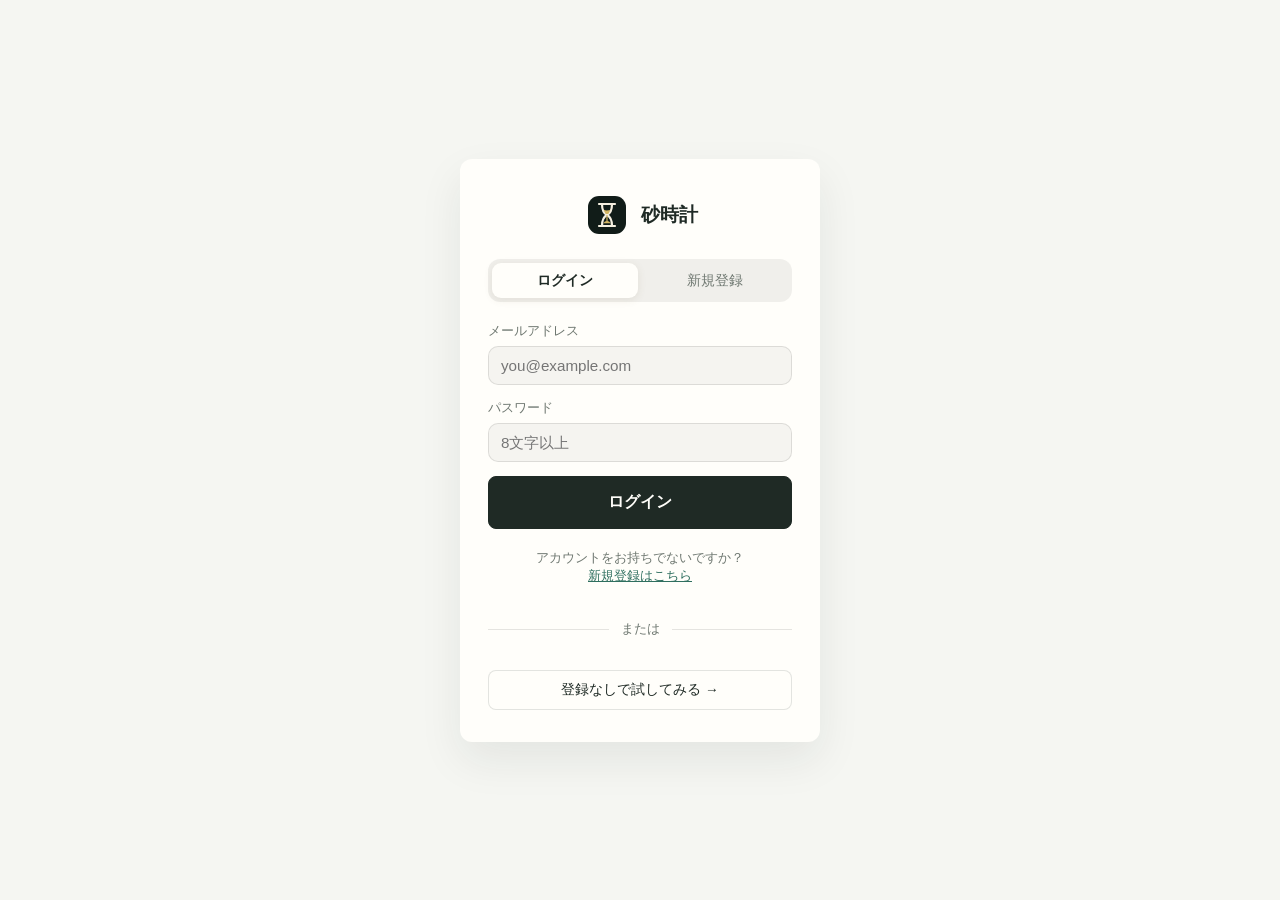
<file: index.html>
<!DOCTYPE html>
<html lang="ja">
  <head>
    <meta charset="UTF-8" />
    <meta name="viewport" content="width=device-width, initial-scale=1.0, maximum-scale=1, viewport-fit=cover" />
    <meta name="theme-color" content="#f5f6f2" />
    <title>砂時計</title>
    <script>
      try {
        const rawState = localStorage.getItem("streakgarden-state-v1");
        const hasLocalState = rawState || localStorage.getItem("tomosu-state-v1");
        const hasCachedSession = localStorage.getItem("streakbonsai-auth-v1");
        const isGuest = localStorage.getItem("sb-guest-v1") === "1";
        // 実行中セッションがあるときは認証チェックの画面で覆わない。
        // タイマーが動いているのに砂時計が見えない状態を作らないため。
        let hasRunningSession = false;
        try { hasRunningSession = Boolean(JSON.parse(rawState || "null")?.activeSession); } catch (_) {}
        if (hasLocalState && (hasCachedSession || isGuest || hasRunningSession)) {
          document.documentElement.classList.add("resume-cached");
        }
      } catch (_) {}
    </script>
    <link rel="icon" type="image/svg+xml" href="./hourglass-favicon.svg" />
    <link rel="stylesheet" href="./styles.css?v=20260906c" />
    <style>
      .auth-overlay {
        position: fixed !important;
        inset: 0 !important;
        z-index: 9999 !important;
        display: flex !important;
        align-items: center;
        justify-content: center;
        background: var(--bg, #f2e9d8);
        padding: 24px;
      }
      .auth-overlay[hidden] { display: none !important; }
      .resume-cached .auth-overlay[data-auth-state="checking"] { display: none !important; }
      .auth-card {
        background: var(--surface, rgba(255,253,246,0.96));
        border-radius: 26px;
        box-shadow: 0 18px 44px rgba(110,85,50,0.13);
        padding: 32px 28px;
        width: 100%;
        max-width: 360px;
        display: flex;
        flex-direction: column;
        gap: 20px;
      }
      .auth-logo { display: flex; align-items: center; gap: 10px; justify-content: center; }
      .auth-logo__name { font-size: 1.2rem; font-weight: 700; color: var(--ink, #2c2820); letter-spacing: .03em; }
      .auth-tabs { display: flex; gap: 4px; background: rgba(0,0,0,.06); border-radius: 12px; padding: 4px; }
      .auth-tab { flex: 1; background: none; border: none; border-radius: 9px; padding: 8px 0; font-size: .88rem; color: var(--muted, #7e7265); cursor: pointer; transition: background .15s, color .15s; }
      .auth-tab.is-active { background: var(--surface, #fff); color: var(--ink, #2c2820); font-weight: 600; box-shadow: 0 2px 8px rgba(110,85,50,.1); }
      .auth-form { display: flex; flex-direction: column; gap: 14px; }
      .field { display: flex; flex-direction: column; gap: 6px; }
      .field__label { font-size: .82rem; color: var(--muted, #7e7265); font-weight: 500; }
      .field__input { background: rgba(0,0,0,.04); border: 1.5px solid rgba(0,0,0,.1); border-radius: 10px; padding: 10px 12px; font-size: .95rem; color: var(--ink, #2c2820); outline: none; font-family: inherit; }
      .field__input:focus { border-color: var(--accent, #c75e33); }
      .auth-error { font-size: .83rem; color: var(--danger, #b04040); text-align: center; margin: 0; line-height: 1.4; }
      .auth-hint { font-size: .82rem; color: var(--muted, #7e7265); text-align: center; margin: 0; }
      .auth-switch { background: none; border: none; color: var(--accent, #c75e33); cursor: pointer; font-size: inherit; padding: 0; text-decoration: underline; font-family: inherit; }
      .auth-loading { display:flex; align-items:center; justify-content:center; margin:10px 0; }
      .auth-spinner { width:26px; height:26px; border:2.5px solid rgba(126,114,101,0.2); border-top-color:var(--muted,#7e7265); border-radius:50%; animation:spin .75s linear infinite; }
      @keyframes spin { to { transform:rotate(360deg); } }
      .auth-submit { width: 100%; }
      .auth-status {
        display: flex;
        align-items: center;
        justify-content: center;
        gap: 10px;
        color: var(--muted, #7e7265);
        font-size: .86rem;
        text-align: center;
        margin: 0;
      }
      .auth-overlay[data-auth-state="checking"] .auth-tabs,
      .auth-overlay[data-auth-state="checking"] .auth-form,
      .auth-overlay[data-auth-state="checking"] .auth-hint,
      .auth-overlay[data-auth-state="checking"] .auth-guest-sep,
      .auth-overlay[data-auth-state="checking"] .auth-guest-btn {
        display: none !important;
      }
      .auth-overlay[data-auth-state="ready"] .auth-status {
        display: none !important;
      }
    </style>
  </head>
  <body>
    <div class="app-shell">
      <div class="ambient ambient--left" aria-hidden="true"></div>
      <div class="ambient ambient--right" aria-hidden="true"></div>

      <div class="device-frame">
        <header class="topbar">
          <div class="topbar__brand">
            <span class="brand-chip">砂時計</span>
            <p class="topbar__date" id="today-label"></p>
          </div>
          <button
            type="button"
            class="ghost-button"
            id="setup-shortcut"
            data-action="open-setup"
          >
            設定
          </button>
        </header>

        <div class="guest-banner" id="guest-banner" hidden>
          <span class="guest-banner__text">端末保存中</span>
          <button type="button" class="guest-banner__btn" onclick="showAuthFromBanner()">保存</button>
          <button type="button" class="guest-banner__close" onclick="dismissGuestBanner()" aria-label="閉じる">✕</button>
        </div>

        <main class="screen-frame" id="screen-root" aria-live="polite"></main>

        <nav class="tabbar" id="bottom-nav" aria-label="主要画面">
          <button type="button" class="tabbar__item" data-action="navigate" data-view="today">
            <svg class="tabbar__icon" viewBox="0 0 24 24" aria-hidden="true" fill="currentColor">
              <circle cx="12" cy="12" r="4.5"/>
              <rect x="11" y="1" width="2" height="3" rx="1"/>
              <rect x="11" y="20" width="2" height="3" rx="1"/>
              <rect x="1" y="11" width="3" height="2" rx="1"/>
              <rect x="20" y="11" width="3" height="2" rx="1"/>
              <rect x="4.22" y="4.93" width="2" height="3" rx="1" transform="rotate(-45 4.22 4.93)"/>
              <rect x="17.66" y="4.93" width="2" height="3" rx="1" transform="rotate(45 17.66 4.93)"/>
              <rect x="4.22" y="18.36" width="2" height="3" rx="1" transform="rotate(45 4.22 18.36)"/>
              <rect x="17.66" y="18.36" width="2" height="3" rx="1" transform="rotate(-45 17.66 18.36)"/>
            </svg>
            <span>Today</span>
          </button>
          <button type="button" class="tabbar__item" data-action="navigate" data-view="review">
            <svg class="tabbar__icon" viewBox="0 0 24 24" aria-hidden="true" fill="currentColor">
              <rect x="3" y="13" width="4" height="8" rx="1"/>
              <rect x="10" y="7" width="4" height="14" rx="1"/>
              <rect x="17" y="3" width="4" height="18" rx="1"/>
            </svg>
            <span>Review</span>
          </button>
        </nav>
      </div>
    </div>

    <div class="sheet" id="session-sheet" hidden></div>
    <div class="toast" id="toast" hidden></div>

    <div class="auth-overlay" id="auth-overlay" data-auth-state="checking">
  <div class="auth-card">
    <div class="auth-logo">
      <svg viewBox="0 0 48 48" width="48" height="48" aria-hidden="true">
        <rect x="5" y="5" width="38" height="38" rx="11" fill="#111c18"/>
        <path d="M16 13H32M16 35H32M19 13C19 20 22 23 24 24C22 25 19 28 19 35M29 13C29 20 26 23 24 24C26 25 29 28 29 35" fill="none" stroke="#f5efe0" stroke-width="2.2" stroke-linecap="round" stroke-linejoin="round"/>
        <path d="M20.4 18.6C22.2 19.8 25.8 19.8 27.6 18.6L25.3 23H22.7L20.4 18.6Z" fill="#d5b764"/>
        <path d="M24 24.6V30.2" stroke="#d5b764" stroke-width="1.2" stroke-linecap="round"/>
        <path d="M20.5 32.2C22.1 29.2 25.9 29.2 27.5 32.2H20.5Z" fill="#d5b764"/>
      </svg>
      <span class="auth-logo__name">砂時計</span>
    </div>

    <p class="auth-status" id="auth-status">
      <span class="auth-spinner" aria-hidden="true"></span>
      起動中
    </p>

    <div class="auth-tabs" id="auth-tabs">
      <button type="button" class="auth-tab is-active" data-auth-tab="login">ログイン</button>
      <button type="button" class="auth-tab" data-auth-tab="signup">新規登録</button>
    </div>

    <form class="auth-form" id="auth-form" autocomplete="on">
      <div class="field">
        <label class="field__label" for="auth-email">メールアドレス</label>
        <input class="field__input" type="email" id="auth-email" name="email" required autocomplete="email" placeholder="you@example.com" />
      </div>
      <div class="field">
        <label class="field__label" for="auth-password">パスワード</label>
        <input class="field__input" type="password" id="auth-password" name="password" required autocomplete="current-password" placeholder="8文字以上" minlength="8" />
      </div>
      <p class="auth-error" id="auth-error" hidden></p>
      <button type="submit" class="action-button action-button--primary auth-submit" id="auth-submit">ログイン</button>
    </form>

    <p class="auth-hint" id="auth-hint">
      アカウントをお持ちでないですか？
      <button type="button" class="auth-switch" id="auth-switch-btn">新規登録はこちら</button>
    </p>

    <div class="auth-loading" id="auth-loading" hidden><div class="auth-spinner"></div></div>
      <div class="auth-guest-sep"><span>または</span></div>
      <button type="button" class="auth-guest-btn" id="auth-guest-btn">登録なしで試してみる →</button>
  </div>
</div>

    <script src="./supabase.js"></script>
    <script src="./app.js?v=20260906c"></script>
  </body>
</html>
</file>
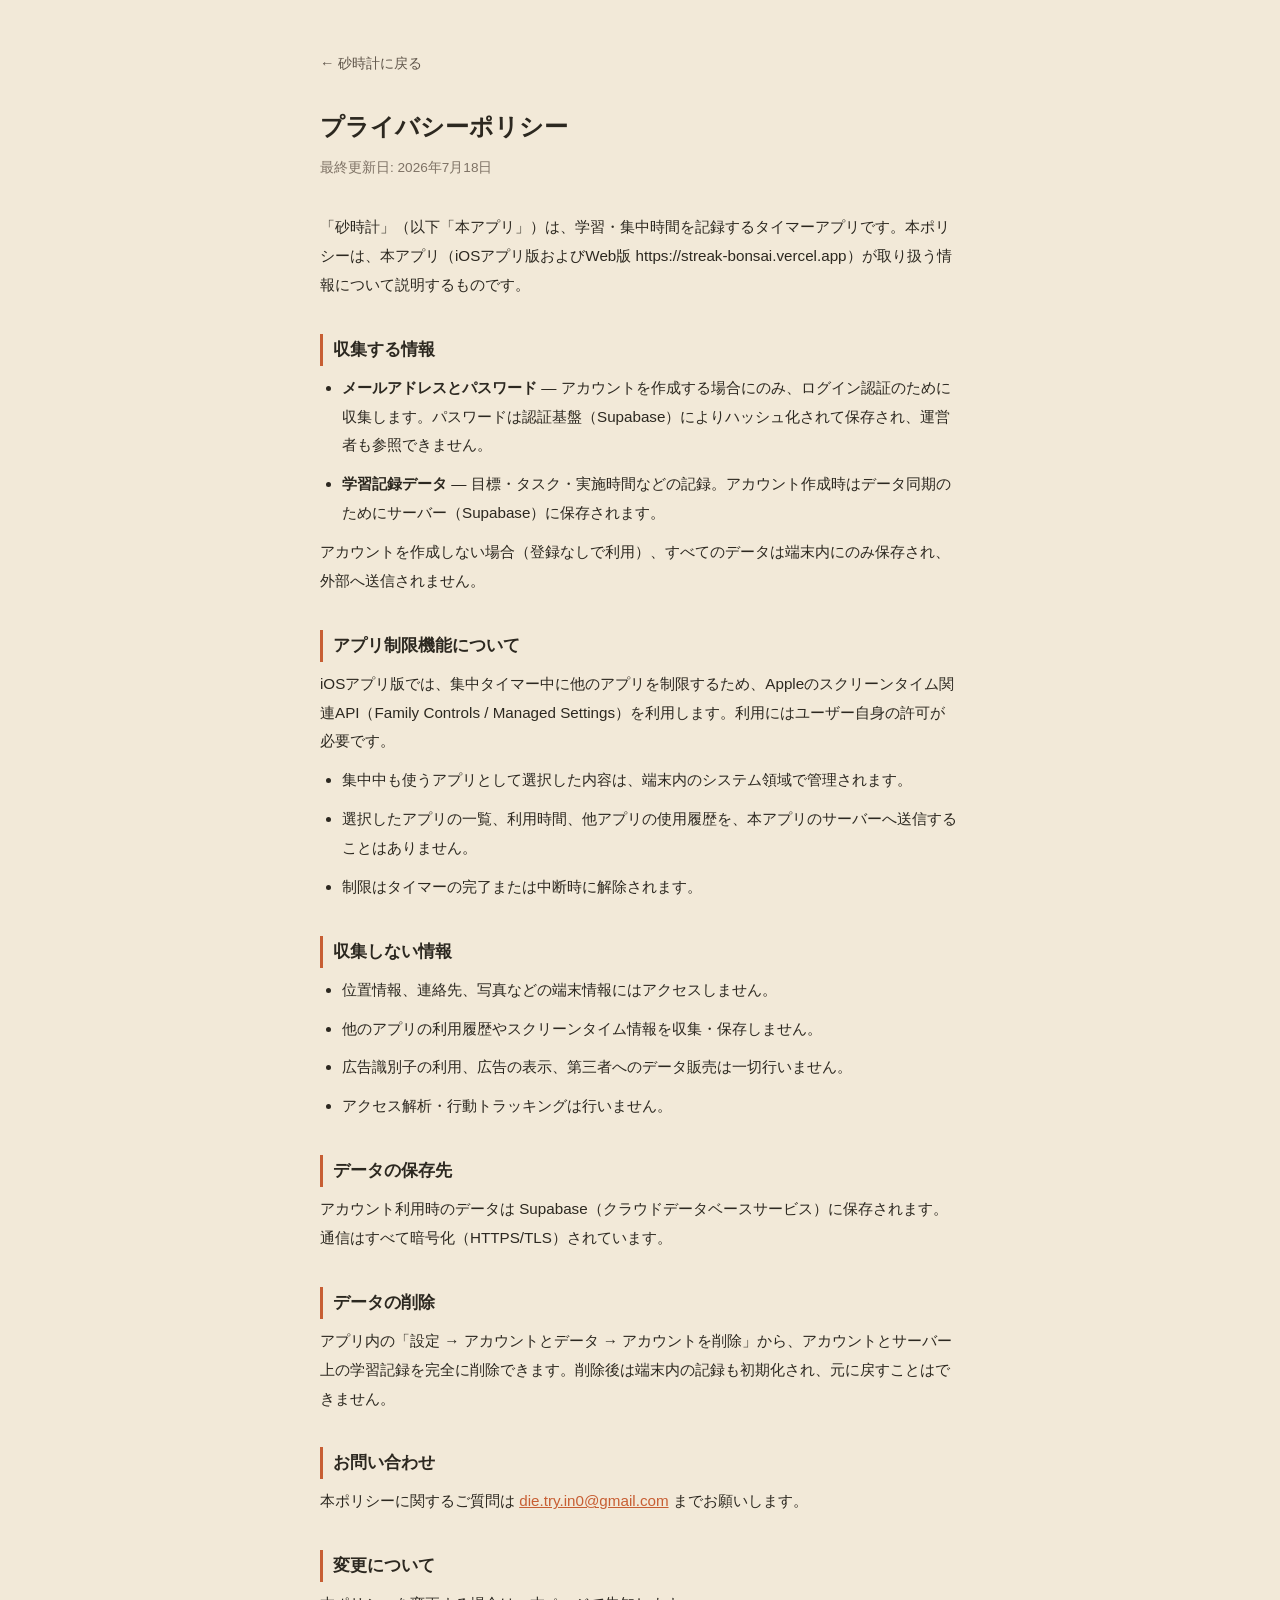
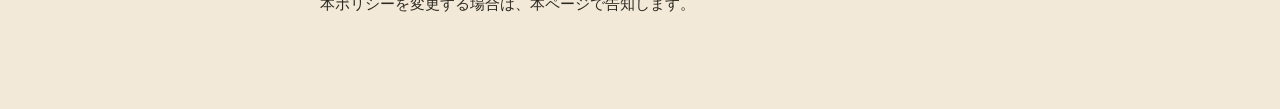
<file: privacy.html>
<!DOCTYPE html>
<html lang="ja">
<head>
  <meta charset="UTF-8" />
  <meta name="viewport" content="width=device-width, initial-scale=1.0" />
  <title>プライバシーポリシー — 砂時計</title>
  <link rel="icon" type="image/svg+xml" href="./hourglass-favicon.svg" />
  <style>
    body {
      margin: 0;
      background: #f2e9d8;
      color: #2c2820;
      font-family: "Hiragino Sans", "BIZ UDPGothic", "Yu Gothic UI", sans-serif;
      line-height: 1.9;
    }
    main {
      max-width: 640px;
      margin: 0 auto;
      padding: 48px 24px 80px;
    }
    h1 { font-size: 1.5rem; margin: 0 0 6px; }
    .updated { color: #7e7265; font-size: 0.85rem; margin: 0 0 32px; }
    h2 { font-size: 1.05rem; margin: 34px 0 8px; border-left: 3px solid #c75e33; padding-left: 10px; }
    p, li { font-size: 0.95rem; margin: 0 0 10px; }
    ul { padding-left: 22px; margin: 0 0 10px; }
    a { color: #c75e33; }
    .back-link {
      display: inline-flex;
      align-items: center;
      min-height: 44px;
      margin: -8px 0 18px;
      color: #5f554a;
      font-size: 0.9rem;
      text-decoration: none;
    }
  </style>
</head>
<body>
  <main>
    <a class="back-link" href="./index.html" id="back-to-app">&#8592; 砂時計に戻る</a>
    <h1>プライバシーポリシー</h1>
    <p class="updated">最終更新日: 2026年7月18日</p>

    <p>「砂時計」（以下「本アプリ」）は、学習・集中時間を記録するタイマーアプリです。本ポリシーは、本アプリ（iOSアプリ版およびWeb版 https://streak-bonsai.vercel.app）が取り扱う情報について説明するものです。</p>

    <h2>収集する情報</h2>
    <ul>
      <li><strong>メールアドレスとパスワード</strong> — アカウントを作成する場合にのみ、ログイン認証のために収集します。パスワードは認証基盤（Supabase）によりハッシュ化されて保存され、運営者も参照できません。</li>
      <li><strong>学習記録データ</strong> — 目標・タスク・実施時間などの記録。アカウント作成時はデータ同期のためにサーバー（Supabase）に保存されます。</li>
    </ul>
    <p>アカウントを作成しない場合（登録なしで利用）、すべてのデータは端末内にのみ保存され、外部へ送信されません。</p>

    <h2>アプリ制限機能について</h2>
    <p>iOSアプリ版では、集中タイマー中に他のアプリを制限するため、Appleのスクリーンタイム関連API（Family Controls / Managed Settings）を利用します。利用にはユーザー自身の許可が必要です。</p>
    <ul>
      <li>集中中も使うアプリとして選択した内容は、端末内のシステム領域で管理されます。</li>
      <li>選択したアプリの一覧、利用時間、他アプリの使用履歴を、本アプリのサーバーへ送信することはありません。</li>
      <li>制限はタイマーの完了または中断時に解除されます。</li>
    </ul>

    <h2>収集しない情報</h2>
    <ul>
      <li>位置情報、連絡先、写真などの端末情報にはアクセスしません。</li>
      <li>他のアプリの利用履歴やスクリーンタイム情報を収集・保存しません。</li>
      <li>広告識別子の利用、広告の表示、第三者へのデータ販売は一切行いません。</li>
      <li>アクセス解析・行動トラッキングは行いません。</li>
    </ul>

    <h2>データの保存先</h2>
    <p>アカウント利用時のデータは Supabase（クラウドデータベースサービス）に保存されます。通信はすべて暗号化（HTTPS/TLS）されています。</p>

    <h2>データの削除</h2>
    <p>アプリ内の「設定 → アカウントとデータ → アカウントを削除」から、アカウントとサーバー上の学習記録を完全に削除できます。削除後は端末内の記録も初期化され、元に戻すことはできません。</p>

    <h2>お問い合わせ</h2>
    <p>本ポリシーに関するご質問は <a href="mailto:die.try.in0@gmail.com">die.try.in0@gmail.com</a> までお願いします。</p>

    <h2>変更について</h2>
    <p>本ポリシーを変更する場合は、本ページで告知します。</p>
  </main>
  <script>
    document.getElementById("back-to-app").addEventListener("click", (event) => {
      if (!document.referrer) return;

      try {
        if (new URL(document.referrer).origin === window.location.origin) {
          event.preventDefault();
          window.history.back();
        }
      } catch (_) {}
    });
  </script>
</body>
</html>
</file>
<file: styles.css>
:root {
  --bg: #f2e9d8;
  --surface: rgba(255, 253, 246, 0.92);
  --ink: #2c2820;
  --muted: #7e7265;
  --accent: #c75e33;
  --sage: #4e7a65;
  --gold: #c49030;
  --blue: #4c6e88;
  --danger: #b04040;
  --shadow: 0 18px 44px rgba(110, 85, 50, 0.1);
  --shadow-sm: 0 6px 16px rgba(110, 85, 50, 0.07);
  --shadow-card: 0 2px 0 rgba(255, 255, 255, 0.84) inset, 0 14px 32px rgba(110, 85, 50, 0.07), 0 3px 8px rgba(110, 85, 50, 0.04);
  --radius-xl: 32px;
  --radius-lg: 26px;
  --radius-md: 18px;
}

* {
  box-sizing: border-box;
}

[hidden] {
  display: none !important;
}

html,
body {
  min-height: 100%;
}

body {
  margin: 0;
  color: var(--ink);
  font-family: "BIZ UDPGothic", "Hiragino Sans", "Yu Gothic UI", sans-serif;
  background:
    radial-gradient(circle at 12% 18%, rgba(255, 247, 210, 0.8), transparent 24%),
    radial-gradient(circle at 82% 12%, rgba(212, 231, 221, 0.9), transparent 20%),
    linear-gradient(180deg, #f8f2e8 0%, #ecdfc8 100%);
}

button,
input,
textarea {
  font: inherit;
}

button {
  border: 0;
  background: none;
  color: inherit;
}

.app-shell {
  min-height: 100dvh;
  display: flex;
  justify-content: center;
  align-items: stretch;
  padding: 16px;
  position: relative;
  overflow: hidden;
}

.ambient {
  position: absolute;
  width: 340px;
  height: 340px;
  border-radius: 50%;
  opacity: 0.5;
  pointer-events: none;
}

.ambient--left {
  left: -90px;
  top: 15vh;
  background: radial-gradient(circle, rgba(241, 211, 188, 0.96) 0%, rgba(241, 211, 188, 0) 70%);
}

.ambient--right {
  right: -80px;
  top: 6vh;
  background: radial-gradient(circle, rgba(203, 221, 212, 0.9) 0%, rgba(203, 221, 212, 0) 70%);
}

.device-frame {
  width: min(100%, 430px);
  height: calc(100dvh - 32px);
  min-height: 600px;
  display: flex;
  flex-direction: column;
  position: relative;
  border: 1px solid rgba(255, 255, 255, 0.68);
  border-radius: 36px;
  background: linear-gradient(180deg, #fffefb 0%, #fdf7ee 100%);
  box-shadow:
    0 0 0 1px rgba(50, 38, 26, 0.07),
    var(--shadow),
    inset 0 1px 0 rgba(255, 255, 255, 0.9);
  overflow: hidden;
}

.topbar {
  padding: 38px 22px 10px;
  display: flex;
  align-items: center;
  justify-content: space-between;
  gap: 12px;
}

.topbar__brand {
  display: grid;
  gap: 6px;
}

.brand-chip {
  width: fit-content;
  padding: 7px 12px;
  border-radius: 999px;
  background: rgba(255, 252, 247, 0.74);
  border: 1px solid rgba(34, 32, 29, 0.08);
  color: var(--muted);
  font-size: 0.76rem;
  letter-spacing: 0.14em;
  text-transform: uppercase;
}

.topbar__date {
  margin: 0;
  font-size: 0.88rem;
  color: var(--muted);
}

.ghost-button {
  padding: 10px 16px;
  border-radius: 999px;
  border: 1px solid rgba(255, 255, 255, 0.72);
  background: linear-gradient(160deg, rgba(255, 253, 249, 0.88), rgba(252, 247, 241, 0.82));
  box-shadow:
    inset 0 1px 0 rgba(255, 255, 255, 0.88),
    0 4px 12px rgba(50, 38, 26, 0.06);
  font-weight: 700;
  transition: box-shadow 0.18s ease, border-color 0.18s ease;
}

.screen-frame {
  flex: 1;
  overflow-y: auto;
  min-height: 0;
  padding: 0 18px 18px;
  scroll-behavior: smooth;
}

.screen-frame.is-setup {
  padding-bottom: 28px;
}

.screen {
  display: grid;
  gap: 16px;
  padding-bottom: 18px;
}

.screen--today {
  gap: 18px;
  padding-top: 6px;
}

.screen--today-minimal {
  padding-top: 18px;
}

.screen--setup {
  gap: 18px;
  padding-top: 8px;
}

@keyframes screen-in {
  from {
    opacity: 0;
    transform: translateY(16px);
  }
  to {
    opacity: 1;
    transform: translateY(0);
  }
}

.hero {
  display: grid;
  gap: 10px;
}

.hero__sticky {
  position: sticky;
  top: 0;
  z-index: 8;
  display: grid;
  gap: 8px;
  padding: 12px 4px 10px;
  margin: -2px -4px 0;
  background: linear-gradient(180deg, rgba(255, 250, 244, 0.99) 0%, rgba(255, 248, 240, 0.96) 82%, rgba(255, 248, 240, 0) 100%);
}

.hero__body {
  display: grid;
  gap: 8px;
  padding: 0 4px;
}

.hero__eyebrow {
  margin: 0;
  color: var(--accent);
  font-size: 0.78rem;
  letter-spacing: 0.12em;
  text-transform: uppercase;
}

.hero__title {
  margin: 0;
  font-size: clamp(1.95rem, 7vw, 2.5rem);
  line-height: 1.02;
  letter-spacing: -0.04em;
}

.hero__subtitle {
  margin: 0;
  color: var(--muted);
  line-height: 1.65;
}

.hero__context {
  margin: 0;
  width: fit-content;
  max-width: 100%;
  padding: 8px 12px;
  border-radius: 16px;
  background: rgba(96, 121, 111, 0.1);
  color: var(--sage);
  font-size: 0.88rem;
  font-weight: 700;
  line-height: 1.5;
}

.goal-selector {
  position: relative;
  display: grid;
  gap: 8px;
}

.goal-selector summary {
  display: flex;
  align-items: center;
  justify-content: space-between;
  gap: 10px;
  cursor: pointer;
  list-style: none;
}

.goal-selector summary::-webkit-details-marker {
  display: none;
}

.goal-selector__current {
  flex: 1;
  min-width: 0;
  overflow-wrap: anywhere;
}

.goal-selector__button,
.goal-selector__option {
  transition:
    transform 0.2s ease,
    border-color 0.2s ease,
    background 0.2s ease,
    box-shadow 0.2s ease;
}

.goal-selector__button {
  flex: none;
  display: inline-flex;
  align-items: center;
  gap: 6px;
  padding: 8px 11px;
  border-radius: 999px;
  border: 1px solid rgba(34, 32, 29, 0.12);
  background: rgba(255, 251, 245, 0.88);
  color: var(--ink);
  font-size: 0.8rem;
  font-weight: 800;
  line-height: 1;
}

.goal-selector__button::after {
  content: "▾";
  font-size: 0.68rem;
  color: var(--accent);
}

.goal-selector[open] .goal-selector__button {
  border-color: rgba(203, 95, 55, 0.28);
  background: rgba(255, 245, 238, 0.94);
}

.goal-selector[open] .goal-selector__button::after {
  content: "▴";
}

.goal-selector__body {
  position: absolute;
  top: calc(100% + 6px);
  left: 0;
  right: 0;
  z-index: 12;
  display: grid;
  gap: 6px;
  padding: 8px;
  border-radius: 18px;
  border: 1px solid rgba(34, 32, 29, 0.08);
  background: rgba(255, 251, 245, 0.98);
  box-shadow: 0 12px 24px rgba(57, 45, 32, 0.1);
}

.goal-selector:not([open]) .goal-selector__body {
  display: none;
}

.goal-selector__option {
  width: 100%;
  display: flex;
  align-items: center;
  justify-content: flex-start;
  gap: 10px;
  padding: 10px 12px;
  border-radius: 14px;
  border: 1px solid rgba(34, 32, 29, 0.08);
  /* 左ボーダーは目標ごとの固有色（インラインで色指定） */
  border-left-width: 3px;
  border-left-color: rgba(34, 32, 29, 0.2);
  background: rgba(255, 251, 245, 0.86);
  color: var(--ink);
  text-align: left;
  cursor: pointer;
}

/* 目標ごとの識別色ドット */
.goal-selector__dot {
  display: inline-block;
  flex: none;
  width: 10px;
  height: 10px;
  border-radius: 50%;
  vertical-align: middle;
  box-shadow: 0 0 0 2px rgba(255, 255, 255, 0.55);
}

.goal-selector__current .goal-selector__dot {
  margin-right: 7px;
  position: relative;
  top: -1px;
}

.goal-selector__option-title {
  min-width: 0;
  color: var(--ink);
  font-weight: 700;
  font-size: 0.92rem;
  line-height: 1.4;
  overflow-wrap: anywhere;
}

.goal-selector__option-state {
  flex: none;
  margin-left: auto;
  color: var(--muted);
  font-size: 0.76rem;
  font-weight: 800;
  white-space: nowrap;
}

.goal-selector__option.is-active,
.goal-selector__option:disabled {
  cursor: default;
}

.goal-selector__option.is-active .goal-selector__option-state,
.goal-selector__option:disabled .goal-selector__option-state {
  color: var(--sage);
}

.hero__accent {
  width: 88px;
  height: 6px;
  border-radius: 999px;
  background: linear-gradient(90deg, var(--accent), #eca07c);
}

.focus-launch {
  position: relative;
  overflow: hidden;
  display: grid;
  gap: 16px;
  padding: 24px;
  border-radius: 36px;
  background:
    radial-gradient(circle at 88% 12%, rgba(255, 248, 190, 0.36), transparent 30%),
    radial-gradient(circle at 10% 88%, rgba(58, 105, 80, 0.38), transparent 28%),
    linear-gradient(160deg, #72c4a0 0%, #58ac88 45%, #469672 100%);
  color: #f4faf6;
  border: 1px solid rgba(255, 255, 255, 0.22);
  box-shadow:
    inset 0 1px 0 rgba(255, 255, 255, 0.28),
    0 22px 48px rgba(50, 100, 75, 0.22),
    0 6px 16px rgba(50, 100, 75, 0.12);
}

.focus-launch__halo {
  position: absolute;
  right: -34px;
  top: 28px;
  width: 180px;
  height: 180px;
  border-radius: 50%;
  background: radial-gradient(circle, rgba(242, 229, 171, 0.36) 0%, rgba(242, 229, 171, 0) 72%);
  pointer-events: none;
}

.focus-launch__status {
  position: relative;
  z-index: 1;
}

.focus-launch__status .muted,
.focus-launch__foot,
.focus-launch__copy,
.focus-launch__mission-label,
.focus-launch__mission p {
  color: rgba(246, 248, 242, 0.84);
}

.focus-launch .status-badge {
  background: rgba(255, 255, 255, 0.16);
  color: #f8fbf5;
}

.focus-launch .status-badge--accent {
  background: rgba(252, 237, 183, 0.26);
  color: #fff5cd;
}

.focus-launch .status-badge--done {
  background: rgba(216, 236, 225, 0.2);
  color: #eef8f2;
}

.focus-launch .status-badge--danger {
  background: rgba(255, 217, 210, 0.2);
  color: #fff0ed;
}

.focus-launch__goal-block,
.focus-launch__mission,
.focus-launch__plan-block,
.focus-launch__selected-plan,
.focus-chip-row,
.focus-launch__actions,
.focus-launch__foot {
  position: relative;
  z-index: 1;
}

.focus-goal-list {
  display: grid;
  gap: 16px;
}

.focus-launch--stacked {
  padding: 18px 20px;
  border-radius: 30px;
  box-shadow: 0 18px 34px rgba(62, 92, 80, 0.18);
}

.focus-launch__goal-meta {
  position: relative;
  z-index: 1;
  display: flex;
  align-items: flex-start;
  justify-content: space-between;
  gap: 10px;
  flex-wrap: wrap;
}

.focus-launch__status-row {
  display: flex;
  gap: 8px;
  align-items: center;
  flex-wrap: wrap;
}

.focus-launch__goal-deadline {
  color: rgba(246, 248, 242, 0.78);
  font-size: 0.8rem;
}


.focus-launch.is-active-goal {
  cursor: default;
}

.focus-launch.is-pending-goal {
  background:
    radial-gradient(circle at 82% 14%, rgba(255, 240, 220, 0.32), transparent 24%),
    linear-gradient(160deg, #c8887e 0%, #b06c62 100%);
  box-shadow:
    inset 0 1px 0 rgba(255, 255, 255, 0.24),
    0 18px 40px rgba(160, 90, 80, 0.2);
}

.focus-launch.is-inactive-goal {
  cursor: pointer;
  background:
    radial-gradient(circle at 82% 14%, rgba(255, 255, 255, 0.18), transparent 24%),
    linear-gradient(160deg, #adb8b2 0%, #94a09a 100%);
  box-shadow: 0 14px 26px rgba(100, 112, 106, 0.14);
}

.focus-launch.is-inactive-goal.is-pending-goal {
  background:
    radial-gradient(circle at 82% 14%, rgba(255, 240, 234, 0.22), transparent 24%),
    linear-gradient(160deg, #c4a89e 0%, #ac8e86 100%);
  box-shadow: 0 14px 26px rgba(148, 108, 100, 0.16);
}

.focus-launch.is-inactive-goal .focus-launch__halo {
  opacity: 0.35;
}

.focus-launch.is-inactive-goal .status-badge {
  background: rgba(255, 255, 255, 0.22);
  color: rgba(255, 250, 244, 0.94);
}

.focus-launch.is-inactive-goal .focus-launch__goal-deadline,
.focus-launch.is-inactive-goal .focus-plan-button__meta {
  color: rgba(255, 250, 244, 0.72);
}

.focus-launch.is-inactive-goal .focus-plan-button {
  background: rgba(255, 255, 255, 0.18);
  border-color: rgba(255, 255, 255, 0.14);
}

.focus-launch.is-inactive-goal .focus-plan-button.is-active {
  background: rgba(255, 255, 255, 0.18);
  border-color: rgba(255, 255, 255, 0.14);
  box-shadow: none;
  color: #f6f8f2;
}

.focus-launch.is-inactive-goal .focus-plan-button.is-active .focus-plan-button__meta {
  color: rgba(255, 250, 244, 0.72);
}

.focus-launch__goal-block {
  display: grid;
  gap: 10px;
}

.focus-launch__label {
  margin: 0;
  font-size: 0.78rem;
  letter-spacing: 0.16em;
  text-transform: uppercase;
}

.focus-launch__goal {
  margin: 0;
  font-size: clamp(2rem, 8vw, 2.9rem);
  line-height: 1.08;
  letter-spacing: -0.05em;
}

.focus-launch--minimal {
  gap: 14px;
  padding: 18px 20px 20px;
  align-content: start;
}

.focus-launch--minimal .focus-launch__goal,
.focus-launch--minimal .focus-plan-row {
  position: relative;
  z-index: 1;
}

.focus-launch--minimal .focus-plan-row {
  gap: 8px;
}

.focus-launch__goal--solo {
  font-size: clamp(1.34rem, 5.4vw, 1.95rem);
  line-height: 1.12;
  letter-spacing: -0.025em;
  overflow-wrap: anywhere;
}

.focus-launch--minimal .focus-plan-button {
  min-height: 68px;
}

.focus-launch__copy {
  margin: 0;
  line-height: 1.6;
}

.focus-launch__mission {
  display: grid;
  gap: 8px;
  padding: 16px 18px;
  border-radius: 22px;
  background: rgba(255, 255, 255, 0.16);
  border: 1px solid rgba(255, 255, 255, 0.22);
  box-shadow: inset 0 1px 0 rgba(255, 255, 255, 0.18);
}

.focus-launch__mission-label {
  font-size: 0.8rem;
  letter-spacing: 0.1em;
  text-transform: uppercase;
}

.focus-launch__mission strong {
  font-size: 1.08rem;
  line-height: 1.5;
}

.focus-launch__mission p,
.focus-launch__foot,
.focus-launch__plan-copy {
  margin: 0;
  line-height: 1.6;
}

.focus-launch__plan-block,
.focus-launch__selected-plan {
  display: grid;
  gap: 12px;
}

.focus-launch__plan-head {
  display: flex;
  justify-content: space-between;
  gap: 10px;
  align-items: center;
  flex-wrap: wrap;
}

.focus-launch__plan-recommend {
  color: rgba(246, 248, 242, 0.8);
  font-size: 0.82rem;
  font-weight: 700;
}

.focus-plan-row {
  grid-template-columns: repeat(3, minmax(0, 1fr));
  gap: 10px;
}

.focus-plan-button {
  display: grid;
  gap: 4px;
  min-height: 68px;
  padding: 12px 10px;
  align-content: center;
  background: rgba(255, 255, 255, 0.13);
  border: 1px solid rgba(255, 255, 255, 0.16);
  border-radius: var(--radius-md);
  color: rgba(246, 249, 243, 0.92);
}

.focus-plan-button.is-active {
  background: linear-gradient(160deg, rgba(255, 251, 243, 0.98), rgba(240, 248, 244, 0.97));
  border-color: rgba(255, 255, 255, 0.5);
  box-shadow:
    inset 0 1px 0 rgba(255, 255, 255, 0.9),
    0 14px 30px rgba(36, 62, 50, 0.2);
  color: #2a4a3c;
}

.focus-plan-button__label {
  font-size: 0.92rem;
  font-weight: 800;
}

.focus-plan-button__meta {
  color: rgba(246, 248, 242, 0.76);
  font-size: 0.72rem;
  line-height: 1.22;
}

.focus-plan-button.is-active .focus-plan-button__meta {
  color: rgba(49, 81, 67, 0.72);
}

.focus-launch__foot--sub {
  font-size: 0.92rem;
  color: rgba(246, 248, 242, 0.72);
}

.focus-chip-row {
  display: flex;
  gap: 10px;
  flex-wrap: wrap;
}

.focus-chip {
  display: inline-flex;
  align-items: center;
  padding: 9px 12px;
  border-radius: 999px;
  background: rgba(255, 255, 255, 0.15);
  border: 1px solid rgba(255, 255, 255, 0.18);
  color: #f6f8f2;
  font-weight: 700;
  font-size: 0.88rem;
}

.focus-launch__actions {
  display: grid;
  gap: 10px;
}

.action-button--launch {
  background: linear-gradient(160deg, rgba(255, 252, 244, 0.99), rgba(240, 250, 245, 0.98));
  color: #224438;
  border-color: rgba(255, 255, 255, 0.55);
  box-shadow:
    inset 0 1px 0 rgba(255, 255, 255, 0.9),
    0 16px 36px rgba(36, 62, 50, 0.22),
    0 4px 10px rgba(36, 62, 50, 0.12);
  font-size: 1.06rem;
  letter-spacing: 0.01em;
}

.soft-button--launch {
  background: rgba(255, 255, 255, 0.13);
  border: 1px solid rgba(255, 255, 255, 0.18);
  color: rgba(246, 249, 243, 0.9);
}

.banner,
.panel,
.metric-card,
.plan-card,
.log-pill,
.mode-button,
.soft-button,
.action-button,
.pill-button,
.chip,
.tabbar,
.tabbar__item {
  transition:
    transform 0.2s ease,
    border-color 0.2s ease,
    background 0.2s ease,
    box-shadow 0.2s ease;
}

.banner {
  display: flex;
  gap: 10px;
  align-items: flex-start;
  padding: 14px 16px;
  border-radius: var(--radius-md);
  background: linear-gradient(135deg, rgba(243, 213, 198, 0.9), rgba(255, 248, 241, 0.92));
  border: 1px solid rgba(203, 95, 55, 0.18);
}

.banner--focus {
  background: linear-gradient(135deg, rgba(255, 246, 235, 0.96), rgba(255, 238, 226, 0.92));
  border-color: rgba(203, 95, 55, 0.24);
}

.banner strong {
  display: block;
  margin-bottom: 4px;
}

.banner__actions {
  margin-top: 10px;
}

.banner__dot {
  width: 10px;
  height: 10px;
  margin-top: 6px;
  border-radius: 50%;
  background: var(--accent);
  flex: none;
}

.panel {
  padding: 20px;
  border-radius: var(--radius-lg);
  background: var(--surface);
  border: 1px solid rgba(255, 255, 255, 0.72);
  box-shadow: var(--shadow-card);
}

.panel--warm {
  background:
    linear-gradient(150deg, rgba(255, 250, 244, 0.97) 0%, rgba(250, 238, 225, 0.92) 100%);
  border-color: rgba(255, 255, 255, 0.78);
}

.panel--cool {
  background:
    linear-gradient(150deg, rgba(248, 253, 255, 0.96) 0%, rgba(235, 246, 246, 0.92) 100%);
  border-color: rgba(255, 255, 255, 0.78);
}

.panel--focus {
  border-color: rgba(200, 92, 51, 0.2);
  background: linear-gradient(150deg, rgba(255, 249, 244, 0.98) 0%, rgba(248, 234, 223, 0.94) 100%);
}

.panel--done {
  border-color: rgba(86, 112, 104, 0.2);
  background: linear-gradient(150deg, rgba(244, 251, 248, 0.98) 0%, rgba(226, 240, 234, 0.94) 100%);
}

.panel--miss {
  border-color: rgba(168, 66, 64, 0.16);
  background: linear-gradient(150deg, rgba(255, 246, 244, 0.98) 0%, rgba(248, 232, 230, 0.94) 100%);
}

.panel__title {
  margin: 0 0 6px;
  font-size: 1.22rem;
  line-height: 1.3;
}

.panel__subtitle {
  margin: 0;
  color: var(--muted);
  line-height: 1.55;
}

.stack {
  display: grid;
  gap: 12px;
}

.stack--tight {
  gap: 6px;
}

.field-grid {
  display: grid;
  gap: 12px;
}

.field-grid--two {
  grid-template-columns: repeat(2, minmax(0, 1fr));
}

.field-grid--three {
  grid-template-columns: repeat(3, minmax(0, 1fr));
}

.field {
  display: grid;
  gap: 8px;
  min-width: 0;
}

.field__label {
  font-size: 0.9rem;
  font-weight: 700;
}

.field__control,
.field textarea {
  width: 100%;
  padding: 13px 14px;
  border-radius: var(--radius-md);
  border: 1px solid rgba(34, 32, 29, 0.12);
  background: rgba(255, 253, 249, 0.9);
  color: #2c2820;
  -webkit-text-fill-color: #2c2820;
}

.field__control::placeholder,
.field textarea::placeholder {
  color: #7e7265;
  -webkit-text-fill-color: #7e7265;
  opacity: 1;
}

.field textarea {
  min-height: 112px;
  resize: vertical;
}

.time-pair {
  display: grid;
  grid-template-columns: minmax(0, 1fr) auto minmax(0, 1fr);
  gap: 8px;
  align-items: center;
}

.time-pair .field__control {
  min-width: 0;
}

.time-pair__input {
  text-align: center;
  font-variant-numeric: tabular-nums;
  letter-spacing: 0.04em;
}

.field-grid--windows {
  grid-template-columns: 1fr;
}

.time-pair span {
  text-align: center;
  color: var(--muted);
}

.choice-row,
.action-row,
.metric-grid,
.log-grid,
.mode-grid,
.checkin-grid {
  display: grid;
  gap: 12px;
}

.choice-row {
  grid-template-columns: repeat(3, minmax(0, 1fr));
}

.weekday-choice-row {
  display: grid;
  grid-template-columns: repeat(7, minmax(0, 1fr));
  gap: 8px;
  margin-top: 10px;
}

.chip,
.pill-button {
  padding: 12px 14px;
  border-radius: 999px;
  border: 1px solid rgba(255, 255, 255, 0.68);
  background: linear-gradient(160deg, rgba(255, 253, 249, 0.92), rgba(252, 246, 240, 0.88));
  box-shadow:
    inset 0 1px 0 rgba(255, 255, 255, 0.88),
    0 6px 16px rgba(50, 38, 26, 0.06);
  text-align: center;
  font-weight: 700;
}

.chip--weekday {
  padding: 11px 6px;
  min-width: 0;
  font-size: 0.84rem;
}

.chip.is-active,
.pill-button.is-active {
  background: linear-gradient(160deg, rgba(248, 234, 226, 0.98), rgba(243, 220, 210, 0.95));
  border-color: rgba(200, 92, 51, 0.38);
  box-shadow:
    inset 0 1px 0 rgba(255, 255, 255, 0.7),
    0 6px 16px rgba(190, 78, 40, 0.14);
  color: var(--accent);
}

.section-title {
  margin: 0;
  font-size: 1.18rem;
}

.section-copy {
  margin: 4px 0 0;
  color: var(--muted);
  line-height: 1.7;
}

.window-guidance {
  margin: 0 0 6px;
  font-weight: 800;
  line-height: 1.45;
}

.mission-headline {
  font-size: 1.18rem;
  line-height: 1.45;
}

.status-strip {
  display: flex;
  gap: 10px;
  align-items: center;
  flex-wrap: wrap;
}

.status-badge {
  display: inline-flex;
  align-items: center;
  gap: 8px;
  padding: 7px 13px;
  border-radius: 999px;
  background: rgba(86, 112, 104, 0.1);
  border: 1px solid rgba(86, 112, 104, 0.16);
  color: var(--sage);
  font-weight: 700;
  font-size: 0.84rem;
  letter-spacing: 0.01em;
}

.status-badge--accent {
  background: rgba(200, 92, 51, 0.1);
  border-color: rgba(200, 92, 51, 0.18);
  color: var(--accent);
}

.status-badge--danger {
  background: rgba(168, 66, 64, 0.1);
  border-color: rgba(168, 66, 64, 0.18);
  color: var(--danger);
}

.status-badge--done {
  background: rgba(86, 112, 104, 0.1);
  border-color: rgba(86, 112, 104, 0.16);
  color: var(--sage);
}

.plan-list,
.milestone-list,
.preview-list,
.reason-list,
.proposal-list {
  display: grid;
  gap: 12px;
}

.plan-card {
  display: grid;
  gap: 8px;
  padding: 16px;
  border-radius: var(--radius-md);
  border: 1px solid rgba(34, 32, 29, 0.12);
  background: rgba(255, 251, 245, 0.82);
}

.plan-card.is-recommended {
  border-color: rgba(203, 95, 55, 0.38);
  background:
    linear-gradient(135deg, rgba(255, 248, 241, 0.96), rgba(243, 213, 198, 0.8));
}

.plan-card__head,
.metric-card__head,
.bullet-row__head,
.milestone__head {
  display: flex;
  justify-content: space-between;
  gap: 10px;
  align-items: flex-start;
}

.plan-card__label,
.metric-card__label,
.milestone__label {
  font-weight: 800;
}

.plan-card__meta,
.metric-card__meta,
.milestone__meta {
  color: var(--muted);
  font-size: 0.9rem;
}

.action-row {
  grid-template-columns: repeat(2, minmax(0, 1fr));
}

.action-button,
.soft-button {
  padding: 15px 18px;
  border-radius: var(--radius-md);
  border: 1px solid rgba(255, 255, 255, 0.7);
  background: linear-gradient(160deg, rgba(255, 253, 249, 0.94), rgba(252, 246, 238, 0.9));
  box-shadow:
    inset 0 1px 0 rgba(255, 255, 255, 0.9),
    0 10px 24px rgba(50, 38, 26, 0.07),
    0 2px 5px rgba(50, 38, 26, 0.04);
  text-align: center;
  font-weight: 800;
  cursor: pointer;
}

.soft-button--danger {
  color: var(--danger);
  border-color: rgba(176, 64, 64, 0.18);
}

.action-button--danger {
  background: var(--danger);
  color: #fff;
  border-color: transparent;
}

.abort-confirm {
  display: flex;
  flex-direction: column;
  gap: 10px;
  padding: 4px 0;
}

.abort-confirm__message {
  text-align: center;
  font-size: 0.92rem;
  color: var(--text);
  line-height: 1.6;
  margin: 0 0 4px;
}

.action-button--primary {
  grid-column: 1 / -1;
  background: linear-gradient(160deg, #d46338, #be4e28);
  color: #fff8f2;
  border-color: rgba(200, 92, 51, 0.45);
  box-shadow:
    inset 0 1px 0 rgba(255, 255, 255, 0.24),
    0 16px 36px rgba(190, 78, 40, 0.3),
    0 4px 10px rgba(190, 78, 40, 0.18);
}

.action-button--danger {
  color: var(--danger);
  border-color: rgba(168, 66, 64, 0.18);
  background: linear-gradient(160deg, rgba(255, 249, 248, 0.95), rgba(252, 240, 238, 0.9));
}

.metric-grid {
  grid-template-columns: repeat(2, minmax(0, 1fr));
}

.metric-card {
  padding: 18px 16px;
  border-radius: var(--radius-md);
  background: linear-gradient(150deg, rgba(255, 253, 249, 0.94), rgba(252, 246, 238, 0.88));
  border: 1px solid rgba(255, 255, 255, 0.72);
  box-shadow:
    inset 0 1px 0 rgba(255, 255, 255, 0.88),
    0 8px 20px rgba(50, 38, 26, 0.06);
}

.metric-card__value {
  margin: 18px 0 0;
  font-size: 1.55rem;
  line-height: 1;
  letter-spacing: -0.03em;
  white-space: nowrap;
  overflow: hidden;
  text-overflow: ellipsis;
}

.metric-card__unit {
  font-size: 0.92rem;
  color: var(--muted);
  margin-left: 4px;
}

.checkin-grid {
  grid-template-columns: repeat(3, minmax(0, 1fr));
}

.soft-button {
  padding: 12px 10px;
  font-size: 0.94rem;
}

.soft-button.is-selected {
  border-color: rgba(96, 121, 111, 0.34);
  background: rgba(216, 228, 222, 0.8);
  color: var(--sage);
}

.reason-list,
.proposal-list,
.preview-list {
  margin: 0;
  padding-left: 18px;
  line-height: 1.7;
}

.keyword-cloud {
  display: flex;
  flex-wrap: wrap;
  gap: 10px 12px;
  align-items: center;
}

.keyword-cloud__item {
  max-width: 100%;
  padding: calc(9px + (var(--keyword-level, 1) * 1px)) calc(12px + (var(--keyword-level, 1) * 2px));
  border-radius: 999px;
  background: rgba(255, 251, 245, 0.88);
  border: 1px solid rgba(96, 121, 111, 0.16);
  color: var(--sage);
  font-size: calc(0.9rem + (var(--keyword-level, 1) * 0.12rem));
  font-weight: 800;
  line-height: 1.25;
  word-break: break-word;
  box-shadow: 0 8px 18px rgba(57, 45, 32, 0.04);
}

.log-grid {
  grid-template-columns: repeat(7, minmax(0, 1fr));
}

.log-pill {
  min-width: 0;
  padding: 12px 8px;
  border-radius: 22px;
  background: rgba(255, 251, 245, 0.82);
  border: 1px solid rgba(34, 32, 29, 0.1);
  text-align: center;
  display: grid;
  gap: 6px;
}

.log-pill--multi {
  padding-inline: 6px;
}

.log-pill__day {
  color: var(--muted);
  font-size: 0.82rem;
}

.log-pill__value {
  font-size: 1.4rem;
  font-weight: 800;
}

.log-pill__value--multi,
.log-pill__note--multi {
  display: grid;
  justify-items: center;
  gap: 1px;
  line-height: 1.05;
}

.log-pill__value--multi {
  font-size: 0.88rem;
  letter-spacing: 0;
}

.log-pill__note {
  font-size: 0.72rem;
  color: var(--muted);
}

.log-pill__note--multi {
  font-size: 0.58rem;
}

.log-pill__stack-part,
.log-pill__stack-sep {
  display: block;
  max-width: 100%;
}

.log-pill__stack-sep {
  font-size: 0.82em;
}

.log-pill[data-outcome="A"] .log-pill__value {
  color: var(--accent);
}

.log-pill[data-outcome="B"] .log-pill__value {
  color: var(--gold);
}

.log-pill[data-outcome="C"] .log-pill__value {
  color: var(--sage);
}

.log-pill[data-outcome="miss"] .log-pill__value {
  color: var(--danger);
}

.bullet-list {
  display: grid;
  gap: 16px;
}

.bullet-row {
  display: grid;
  gap: 8px;
}

.bullet-row__value {
  font-weight: 800;
}

.bullet,
.pace-meter {
  position: relative;
  height: 14px;
  border-radius: 999px;
  overflow: hidden;
}

.bullet {
  background: rgba(34, 32, 29, 0.07);
  box-shadow: inset 0 1px 2px rgba(34, 32, 29, 0.08);
}

.bullet__fill {
  position: absolute;
  inset: 0 auto 0 0;
  width: var(--fill, 0%);
  border-radius: inherit;
  background: linear-gradient(90deg, #c85c33, #e07a52);
  box-shadow: 0 2px 8px rgba(200, 92, 51, 0.32);
}

.bullet__fill--sage {
  background: linear-gradient(90deg, #567068, #7da08f);
  box-shadow: 0 2px 8px rgba(86, 112, 104, 0.28);
}

.bullet__marker {
  position: absolute;
  top: -3px;
  left: var(--marker, 50%);
  width: 4px;
  height: 24px;
  border-radius: 999px;
  background: rgba(34, 32, 29, 0.84);
  transform: translateX(-50%);
}

.pace-meter {
  background:
    linear-gradient(90deg, rgba(177, 72, 66, 0.18) 0 50%, rgba(96, 121, 111, 0.18) 50% 100%);
}

.pace-meter__baseline {
  position: absolute;
  top: -3px;
  left: 50%;
  width: 4px;
  height: 24px;
  border-radius: 999px;
  background: rgba(34, 32, 29, 0.84);
  transform: translateX(-50%);
}

.pace-meter__delta {
  position: absolute;
  top: 0;
  bottom: 0;
  left: 50%;
  width: calc(var(--pace-width, 0%) / 2);
  background: linear-gradient(90deg, rgba(96, 121, 111, 0.86), rgba(203, 95, 55, 0.84));
  transform-origin: left center;
  transform: scaleX(var(--pace-direction, 1));
}

.roadmap-summary {
  display: grid;
  gap: 10px;
  grid-template-columns: repeat(2, minmax(0, 1fr));
}

.roadmap-summary__item {
  display: grid;
  gap: 4px;
  padding: 12px 14px;
  border-radius: 18px;
  background: rgba(255, 251, 245, 0.78);
  border: 1px solid rgba(34, 32, 29, 0.08);
}

.roadmap-summary__label {
  color: var(--muted);
  font-size: 0.76rem;
  font-weight: 700;
}

.roadmap-summary__value {
  font-size: 1.1rem;
  line-height: 1.2;
}

.roadmap-focus-card {
  display: grid;
  gap: 16px;
  padding: 18px 18px 16px;
  border-radius: 24px;
  background: rgba(255, 251, 245, 0.82);
  border: 1px solid rgba(34, 32, 29, 0.08);
}

.roadmap-focus-card__head {
  display: flex;
  align-items: flex-start;
  justify-content: space-between;
  gap: 16px;
}

.roadmap-focus-card__value-block {
  flex: none;
  display: grid;
  gap: 2px;
  min-width: 88px;
  text-align: right;
}

.roadmap-focus-card__value {
  font-size: 2rem;
  line-height: 1;
  letter-spacing: -0.04em;
}

.roadmap-focus-card__value-label {
  color: var(--muted);
  font-size: 0.76rem;
  font-weight: 700;
  line-height: 1.35;
}

.roadmap-focus-card__metric-label {
  color: var(--muted);
  font-size: 0.82rem;
  font-weight: 700;
  line-height: 1.35;
}

.milestone-list {
  position: relative;
  display: grid;
  gap: 6px;
  padding-left: 44px;
}

.milestone-list::before {
  content: "";
  position: absolute;
  left: 15px;
  top: 20px;
  bottom: 20px;
  width: 3px;
  border-radius: 999px;
  background: linear-gradient(
    180deg,
    rgba(34, 32, 29, 0.1) 0%,
    rgba(96, 121, 111, 0.35) 60%,
    rgba(96, 121, 111, 0.6) 100%
  );
}

.milestone-list--editable {
  gap: 10px;
}

.milestone {
  position: relative;
  padding-left: 0;
}

.milestone::before {
  content: attr(data-step);
  position: absolute;
  left: -36px;
  top: 50%;
  transform: translateY(-50%);
  width: 28px;
  height: 28px;
  border-radius: 50%;
  border: 2px solid rgba(34, 32, 29, 0.14);
  background: rgba(255, 251, 245, 0.97);
  display: grid;
  place-items: center;
  font-weight: 800;
  font-size: 0.78rem;
  color: var(--muted);
  box-shadow: 0 1px 4px rgba(57, 45, 32, 0.08);
  z-index: 1;
}

.milestone__panel {
  padding: 14px 16px 13px;
  border-radius: 18px;
}

.milestone.is-active .milestone__panel {
  border-color: rgba(203, 95, 55, 0.28);
  background: linear-gradient(135deg, rgba(255, 248, 241, 0.96), rgba(243, 213, 198, 0.55));
}

.milestone.is-active::before {
  background: var(--accent);
  border-color: var(--accent);
  color: #fff;
  box-shadow: 0 2px 8px rgba(203, 95, 55, 0.35);
}

.milestone.is-complete::before {
  background: var(--sage);
  border-color: var(--sage);
  color: #fff;
  box-shadow: 0 1px 4px rgba(96, 121, 111, 0.28);
}

.milestone__head {
  display: grid;
  grid-template-columns: minmax(0, 1fr) auto;
  gap: 10px 14px;
  min-width: 0;
  align-items: start;
}

.milestone__label {
  display: block;
  font-size: 1.05rem;
  line-height: 1.48;
  letter-spacing: -0.01em;
  overflow-wrap: anywhere;
}

.milestone__target {
  flex: none;
  align-self: start;
  color: var(--muted);
  font-size: 0.82rem;
  font-weight: 700;
  line-height: 1.45;
  white-space: nowrap;
}

.milestone__meta {
  margin-top: 6px;
  color: var(--muted);
  font-size: 0.9rem;
  line-height: 1.65;
}

.milestone--editor .field-grid--two {
  grid-template-columns: 1fr;
}

.milestone--editor .field__label {
  line-height: 1.35;
}

.milestone__actions {
  display: flex;
  gap: 8px;
  flex-wrap: wrap;
  margin-top: 12px;
}

.milestone__actions--compact {
  justify-content: flex-end;
}

.milestone__actions .ghost-button {
  padding: 7px 12px;
  font-size: 0.78rem;
  border-radius: 999px;
}

.milestone--insert {
  min-height: 14px;
  margin: 0;
}

.milestone--insert::before {
  top: 50%;
  transform: translateY(-50%);
  width: 18px;
  height: 18px;
  font-size: 0.6rem;
  color: rgba(34, 32, 29, 0.5);
  border-color: rgba(34, 32, 29, 0.12);
  pointer-events: none;
}

.milestone-add-button {
  position: absolute;
  left: -38px;
  top: 0;
  display: block;
  width: 18px;
  height: 18px;
  min-height: 18px;
  margin: 0;
  border-radius: 999px;
  cursor: pointer;
  z-index: 1;
}

.milestone-add-button:hover,
.milestone-add-button:focus-visible {
  outline: none;
  background: rgba(203, 95, 55, 0.08);
}

.milestone-start-label {
  position: relative;
  padding-left: 0;
  margin-bottom: 2px;
  font-size: 0.7rem;
  font-weight: 800;
  letter-spacing: 0.1em;
  color: rgba(34, 32, 29, 0.32);
  padding-left: 4px;
  margin-left: -2px;
}

.milestone__goal-badge {
  flex: none;
  align-self: start;
  padding: 2px 8px;
  border-radius: 999px;
  background: rgba(96, 121, 111, 0.15);
  color: var(--sage);
  font-size: 0.7rem;
  font-weight: 800;
  letter-spacing: 0.08em;
  white-space: nowrap;
}

.milestone.is-goal .milestone__panel {
  border-color: rgba(96, 121, 111, 0.25);
  background: linear-gradient(135deg, rgba(226, 238, 231, 0.7), rgba(255, 251, 245, 0.94));
}

.milestone.is-goal::before {
  background: var(--sage);
  border-color: var(--sage);
  color: #fff;
  box-shadow: 0 2px 8px rgba(96, 121, 111, 0.3);
}

.mode-grid {
  grid-template-columns: repeat(2, minmax(0, 1fr));
}

.mode-button {
  padding: 16px 14px;
  border-radius: var(--radius-md);
  border: 1px solid rgba(34, 32, 29, 0.1);
  background: rgba(255, 251, 245, 0.82);
  text-align: center;
  font-weight: 800;
  cursor: pointer;
}

.mode-button.is-active {
  border-color: rgba(83, 116, 141, 0.34);
  background: rgba(231, 241, 248, 0.82);
  color: var(--blue);
}

.setup-mode-switch {
  display: grid;
  gap: 10px;
}

.setup-mode-switch--stack {
  margin-top: auto;
}

.setup-layout {
  display: grid;
  grid-template-columns: minmax(0, 1fr);
  gap: 14px;
  align-items: start;
}

.setup-layout--menu {
  align-items: start;
}

.setup-layout__selector {
  display: grid;
  gap: 10px;
}

.setup-nav {
  position: static;
  min-width: 0;
}

.setup-nav--menu {
  display: grid;
  gap: 12px;
  padding: 16px;
  border-radius: 30px;
  background: linear-gradient(180deg, #79bea4 0%, #6ea88f 100%);
  color: #f7fbf8;
  box-shadow: 0 18px 34px rgba(62, 95, 83, 0.16);
}

.setup-nav__lead {
  display: grid;
  gap: 4px;
}

.setup-nav__eyebrow {
  margin: 0;
  font-size: 0.72rem;
  letter-spacing: 0.14em;
  text-transform: uppercase;
  color: rgba(247, 251, 248, 0.76);
}

.setup-nav__lead strong {
  line-height: 1.35;
  font-size: 1rem;
}

.setup-nav__list {
  display: grid;
  grid-template-columns: 1fr;
  gap: 10px;
}

.setup-nav__data-actions {
  display: flex;
  gap: 8px;
  margin-top: 16px;
  padding-top: 12px;
  border-top: 1px solid rgba(255, 255, 255, 0.15);
}

.setup-nav__data-btn {
  flex: 1;
  padding: 8px 6px;
  font-size: 0.78rem;
  color: rgba(255, 255, 255, 0.7);
  border: 1px solid rgba(255, 255, 255, 0.2);
  border-radius: 12px;
  text-align: center;
}

.setup-nav__data-btn:hover {
  color: #fff;
  border-color: rgba(255, 255, 255, 0.4);
  background: rgba(255, 255, 255, 0.08);
}

.setup-tab {
  padding: 0;
  border-radius: 20px;
  border: 0;
  background: transparent;
  color: #f7fbf8;
  text-align: left;
  cursor: pointer;
}

.setup-tab__row {
  display: grid;
  grid-template-columns: 28px 1fr;
  gap: 12px;
  align-items: center;
  min-width: 0;
  min-height: 74px;
  padding: 12px 14px;
  border-radius: 20px;
  background: rgba(255, 255, 255, 0.1);
  border: 1px solid transparent;
  transition: background 0.18s ease, border-color 0.18s ease, color 0.18s ease;
}

.setup-tab__body {
  display: grid;
  gap: 4px;
  min-width: 0;
}

.setup-tab__label {
  font-weight: 800;
  font-size: 0.96rem;
  line-height: 1.35;
}

.setup-tab__hint {
  font-size: 0.78rem;
  line-height: 1.45;
  color: rgba(247, 251, 248, 0.74);
}

.setup-tab.is-active {
  color: #315143;
}

.setup-tab.is-active .setup-tab__row {
  background: rgba(255, 250, 244, 0.96);
  border-color: rgba(49, 81, 67, 0.14);
  box-shadow: 0 8px 18px rgba(54, 76, 66, 0.12);
}

.setup-tab.is-active .setup-tab__hint {
  color: rgba(49, 81, 67, 0.72);
}

.setup-icon {
  display: grid;
  place-items: center;
  width: 28px;
  height: 28px;
  color: currentColor;
}

.setup-icon svg {
  width: 18px;
  height: 18px;
  fill: none;
  stroke: currentColor;
  stroke-linecap: round;
  stroke-linejoin: round;
  stroke-width: 1.8;
}

.setup-tab.is-active .setup-icon {
  width: 28px;
  height: 28px;
  border-radius: 10px;
  background: rgba(110, 168, 143, 0.16);
  color: #4f7f6b;
}

.setup-stage {
  min-width: 0;
  margin-left: 0;
  padding: 22px 20px 24px;
  padding-left: 20px;
  border-radius: 30px;
}

.setup-stage__header {
  display: grid;
  grid-template-columns: 40px 1fr;
  gap: 14px;
  align-items: start;
}

.setup-stage__header .setup-icon {
  width: 40px;
  height: 40px;
  border-radius: 14px;
  background: rgba(255, 248, 241, 0.92);
  border: 1px solid rgba(203, 95, 55, 0.18);
  color: var(--accent);
}

.setup-stage__header .setup-icon svg {
  width: 20px;
  height: 20px;
}

.setup-stage__copy,
.setup-section-intro {
  display: grid;
  gap: 8px;
  min-width: 0;
}

.setup-stage__copy .hero__eyebrow,
.setup-section-intro .section-title,
.setup-section-intro .section-copy,
.setup-stage__copy .panel__title,
.setup-stage__copy .panel__subtitle {
  margin: 0;
}

.setup-stage__copy .panel__title,
.setup-section-intro .section-title {
  line-height: 1.28;
  letter-spacing: -0.02em;
}

.setup-stage__copy .panel__subtitle,
.setup-section-intro .section-copy {
  max-width: 30ch;
}
.goal-library {
  display: grid;
  gap: 16px;
}

.goal-library-card {
  display: grid;
  gap: 14px;
  padding: 18px 18px16px;
  border-radius: 24px;
  border: 1px solid rgba(34, 32, 29, 0.1);
  background: rgba(255, 251, 245, 0.82);
}

.goal-library-card.is-active {
  border-color: rgba(110, 168, 143, 0.36);
  background: linear-gradient(135deg, rgba(235, 246, 239, 0.96), rgba(211, 232, 221, 0.76));
}

.goal-library-card__head {
  display: flex;
  align-items: flex-start;
  justify-content: space-between;
  gap: 14px;
}

.goal-library-card__head strong {
  flex: 1;
  font-size: 1.12rem;
  line-height: 1.5;
  letter-spacing: -0.01em;
}

.goal-library-card__meta,
.goal-library-card__note {
  margin: 0;
  color: var(--muted);
  font-size: 0.95rem;
  line-height: 1.7;
}

.goal-library-card__editor {
  display: grid;
  gap: 12px;
}

.goal-library-card__actions {
  display: flex;
  justify-content: flex-end;
  flex-wrap: wrap;
  gap: 8px;
  margin-top: 4px;
}

.goal-library-card__action {
  min-width: 88px;
  padding: 10px 16px;
  font-size: 0.88rem;
}

.utility-drawer {
  overflow: hidden;
  border-radius: var(--radius-lg);
  border: 1px solid rgba(34, 32, 29, 0.08);
  background: rgba(255, 251, 245, 0.86);
  box-shadow: 0 12px 24px rgba(57, 45, 32, 0.05);
}

.utility-drawer summary {
  position: relative;
  display: grid;
  gap: 4px;
  padding: 18px 48px 18px 18px;
  font-weight: 800;
  cursor: pointer;
  list-style: none;
}

.utility-drawer summary::-webkit-details-marker {
  display: none;
}

.utility-drawer summary::after {
  content: "+";
  position: absolute;
  right: 18px;
  top: 14px;
  color: var(--accent);
  font-size: 1.35rem;
  line-height: 1;
}

.utility-drawer[open] summary::after {
  content: "-";
}

.utility-drawer__body {
  display: grid;
  gap: 16px;
  padding: 0 18px 18px;
}

.utility-grid {
  display: grid;
  gap: 10px;
  grid-template-columns: repeat(2, minmax(0, 1fr));
}

.preview-empty,
.footer-note,
.muted {
  color: var(--muted);
  line-height: 1.6;
}

.accent {
  color: var(--accent);
}

.tabbar {
  flex-shrink: 0;
  margin: 0 12px 10px;
  padding: 8px;
  display: grid;
  grid-template-columns: repeat(3, minmax(0, 1fr));
  gap: 6px;
  border-radius: 28px;
  background: rgba(255, 252, 248, 0.97);
  border: 1px solid rgba(255, 255, 255, 0.8);
  box-shadow:
    inset 0 1px 0 rgba(255, 255, 255, 0.9),
    0 8px 28px rgba(50, 38, 26, 0.12),
    0 2px 8px rgba(50, 38, 26, 0.06);
}

.tabbar__item {
  display: grid;
  justify-items: center;
  gap: 5px;
  padding: 10px 6px;
  border-radius: 20px;
  color: var(--muted);
  font-size: 0.78rem;
  line-height: 1.15;
  cursor: pointer;
  transition:
    transform 0.15s ease,
    background 0.2s ease,
    color 0.2s ease;
}

.tabbar__item.is-active {
  background: linear-gradient(150deg, rgba(243, 226, 218, 0.9), rgba(250, 234, 2244, 0.86));
  color: var(--accent);
  box-shadow: inset 0 1px 0 rgba(255, 255, 255, 0.7);
}

.tabbar__icon {
  width: 20px;
  height: 20px;
  display: block;
}

.screen--tasks {
  display: grid;
  gap: 14px;
  padding-bottom: 8px;
}

.section-title--small {
  font-size: 1rem;
  line-height: 1.25;
}

.task-composer {
  gap: 14px;
}

.task-composer__head,
.task-list-section__head,
.task-card {
  display: grid;
  grid-template-columns: minmax(0, 1fr) auto;
  gap: 10px;
  align-items: center;
}

.task-composer__minutes {
  display: grid;
  grid-template-columns: 64px auto;
  gap: 6px;
  align-items: center;
  color: var(--muted);
  font-weight: 800;
}

.task-composer__minutes .field__control {
  padding: 10px 8px;
  text-align: center;
}

.task-add-row {
  display: grid;
  grid-template-columns: minmax(0, 1fr) auto;
  gap: 8px;
  align-items: center;
}

.task-title-input {
  min-height: 46px;
}

.task-add-button {
  min-height: 46px;
  padding-inline: 16px;
}

.task-list-section {
  display: grid;
  gap: 10px;
}

.task-list {
  display: grid;
  gap: 8px;
}

.task-card {
  padding: 13px 14px;
  border-radius: 16px;
  background: rgba(255, 253, 248, 0.92);
  border: 1px solid rgba(44, 40, 32, 0.08);
  box-shadow: 0 8px 20px rgba(60, 48, 34, 0.07);
}

.task-card__main {
  display: grid;
  gap: 4px;
  min-width: 0;
}

.task-card__main strong {
  font-size: 0.95rem;
  line-height: 1.35;
  overflow-wrap: anywhere;
}

.task-card__main span {
  color: var(--muted);
  font-size: 0.8rem;
  font-weight: 700;
}

.task-card__actions {
  display: flex;
  gap: 6px;
  align-items: center;
  justify-content: flex-end;
  flex-wrap: wrap;
}

.task-card__actions .soft-button,
.task-card__actions .action-button {
  padding: 8px 10px;
  font-size: 0.78rem;
  white-space: nowrap;
}

.task-card__start {
  min-width: 58px;
}

.task-card--shelved,
.task-card--done {
  background: rgba(247, 244, 238, 0.72);
}

.task-card--done .task-card__main {
  opacity: 0.68;
}

.task-shelf-toggle {
  width: 100%;
  display: flex;
  justify-content: space-between;
  align-items: center;
  padding: 12px 14px;
  border-radius: 16px;
  border: 1px solid rgba(44, 40, 32, 0.1);
  background: rgba(255, 253, 248, 0.8);
  color: var(--ink);
  font: inherit;
  font-weight: 800;
}

.task-empty {
  padding: 18px;
  color: var(--muted);
  font-weight: 700;
}

.task-empty p {
  margin: 0;
}

.task-session-chip {
  display: grid;
  justify-items: center;
  gap: 7px;
  text-align: center;
}

.task-session-chip strong {
  max-width: 300px;
  font-size: 1rem;
  line-height: 1.35;
  overflow-wrap: anywhere;
}

.task-session-chip span:last-child {
  color: var(--muted);
  font-weight: 800;
}

.sheet {
  position: fixed;
  inset: 0;
  display: grid;
  align-items: end;
  justify-items: center;
  z-index: 20;
}

.sheet__backdrop {
  position: absolute;
  inset: 0;
  background: rgba(24, 20, 17, 0.42);
}

.sheet--locked {
  align-items: stretch;
}

.sheet--locked .sheet__backdrop {
  background: rgba(24, 20, 17, 0.66);
}

.sheet__panel {
  position: relative;
  width: min(calc(100vw - 24px), 420px);
  max-height: min(82vh, 760px);
  overflow-y: auto;
  padding: 18px 18px 28px;
  border-radius: 28px 28px 0 0;
  background:
    linear-gradient(180deg, rgba(255, 251, 245, 0.98), rgba(248, 240, 229, 0.98));
  border: 1px solid rgba(34, 32, 29, 0.08);
  box-shadow: 0 20px 40px rgba(34, 32, 29, 0.18);
  animation: sheet-in 0.22s ease both;
}

.sheet--locked .sheet__panel {
  width: min(100vw, 430px);
  min-height: var(--real-100vh, 100vh);
  max-height: var(--real-100vh, 100vh);
  padding:
    max(28px, env(safe-area-inset-top))
    20px
    max(28px, env(safe-area-inset-bottom));
  border-radius: 0;
  display: flex;
  flex-direction: column;
  justify-content: center;
}

@keyframes sheet-in {
  from {
    opacity: 0;
    transform: translateY(32px);
  }
  to {
    opacity: 1;
    transform: translateY(0);
  }
}

.sheet__grab {
  width: 56px;
  height: 6px;
  border-radius: 999px;
  background: rgba(34, 32, 29, 0.16);
  margin: 0 auto 16px;
}

.sheet--locked .sheet__grab {
  display: none;
}

.sheet__lock-note {
  display: grid;
  justify-items: center;
  gap: 8px;
  margin-bottom: 6px;
  text-align: center;
}

.sheet__lock-note p {
  max-width: 280px;
  margin: 0;
  color: var(--muted);
  font-size: 0.84rem;
  line-height: 1.6;
}

.session-focus-panel {
  display: grid;
  justify-items: center;
  gap: 12px;
  text-align: center;
}

.session-current-work {
  width: 100%;
  display: grid;
  justify-items: center;
  gap: 8px;
  padding: 4px 4px 2px;
}

.session-current-work__label,
.session-current-work__meta {
  color: rgba(86, 112, 104, 0.82);
  font-size: 0.82rem;
  font-weight: 800;
  line-height: 1.2;
}

.session-current-work__title {
  max-width: 100%;
  color: var(--ink);
  font-size: 1.45rem;
  line-height: 1.28;
  font-weight: 900;
  overflow-wrap: anywhere;
  word-break: auto-phrase;
}

.sheet--locked .session-current-work {
  gap: 10px;
}

.sheet--locked .session-current-work__title {
  max-width: 340px;
  font-size: 1.72rem;
  line-height: 1.24;
}

.sheet__timer {
  margin: 16px 0;
  font-size: clamp(2.2rem, 10vw, 3.1rem);
  line-height: 1;
  font-weight: 800;
  letter-spacing: -0.05em;
}

.sheet--locked .sheet__timer {
  margin: 22px 0;
  font-size: clamp(3.6rem, 18vw, 5.4rem);
}

.sheet__caption {
  margin: 0;
  color: var(--muted);
  line-height: 1.6;
}

/* Elapsed timer input — replaces the old two-element (display + edit row) approach */
.elapsed-timer-wrap {
  display: flex;
  align-items: baseline;
  gap: 10px;
}

.elapsed-timer-input {
  flex: 1;
  min-width: 0;
  padding: 0;
  border: none;
  border-bottom: 2px solid rgba(34, 32, 29, 0.25);
  border-radius: 0;
  background: transparent;
  font-size: 2.6rem;
  font-weight: 800;
  font-variant-numeric: tabular-nums;
  letter-spacing: -0.02em;
  color: #2c2820;
  -webkit-text-fill-color: #2c2820;
  text-align: center;
  width: 100%;
  transition: border-color 0.18s ease;
  cursor: text;
}

.elapsed-timer-input::placeholder {
  color: rgba(44, 40, 32, 0.35);
  -webkit-text-fill-color: rgba(44, 40, 32, 0.35);
  opacity: 1;
}

.elapsed-timer-input:focus {
  outline: none;
  border-bottom-color: rgba(44, 40, 32, 0.5);
}

.elapsed-timer-input.is-edited {
  color: #2d7a50;
  -webkit-text-fill-color: #2d7a50;
  border-bottom-color: rgba(45, 122, 80, 0.45);
}

.elapsed-timer-input.is-invalid {
  color: #b03030;
  -webkit-text-fill-color: #b03030;
  border-bottom-color: rgba(176, 48, 48, 0.45);
}

.elapsed-timer-unit {
  font-size: 0.88rem;
  font-weight: 600;
  color: rgba(44, 40, 32, 0.55);
  white-space: nowrap;
  min-width: 60px;
}

.sheet__actions {
  display: grid;
  gap: 12px;
  margin-top: 18px;
}

.sheet:not(.sheet--locked) .sheet__actions {
  margin-top: 10px;
}

.sheet--locked .sheet__actions {
  margin-top: 22px;
}

.focus-lock-help {
  gap: 16px;
}

.focus-lock-help__head {
  display: grid;
  gap: 8px;
}

.focus-lock-device {
  display: grid;
  gap: 6px;
  padding: 14px 16px;
  border-radius: 16px;
  background: rgba(217, 104, 64, 0.12);
  border: 1px solid rgba(217, 104, 64, 0.18);
}

.focus-lock-device span {
  color: var(--muted);
  font-size: 0.78rem;
  font-weight: 800;
}

.focus-lock-device strong {
  font-size: 1.08rem;
  line-height: 1.35;
}

.focus-lock-steps {
  display: grid;
  gap: 10px;
  margin: 0;
  padding: 0;
  list-style: none;
  counter-reset: focus-lock-step;
}

.focus-lock-steps li {
  counter-increment: focus-lock-step;
  display: grid;
  grid-template-columns: 28px minmax(0, 1fr);
  gap: 10px;
  align-items: start;
  padding: 12px;
  border-radius: 14px;
  background: rgba(255, 253, 248, 0.78);
  border: 1px solid rgba(44, 40, 32, 0.08);
}

.focus-lock-steps li::before {
  content: counter(focus-lock-step);
  display: grid;
  place-items: center;
  width: 28px;
  height: 28px;
  border-radius: 999px;
  background: var(--accent);
  color: #fff;
  font-size: 0.78rem;
  font-weight: 900;
}

.focus-lock-steps strong,
.focus-lock-steps span {
  grid-column: 2;
}

.focus-lock-steps strong {
  font-size: 0.9rem;
}

.focus-lock-steps span,
.focus-lock-note {
  color: var(--muted);
  font-size: 0.82rem;
  line-height: 1.65;
}

.focus-lock-note {
  margin: 0;
}

.toast {
  position: fixed;
  left: 50%;
  bottom: 112px;
  transform: translateX(-50%);
  width: min(calc(100% - 32px), 360px);
  padding: 14px 16px;
  border-radius: 18px;
  background: rgba(34, 32, 29, 0.92);
  color: #fffaf2;
  box-shadow: 0 16px 30px rgba(34, 32, 29, 0.24);
  z-index: 30;
  animation: toast-in 0.24s ease both;
  pointer-events: none;
}

@keyframes toast-in {
  from {
    opacity: 0;
    transform: translate(-50%, 12px);
  }
  to {
    opacity: 1;
    transform: translate(-50%, 0);
  }
}

@media (max-width: 560px) {
  .field-grid--two {
    grid-template-columns: 1fr;
  }

  .field-grid--three {
    grid-template-columns: 1fr;
  }

  .action-row {
    grid-template-columns: 1fr;
  }

  .setup-nav--menu {
    padding: 14px;
  }

  .setup-tab__row {
    min-height: 70px;
    padding: 11px 12px;
  }

  .setup-stage {
    padding: 20px 18px 22px;
  }

  .setup-stage__header {
    grid-template-columns: 36px 1fr;
    gap: 10px;
  }

  .setup-stage__header .setup-icon {
    width: 36px;
    height: 36px;
  }

  .goal-window-row__head {
    flex-direction: column;
    align-items: stretch;
  }

  .goal-window-row__actions {
    justify-content: flex-start;
  }

  .goal-window-row__pick {
    min-width: 0;
  }

  .focus-launch {
    padding: 20px;
    border-radius: 30px;
  }

  .focus-goal-list {
    gap: 14px;
  }

  .focus-launch--stacked {
    padding: 18px;
  }

  .focus-launch__goal-deadline {
    font-size: 0.76rem;
  }


  .focus-launch--minimal {
    padding: 20px 16px 18px;
    gap: 12px;
  }

  .focus-plan-button {
    min-height: 60px;
    padding: 10px 6px;
  }

  .focus-plan-button__meta {
    font-size: 0.68rem;
  }

  .utility-grid {
    grid-template-columns: 1fr;
  }
}

@media (hover: hover) {
  .chip:hover,
.mode-button:hover,
.soft-button:hover,
.action-button:hover,
.pill-button:hover,
.ghost-button:hover,
.tabbar__item:hover {
    transform: translateY(-1px);
  }
}

@media (min-width: 720px) {
  .device-frame {
    min-height: 860px;
  }
}

@supports (view-transition-name: none) {
  ::view-transition-group(*) {
    animation-duration: 420ms;
    animation-timing-function: cubic-bezier(0.22, 1, 0.36, 1);
  }

  ::view-transition-old(*),
  ::view-transition-new(*) {
    animation-duration: 420ms;
    animation-timing-function: cubic-bezier(0.22, 1, 0.36, 1);
  }
}


.focus-launch__goal-timing {
  display: grid;
  gap: 2px;
  justify-items: end;
  text-align: right;
}

.focus-launch__goal-slot {
  color: rgba(246, 248, 242, 0.72);
  font-size: 0.74rem;
}

.focus-launch.is-inactive-goal .focus-launch__goal-slot {
  color: rgba(255, 250, 244, 0.68);
}

.goal-window-list {
  display: grid;
  gap: 10px;
}

.goal-window-list--editable {
  gap: 12px;
}

.goal-window-row {
  display: grid;
  gap: 14px;
  padding: 16px 16px 14px;
  border-radius: 22px;
  border: 1px solid rgba(34, 32, 29, 0.08);
  background: rgba(255, 251, 245, 0.82);
}

.goal-window-row.is-active {
  border-color: rgba(96, 121, 111, 0.22);
  background: linear-gradient(135deg, rgba(241, 248, 244, 0.96), rgba(255, 249, 244, 0.92));
  box-shadow: 0 14px 26px rgba(80, 108, 91, 0.08);
}

.goal-window-row.is-conflict {
  border-color: rgba(177, 72, 66, 0.18);
  background: rgba(255, 244, 240, 0.92);
}

.goal-window-row__head {
  display: flex;
  align-items: flex-start;
  justify-content: space-between;
  gap: 12px;
}

.goal-window-row__body {
  min-width: 0;
  display: grid;
  gap: 4px;
}

.goal-window-row__name {
  display: block;
  line-height: 1.45;
  letter-spacing: -0.01em;
  overflow-wrap: anywhere;
}

.goal-window-row__meta {
  color: var(--muted);
  font-size: 0.88rem;
  line-height: 1.6;
}

.goal-window-row__actions {
  flex: none;
  display: flex;
  align-items: center;
  justify-content: flex-end;
  flex-wrap: wrap;
  gap: 8px;
}

.goal-window-row__pick {
  min-width: 72px;
  padding: 10px 14px;
}

.goal-window-row__editor {
  display: grid;
  gap: 12px;
}

.goal-window-row__save {
  display: flex;
  justify-content: flex-end;
}

.goal-window-row__save .action-button {
  min-width: 144px;
}

.goal-window-row__days {
  margin-top: 0;
}

.goal-window-row__current {
  margin: 4px 0 0;
  color: var(--muted);
  line-height: 1.6;
}

.goal-window-row .status-badge {
  flex: none;
}

.setup-warning {
  margin: 0;
  padding: 10px 12px;
  border-radius: 16px;
  background: rgba(216, 228, 222, 0.36);
  color: var(--muted);
  line-height: 1.5;
}

.setup-warning.is-danger {
  background: rgba(177, 72, 66, 0.08);
  color: var(--danger);
}

.review-log-list {
  display: grid;
  gap: 12px;
}

.review-log-card {
  display: grid;
  gap: 10px;
  padding: 14px 16px;
  border-radius: 22px;
  border: 1px solid rgba(34, 32, 29, 0.08);
  background: rgba(255, 251, 245, 0.82);
}

.review-log-card.is-active {
  border-color: rgba(203, 95, 55, 0.34);
  background: linear-gradient(135deg, rgba(255, 248, 241, 0.96), rgba(243, 213, 198, 0.48));
}

.review-log-card__head {
  display: grid;
  grid-template-columns: minmax(0, 1fr) auto;
  gap: 10px 12px;
  align-items: start;
}

.review-log-card__title {
  display: block;
  font-size: 1rem;
  line-height: 1.35;
}

.review-log-card__meta,
.review-log-card__detail {
  margin: 4px 0 0;
  color: var(--muted);
  font-size: 0.88rem;
  line-height: 1.55;
}

.review-log-editor {
  display: grid;
  gap: 12px;
  padding: 16px;
  border-radius: 24px;
  border: 1px solid rgba(203, 95, 55, 0.2);
  background: linear-gradient(135deg, rgba(255, 248, 241, 0.96), rgba(247, 233, 223, 0.92));
}

.review-log-editor .field-grid--two {
  grid-template-columns: 1fr;
}

.review-log-duration {
  display: grid;
  grid-template-columns: minmax(0, 1fr) auto minmax(0, 1fr) auto;
  gap: 8px;
  align-items: center;
}

.review-log-duration .field__control {
  min-width: 0;
  text-align: center;
  font-variant-numeric: tabular-nums;
}

.review-log-duration span {
  color: var(--muted);
  font-size: 0.88rem;
}

.review-log-editor__actions {
  display: flex;
  flex-wrap: wrap;
  gap: 8px;
}

.review-log-editor__actions .action-button--primary {
  grid-column: auto;
  flex: 1 1 180px;
}

.review-log-editor__actions .soft-button {
  flex: 1 1 120px;
}

.review-log-toggle {
  justify-self: center;
  min-width: min(100%, 240px);
}

.focus-launch__title-row {
  position: relative;
  z-index: 1;
  display: flex;
  align-items: flex-start;
  justify-content: space-between;
  gap: 10px;
}

@media (max-width: 480px) {
  .focus-launch__title-row {
    align-items: flex-start;
  }

}

@media (prefers-color-scheme: dark) {
  :root {
    --bg: #1a1612;
    --surface: rgba(38, 32, 25, 0.92);
    --ink: #ede8df;
    --muted: #988e84;
    --accent: #d96840;
    --sage: #729488;
    --gold: #d4a83c;
    --blue: #6890b0;
    --danger: #c85450;
    --shadow: 0 24px 60px rgba(0, 0, 0, 0.55);
    --shadow-sm: 0 8px 24px rgba(0, 0, 0, 0.3);
    --shadow-card: 0 1px 0 rgba(255, 255, 255, 0.06) inset, 0 20px 44px rgba(0, 0, 0, 0.28), 0 4px 10px rgba(0, 0, 0, 0.18);
  }

  body {
    background:
      radial-gradient(circle at 12% 18%, rgba(58, 40, 18, 0.8), transparent 24%),
      radial-gradient(circle at 82% 12%, rgba(22, 44, 34, 0.9), transparent 20%),
      linear-gradient(180deg, #1a1612 0%, #221c14 100%);
  }

  .device-frame {
    background: linear-gradient(180deg, rgba(42, 35, 26, 0.94) 0%, rgba(30, 24, 17, 0.88) 100%);
    border-color: rgba(255, 255, 255, 0.06);
    box-shadow: 0 0 0 1px rgba(0, 0, 0, 0.4), var(--shadow), inset 0 1px 0 rgba(255, 255, 255, 0.06);
  }

  .tabbar {
    background: rgba(42, 35, 26, 0.96);
    border-color: rgba(255, 255, 255, 0.06);
    box-shadow: inset 0 1px 0 rgba(255, 255, 255, 0.06), 0 8px 28px rgba(0, 0, 0, 0.36);
  }

  .tabbar__item.is-active {
    background: rgba(217, 104, 64, 0.18);
  }

  .task-card,
.task-shelf-toggle {
    background: rgba(44, 37, 28, 0.9);
    border-color: rgba(255, 255, 255, 0.07);
  }

  .task-card--shelved,
.task-card--done {
    background: rgba(37, 31, 24, 0.86);
  }

  .focus-lock-device {
    background: rgba(217, 104, 64, 0.16);
    border-color: rgba(217, 104, 64, 0.28);
  }

  .focus-lock-steps li {
    background: rgba(44, 37, 28, 0.86);
    border-color: rgba(255, 255, 255, 0.07);
  }

  .panel {
    background: rgba(44, 37, 28, 0.9);
    border-color: rgba(255, 255, 255, 0.07);
  }

  .panel--warm {
    background: linear-gradient(150deg, rgba(50, 40, 28, 0.92), rgba(46, 36, 24, 0.88));
  }

  .panel--cool {
    background: linear-gradient(150deg, rgba(36, 44, 50, 0.92), rgba(30, 42, 44, 0.88));
  }

  .ambient--left {
    background: radial-gradient(circle, rgba(76, 52, 22, 0.5) 0%, rgba(76, 52, 22, 0) 70%);
  }

  .ambient--right {
    background: radial-gradient(circle, rgba(22, 48, 36, 0.5) 0%, rgba(22, 48, 36, 0) 70%);
  }

  input,
textarea,
select {
    background: rgba(255, 255, 255, 0.06);
    color: var(--ink);
    border-color: rgba(255, 255, 255, 0.1);
  }

  /* .field__control has higher specificity than `input`,
so override its background too */
  .field__control,
.field textarea {
    background: rgba(255, 255, 255, 0.09);
    border-color: rgba(255, 255, 255, 0.1);
    color: #ede8df;
    -webkit-text-fill-color: #ede8df;
  }

  input::placeholder,
textarea::placeholder {
    color: var(--muted);
  }

  /* Sheet panel always stays light — force dark text for all content inside */
  .sheet__panel {
    color: #2c2820;
  }

  /* Inner panels inside sheet stay light in dark mode */
  .sheet__panel .panel {
    background: rgba(34, 32, 29, 0.05);
    border-color: rgba(34, 32, 29, 0.1);
  }

  .sheet__panel .panel--cool {
    background: linear-gradient(150deg, rgba(235, 246, 246, 0.92) 0%, rgba(220, 238, 240, 0.88) 100%);
    border-color: rgba(34, 32, 29, 0.06);
  }

  .sheet__panel .session-current-work__title {
    color: #2c2820;
  }

  .sheet__panel .session-current-work__label,
.sheet__panel .session-current-work__meta {
    color: rgba(86, 112, 104, 0.82);
  }

  /* Sheet panel stays light in dark mode — force dark text on its inputs */
  .sheet__panel input,
.sheet__panel textarea,
.sheet__panel select,
.sheet__panel .field__control {
    background: rgba(34, 32, 29, 0.07);
    color: #2c2820;
    -webkit-text-fill-color: #2c2820;
    border-color: rgba(34, 32, 29, 0.15);
  }

  .sheet__panel input::placeholder,
.sheet__panel textarea::placeholder {
    color: #7e7265;
    -webkit-text-fill-color: #7e7265;
    opacity: 1;
  }

  .ghost-button,
.action-button,
.soft-button,
.chip,
.pill-button,
.metric-card {
    background: rgba(50, 42, 32, 0.88);
    border-color: rgba(255, 255, 255, 0.07);
    box-shadow: inset 0 1px 0 rgba(255, 255, 255, 0.05), 0 4px 12px rgba(0, 0, 0, 0.24);
  }

  .action-button--primary {
    background: linear-gradient(160deg, #b85830, #a24424);
    border-color: rgba(185, 88, 48, 0.5);
    box-shadow: inset 0 1px 0 rgba(255, 255, 255, 0.16), 0 14px 32px rgba(0, 0, 0, 0.4);
  }

  /* Review log editor — has a hardcoded light gradient that must be darkened */
  .review-log-editor {
    background: rgba(44, 37, 28, 0.92);
    border-color: rgba(185, 78, 40, 0.18);
  }

  /* Panel variants that override .panel's dark bg — restore dark surfaces */
  .panel--focus {
    background: linear-gradient(150deg, rgba(48, 32, 22, 0.94) 0%, rgba(54, 30, 18, 0.9) 100%);
    border-color: rgba(200, 92, 51, 0.22);
  }
  .panel--done {
    background: linear-gradient(150deg, rgba(28, 40, 34, 0.94) 0%, rgba(26, 44, 36, 0.9) 100%);
    border-color: rgba(86, 112, 104, 0.22);
  }
  .panel--miss {
    background: linear-gradient(150deg, rgba(44, 26, 26, 0.94) 0%, rgba(48, 24, 24, 0.9) 100%);
    border-color: rgba(168, 66, 64, 0.18);
  }

  /* Banners — light cream in light mode,
need dark surface in dark mode */
  .banner {
    background: linear-gradient(135deg, rgba(54, 36, 26, 0.92), rgba(46, 32, 22, 0.88));
    border-color: rgba(185, 78, 40, 0.22);
    color: var(--ink);
  }
  .banner--focus {
    background: linear-gradient(135deg, rgba(50, 34, 20, 0.92), rgba(54, 36, 22, 0.88));
    border-color: rgba(185, 78, 40, 0.28);
  }

  /* Active plan button — light cream with dark text in light mode */
  .focus-plan-button.is-active {
    background: rgba(78, 122, 101, 0.26);
    border-color: rgba(78, 122, 101, 0.4);
    color: var(--ink);
  }
  .focus-plan-button.is-active .focus-plan-button__meta {
    color: rgba(237, 232, 223, 0.7);
  }

  /* Setup stage header icon */
  .setup-stage__header .setup-icon {
    background: rgba(54, 40, 28, 0.88);
    border-color: rgba(185, 78, 40, 0.22);
  }

  /* ---- Cards with own light backgrounds — give them dark surfaces in dark mode ---- */
  .review-log-card,
.roadmap-focus-card,
.roadmap-summary__item,
.goal-library-card,
.album-card,
.plan-card,
.log-pill,
.goal-window-row,
.goal-type-btn,
.mode-button,
.keyword-cloud__item,
.goal-selector__option,
.goal-selector__body,
.goal-selector__button {
    background: rgba(44, 37, 28, 0.88);
    border-color: rgba(255, 255, 255, 0.07);
  }

  /* Active / special state overrides */
  .review-log-card.is-active {
    background: rgba(185, 78, 40, 0.22);
    border-color: rgba(185, 78, 40, 0.35);
  }

  .goal-library-card.is-active,
.goal-window-row.is-active {
    background: rgba(78, 122, 101, 0.24);
    border-color: rgba(78, 122, 101, 0.35);
  }

  .goal-type-btn.is-active {
    background: rgba(185, 78, 40, 0.22);
    border-color: var(--accent);
    color: var(--accent);
  }

  .mode-button.is-active {
    background: rgba(68, 90, 110, 0.32);
    border-color: rgba(68, 90, 110, 0.4);
  }

  .plan-card.is-recommended {
    background: rgba(185, 78, 40, 0.18);
    border-color: rgba(185, 78, 40, 0.32);
  }

  .goal-selector__button {
    color: var(--ink);
  }

  .goal-selector__option.is-active,
.goal-selector__option:disabled {
    background: rgba(78, 122, 101, 0.24);
    border-color: rgba(78, 122, 101, 0.3);
  }

  /* Milestone panels not covered by .panel */
  .milestone__panel {
    background: rgba(44, 37, 28, 0.88);
    border-color: rgba(255, 255, 255, 0.07);
  }

  .milestone.is-active .milestone__panel {
    background: rgba(185, 78, 40, 0.2);
    border-color: rgba(185, 78, 40, 0.28);
  }

  .goal-window-row.is-conflict {
    background: rgba(150, 60, 55, 0.22);
    border-color: rgba(177, 72, 66, 0.28);
  }

  /* Log pills outcome colors stay readable on dark background */
  .log-pill[data-outcome="A"] { border-color: rgba(200, 92, 51, 0.28); }
  .log-pill[data-outcome="B"] { border-color: rgba(180, 140, 48, 0.28); }
  .log-pill[data-outcome="C"] { border-color: rgba(78, 122, 101, 0.28); }
  .log-pill[data-outcome="miss"] { border-color: rgba(168, 66, 64, 0.28); }

  /* Settings menu panel — replace bright sage gradient with dark surface */
  .setup-nav--menu {
    background: linear-gradient(180deg, rgba(50, 70, 62, 0.92) 0%, rgba(38, 54, 46, 0.90) 100%);
    box-shadow: 0 18px 34px rgba(0, 0, 0, 0.36);
  }

  /* Active settings tab — swap light cream for dark highlight */
  .setup-tab.is-active {
    color: var(--ink);
  }
  .setup-tab.is-active .setup-tab__row {
    background: rgba(78, 122, 101, 0.22);
    border-color: rgba(78, 122, 101, 0.3);
    box-shadow: 0 8px 18px rgba(0, 0, 0, 0.22);
  }
  .setup-tab.is-active .setup-tab__hint {
    color: rgba(237, 232, 223, 0.62);
  }
  .setup-tab.is-active .setup-icon {
    background: rgba(78, 122, 101, 0.2);
    color: var(--sage);
  }
}

/* Today: finite time lanes and task placement */
.sr-only {
  position: absolute;
  width: 1px;
  height: 1px;
  padding: 0;
  margin: -1px;
  overflow: hidden;
  clip: rect(0, 0, 0, 0);
  white-space: nowrap;
  border: 0;
}

.day-plan {
  min-width: 0;
  border-block: 1px solid rgba(31, 42, 37, 0.1);
  background: transparent;
}

.day-plan__summary {
  width: 100%;
  min-height: 56px;
  display: grid;
  grid-template-columns: minmax(0, 1fr) auto 20px;
  align-items: center;
  gap: 10px;
  padding: 9px 2px 8px;
  text-align: left;
}

.day-plan__summary > span:first-child {
  min-width: 0;
  display: flex;
  align-items: baseline;
  gap: 8px;
}

.day-plan__summary small,
.day-plan__balance {
  color: var(--muted);
  font-size: 0.68rem;
  font-weight: 800;
}

.day-plan__summary strong {
  color: var(--ink);
  font-size: 0.98rem;
}

.day-plan__balance {
  white-space: nowrap;
}

.day-plan__balance.is-overflow {
  color: #ad4f3f;
}

.day-plan__summary > svg {
  width: 18px;
  height: 18px;
  fill: none;
  stroke: var(--muted);
  stroke-width: 1.8;
  stroke-linecap: round;
  stroke-linejoin: round;
  transform: rotate(0);
  transition: transform 180ms ease;
}

.day-plan__summary[aria-expanded="true"] > svg {
  transform: rotate(180deg);
}

.day-plan__progress {
  height: 4px;
  overflow: hidden;
  background: rgba(31, 42, 37, 0.07);
}

.day-plan__progress span {
  display: block;
  width: 0;
  height: 100%;
  background: #327a62;
  transition: width 260ms ease;
}

.day-plan.has-overflow .day-plan__progress span {
  background: #c45b48;
}

.day-plan__body {
  display: grid;
  gap: 14px;
  padding: 14px 0 16px;
}

.day-plan__slots {
  display: grid;
  gap: 8px;
}

.day-plan-slot {
  min-width: 0;
  display: grid;
  grid-template-columns: 45px minmax(0, 1fr);
  align-items: stretch;
  gap: 8px;
}

.day-plan-slot__time {
  display: grid;
  align-content: center;
  gap: 2px;
  color: var(--muted);
  font-size: 0.6rem;
  line-height: 1.2;
}

.day-plan-slot__time strong {
  color: var(--ink);
  font-size: 0.68rem;
}

.day-plan-slot__track {
  min-width: 0;
  min-height: 52px;
  display: flex;
  align-items: stretch;
  overflow: hidden;
  border: 1px solid rgba(31, 42, 37, 0.1);
  border-radius: 7px;
  background: rgba(31, 42, 37, 0.035);
  transition: border-color 160ms ease, background-color 160ms ease, box-shadow 160ms ease;
}

.day-plan-slot__track.is-drag-over {
  border-color: rgba(50, 122, 98, 0.7);
  background: rgba(50, 122, 98, 0.1);
  box-shadow: inset 0 0 0 2px rgba(50, 122, 98, 0.16);
}

.day-plan-segment {
  flex: 0 0 var(--segment-width);
  min-width: 0;
  display: grid;
  grid-template-columns: 17px minmax(0, 1fr);
  grid-template-rows: 1fr auto;
  align-items: center;
  column-gap: 3px;
  padding: 5px 5px 4px 3px;
  overflow: hidden;
  border-right: 1px solid rgba(255, 255, 255, 0.7);
  background: color-mix(in srgb, var(--segment-color) 17%, #fffefa);
  box-shadow: inset 3px 0 0 var(--segment-color);
  color: var(--ink);
  transition: flex-basis 260ms ease, opacity 180ms ease, transform 180ms ease;
}

.day-plan-segment.is-dragging,
.day-plan-inbox__item.is-dragging {
  opacity: 0.34;
}

.day-plan-segment.is-complete {
  opacity: 0.55;
  background: rgba(31, 42, 37, 0.055);
  box-shadow: inset 3px 0 0 rgba(31, 42, 37, 0.28);
}

.day-plan-segment__check {
  grid-row: 1 / -1;
  display: grid;
  place-items: center;
  width: 17px;
  height: 17px;
  border-radius: 50%;
  background: rgba(50, 122, 98, 0.14);
  color: #327a62;
  font-size: 0.62rem;
  font-weight: 900;
}

.day-plan-grip {
  grid-row: 1 / -1;
  display: grid;
  place-items: center;
  width: 17px;
  height: 28px;
  color: color-mix(in srgb, var(--segment-color, #647269) 72%, #6f756f);
  cursor: grab;
  touch-action: none;
  user-select: none;
  -webkit-user-select: none;
}

.day-plan-grip:active {
  cursor: grabbing;
}

.day-plan-grip svg {
  width: 14px;
  height: 18px;
  fill: currentColor;
}

.day-plan-segment__title {
  min-width: 0;
  align-self: end;
  overflow: hidden;
  font-size: 0.66rem;
  font-weight: 900;
  line-height: 1.2;
  text-overflow: ellipsis;
  white-space: nowrap;
}

.day-plan-segment small {
  min-width: 0;
  align-self: start;
  overflow: hidden;
  color: var(--muted);
  font-size: 0.54rem;
  font-weight: 800;
  text-overflow: ellipsis;
  white-space: nowrap;
}

.day-plan-slot__free {
  flex: 0 0 var(--free-width);
  min-width: 0;
  display: grid;
  place-items: center;
  overflow: hidden;
  color: var(--muted);
  font-size: 0.58rem;
  font-weight: 800;
}

.day-plan-slot__free span {
  overflow: hidden;
  text-overflow: ellipsis;
  white-space: nowrap;
}

.day-plan-overflow,
.day-plan-inbox {
  display: grid;
  gap: 8px;
  padding-top: 12px;
  border-top: 1px solid rgba(31, 42, 37, 0.08);
}

.day-plan-overflow__head,
.day-plan-inbox__head {
  min-height: 28px;
  display: flex;
  align-items: center;
  justify-content: space-between;
  gap: 10px;
  color: var(--muted);
  font-size: 0.68rem;
  font-weight: 900;
}

.day-plan-overflow__head strong {
  color: #ad4f3f;
}

.day-plan-overflow__item {
  min-width: 0;
  display: grid;
  grid-template-columns: 4px minmax(0, 1fr) auto;
  align-items: center;
  gap: 8px;
  min-height: 34px;
}

.day-plan-overflow__item > span {
  align-self: stretch;
  border-radius: 2px;
  background: var(--work-accent);
}

.day-plan-overflow__item strong,
.day-plan-inbox__item strong {
  min-width: 0;
  overflow: hidden;
  color: var(--ink);
  font-size: 0.76rem;
  text-overflow: ellipsis;
  white-space: nowrap;
}

.day-plan-overflow__item small,
.day-plan-inbox__item small {
  color: var(--muted);
  font-size: 0.64rem;
  font-weight: 800;
  white-space: nowrap;
}

.day-plan-inbox__head button {
  min-height: 28px;
  padding: 4px 7px;
  color: #327a62;
  font-size: 0.66rem;
  font-weight: 900;
}

.day-plan-inbox__list {
  display: grid;
  gap: 5px;
}

.day-plan-inbox__item {
  min-width: 0;
  display: grid;
  grid-template-columns: 22px minmax(0, 1fr) auto 30px;
  align-items: center;
  gap: 6px;
  min-height: 42px;
  padding: 4px 4px 4px 2px;
  border-bottom: 1px solid rgba(31, 42, 37, 0.07);
  transition: opacity 180ms ease, transform 180ms ease;
}

.day-plan-inbox__item > button {
  width: 30px;
  height: 30px;
  border: 1px solid rgba(31, 42, 37, 0.12);
  border-radius: 6px;
  background: #fffefa;
  color: #245c49;
  font-size: 1rem;
  font-weight: 700;
}

.day-plan__actions {
  display: grid;
  grid-template-columns: repeat(2, minmax(0, 1fr));
  gap: 6px;
}

.day-plan__actions button {
  min-height: 38px;
  display: flex;
  align-items: center;
  justify-content: center;
  gap: 6px;
  border: 1px solid rgba(31, 42, 37, 0.1);
  border-radius: 7px;
  background: #fffefa;
  color: var(--ink);
  font-size: 0.72rem;
  font-weight: 900;
}

.day-plan__actions svg {
  width: 17px;
  height: 17px;
  fill: none;
  stroke: currentColor;
  stroke-width: 1.8;
  stroke-linecap: round;
  stroke-linejoin: round;
}

.day-plan-drag-preview {
  position: fixed;
  left: 0;
  top: 0;
  z-index: 9999;
  min-height: 42px;
  display: grid;
  grid-template-columns: 22px minmax(0, 1fr) auto;
  align-items: center;
  gap: 6px;
  padding: 6px 10px 6px 5px;
  border: 1px solid rgba(50, 122, 98, 0.34);
  border-radius: 7px;
  background: #fffefa;
  box-shadow: 0 16px 34px rgba(31, 42, 37, 0.2);
  pointer-events: none;
  will-change: transform;
}

.day-plan-drag-preview strong {
  min-width: 0;
  overflow: hidden;
  font-size: 0.78rem;
  text-overflow: ellipsis;
  white-space: nowrap;
}

.day-plan-drag-preview__time {
  display: none;
  color: #327a62;
  font-size: 0.7rem;
  font-weight: 900;
  white-space: nowrap;
}

.day-plan-drag-preview__time.is-visible {
  display: block;
}

.day-plan-drag-preview__time.is-outside {
  color: #9a5b22;
}

body.is-day-plan-dragging {
  user-select: none;
  -webkit-user-select: none;
}

/* Settings: reusable and today-only availability */
.availability-settings {
  min-width: 0;
  display: grid;
  gap: 26px;
}

.availability-editor {
  display: grid;
  gap: 12px;
  padding-top: 18px;
  border-top: 1px solid rgba(31, 42, 37, 0.1);
}

.availability-editor__summary {
  display: flex;
  align-items: baseline;
  justify-content: space-between;
  gap: 12px;
}

.availability-editor__summary span {
  color: var(--muted);
  font-size: 0.72rem;
  font-weight: 800;
}

.availability-editor__summary strong {
  color: var(--ink);
  font-size: 1rem;
}

.availability-editor__slots {
  display: grid;
  gap: 14px;
}

.availability-editor__slot {
  min-width: 0;
  display: grid;
  grid-template-columns: 24px minmax(0, 1fr) 34px;
  align-items: center;
  gap: 6px;
  padding-bottom: 12px;
  border-bottom: 1px solid rgba(31, 42, 37, 0.08);
}

.availability-editor__index {
  display: grid;
  place-items: center;
  width: 22px;
  height: 22px;
  border-radius: 50%;
  background: rgba(50, 122, 98, 0.1);
  color: #327a62;
  font-size: 0.66rem;
  font-weight: 900;
}

.availability-editor__slot-title {
  color: var(--muted);
  font-size: 0.7rem;
  font-weight: 850;
}

.availability-editor__slot > button {
  width: 34px;
  height: 34px;
  display: grid;
  place-items: center;
  border: 1px solid rgba(31, 42, 37, 0.1);
  border-radius: 7px;
  background: #fffefa;
  color: var(--muted);
}

.availability-editor__slot > button svg,
.availability-editor__add svg {
  width: 17px;
  height: 17px;
  fill: none;
  stroke: currentColor;
  stroke-width: 1.8;
  stroke-linecap: round;
}

.availability-editor__add {
  min-height: 42px;
  display: flex;
  align-items: center;
  justify-content: center;
  gap: 7px;
  border: 1px dashed rgba(31, 42, 37, 0.18);
  border-radius: 7px;
  color: #327a62;
  font-size: 0.76rem;
  font-weight: 900;
}

.availability-range {
  grid-column: 1 / -1;
  min-width: 0;
  display: grid;
  grid-template-rows: 38px var(--availability-slot-height, 54px) 38px;
  padding: 5px 0 0 28px;
}

.availability-range__handle {
  position: relative;
  z-index: 2;
  width: 100%;
  height: 38px;
  display: grid;
  grid-template-columns: 26px 34px 76px minmax(0, 1fr);
  align-items: center;
  gap: 5px;
  padding: 0 4px 0 0;
  border: 0;
  border-radius: 7px;
  background: transparent;
  color: var(--muted);
  font: inherit;
  text-align: left;
}

.availability-range__handle::after {
  content: "";
  height: 1px;
  background: rgba(31, 42, 37, 0.14);
}

.availability-range__grip {
  width: 26px;
  height: 32px;
  display: grid;
  place-items: center;
  padding: 0;
  border: 1px solid rgba(50, 122, 98, 0.18);
  border-radius: 6px;
  background: rgba(50, 122, 98, 0.07);
  color: #327a62;
  transform: translateY(var(--availability-drag-offset, 0));
  transition: background 0.12s ease, box-shadow 0.12s ease, transform 0.05s linear;
  touch-action: none;
}

.availability-range__grip svg {
  width: 15px;
  height: 19px;
  fill: none;
  stroke: currentColor;
  stroke-width: 1.7;
  stroke-linecap: round;
  stroke-linejoin: round;
}

.availability-range__handle > span:not(.availability-range__grip) {
  font-size: 0.57rem;
  font-weight: 850;
}

.availability-range__handle input {
  width: 76px;
  min-width: 0;
  height: 32px;
  padding: 0;
  border: 0;
  border-radius: 5px;
  background: transparent;
  color: var(--ink);
  font: inherit;
  font-size: 0.79rem;
  font-weight: 900;
  font-variant-numeric: tabular-nums;
  white-space: nowrap;
}

.availability-range__grip.is-dragging {
  z-index: 3;
  background: #fffefa;
  box-shadow: 0 8px 20px rgba(31, 42, 37, 0.2);
}

.availability-range__body {
  min-width: 0;
  display: grid;
  grid-template-columns: 26px 34px 76px minmax(0, 1fr);
  align-items: center;
  gap: 5px;
  color: #327a62;
}

.availability-range__body > span {
  grid-column: 3;
  justify-self: center;
  width: 3px;
  height: 100%;
  border-radius: 2px;
  background: rgba(50, 122, 98, 0.62);
}

.availability-range__body strong {
  grid-column: 4;
  justify-self: start;
  padding: 5px 8px;
  border-radius: 6px;
  background: rgba(50, 122, 98, 0.08);
  font-size: 0.66rem;
  font-weight: 850;
}

body.is-availability-dragging {
  cursor: ns-resize;
  user-select: none;
  -webkit-user-select: none;
}

@media (max-width: 370px) {
  .day-plan__summary {
    grid-template-columns: minmax(0, 1fr) 20px;
  }

  .day-plan__balance {
    grid-column: 1;
    grid-row: 2;
  }

  .day-plan__summary > svg {
    grid-column: 2;
    grid-row: 1 / 3;
  }

  .day-plan-slot {
    grid-template-columns: 40px minmax(0, 1fr);
    gap: 6px;
  }

  .availability-editor__slot {
    grid-template-columns: 22px minmax(0, 1fr) 30px;
    gap: 4px;
  }

  .availability-editor__slot > button {
    width: 30px;
  }

  .availability-range {
    padding-inline: 26px 0;
  }
}

@media (prefers-color-scheme: dark) {
  .day-plan,
  .day-plan-overflow,
  .day-plan-inbox,
  .availability-editor {
    border-color: rgba(255, 255, 255, 0.1);
  }

  .day-plan__progress,
  .day-plan-slot__track {
    background: rgba(255, 255, 255, 0.055);
  }

  .day-plan-slot__track,
  .day-plan-inbox__item,
  .availability-editor__slot,
  .availability-editor__slot > button,
  .availability-editor__add {
    border-color: rgba(255, 255, 255, 0.1);
  }

  .availability-range__grip.is-dragging {
    background: rgba(38, 32, 25, 0.96);
  }

  .availability-range__handle::after {
    background: rgba(255, 255, 255, 0.14);
  }

  .availability-range__body strong {
    background: rgba(83, 153, 126, 0.12);
  }

  .day-plan-segment {
    background: color-mix(in srgb, var(--segment-color) 26%, #211d18);
    border-right-color: rgba(255, 255, 255, 0.08);
  }

  .day-plan-segment.is-complete {
    background: rgba(255, 255, 255, 0.06);
  }

  .day-plan__actions button,
  .day-plan-inbox__item > button,
  .day-plan-drag-preview,
  .availability-editor__slot > button {
    background: rgba(38, 32, 25, 0.94);
  }
}

/* 2026-07-18: Today / 整理 統合プレビュー */
.tabbar {
  grid-template-columns: repeat(2, minmax(0, 1fr));
}

.tabbar__item:focus {
  outline: none;
}

.tabbar__item:focus-visible {
  outline: 2px solid rgba(50, 122, 98, 0.55);
  outline-offset: 1px;
}

.task-add-row--simple .task-add-button {
  grid-column: auto;
}

.today-work-item h2 {
  overflow-wrap: break-word;
  word-break: auto-phrase;
}

.today-work-item.is-next h2 {
  font-size: 1.08rem;
}

.today-organize .task-board-item {
  grid-template-columns: 18px minmax(0, 1fr);
}

.today-organize .task-board-item__badges {
  grid-column: 2;
  justify-content: flex-start;
}

.screen--today-unified {
  display: grid;
  gap: 16px;
  padding-bottom: 92px;
}

.today-mode-switch {
  width: 100%;
  display: grid;
  /* タブ本数に自動追従させる（3分割固定だと2タブのとき右に空枠が残る） */
  grid-auto-flow: column;
  grid-auto-columns: minmax(0, 1fr);
  gap: 3px;
  padding: 3px;
  border: 1px solid rgba(31, 42, 37, 0.1);
  border-radius: 8px;
  background: rgba(237, 239, 234, 0.92);
}

.today-mode-switch__button {
  min-height: 38px;
  border: 0;
  border-radius: 6px;
  background: transparent;
  color: var(--muted);
  font: inherit;
  font-size: 0.84rem;
  font-weight: 800;
  cursor: pointer;
}

.today-mode-switch__button.is-active {
  background: #fffefa;
  color: var(--ink);
  box-shadow: 0 2px 8px rgba(31, 42, 37, 0.08);
}

.today-execution,
.today-time,
.today-organize {
  display: grid;
  gap: 14px;
}

.today-capacity {
  display: grid;
  gap: 8px;
  padding: 2px 2px 12px;
  border-bottom: 1px solid rgba(31, 42, 37, 0.1);
}

.today-capacity__head {
  display: flex;
  align-items: center;
  justify-content: space-between;
  gap: 12px;
}

.today-capacity__head > div:first-child {
  display: flex;
  align-items: baseline;
  gap: 8px;
}

.today-capacity__label,
.today-capacity p {
  color: var(--muted);
  font-size: 0.72rem;
  font-weight: 800;
}

.today-capacity__head strong {
  color: var(--ink);
  font-size: 1rem;
}

.today-capacity__stepper {
  display: grid;
  grid-template-columns: repeat(2, 34px);
  gap: 4px;
}

.today-capacity__stepper button {
  width: 34px;
  height: 32px;
  border: 1px solid rgba(31, 42, 37, 0.12);
  border-radius: 7px;
  background: #fffefa;
  color: var(--ink);
  font: inherit;
  font-size: 1rem;
  font-weight: 700;
}

.today-capacity__track {
  height: 5px;
  overflow: hidden;
  border-radius: 3px;
  background: rgba(31, 42, 37, 0.08);
}

.today-capacity__track span {
  display: block;
  height: 100%;
  border-radius: inherit;
  background: #327a62;
  transition: width 0.2s ease;
}

.today-capacity.is-over .today-capacity__track span {
  background: #c45b48;
}

.today-capacity p {
  margin: 0;
  text-align: right;
}

.today-capacity.is-over p {
  color: #a84637;
}

.today-work-list {
  display: grid;
  gap: 8px;
}

.today-work-item {
  min-width: 0;
  display: grid;
  grid-template-columns: minmax(0, 1fr) auto;
  align-items: center;
  gap: 12px;
  padding: 13px 12px 13px 14px;
  border: 1px solid rgba(31, 42, 37, 0.1);
  border-left: 3px solid var(--work-accent, #327a62);
  border-radius: 8px;
  background: #fffefa;
  box-shadow: 0 5px 14px rgba(31, 42, 37, 0.045);
}

.today-work-item.is-next {
  padding-block: 16px;
  border-color: rgba(50, 122, 98, 0.24);
  border-left-color: var(--work-accent, #327a62);
  box-shadow: 0 8px 22px rgba(31, 42, 37, 0.07);
}

.today-work-item__copy {
  min-width: 0;
  display: grid;
  gap: 4px;
}

.today-work-item__meta {
  display: flex;
  align-items: center;
  gap: 7px;
  color: var(--work-accent, #327a62);
  font-size: 0.66rem;
  font-weight: 900;
}

.today-work-item__meta small {
  color: var(--muted);
  font-size: 0.64rem;
}

.today-work-item h2 {
  max-width: 100%;
  margin: 0;
  color: var(--ink);
  font-size: 1rem;
  line-height: 1.35;
  overflow-wrap: anywhere;
}

.today-work-item.is-next h2 {
  font-size: 1.18rem;
}

.today-work-item__actions {
  display: grid;
  grid-template-columns: auto;
  align-items: center;
  justify-items: end;
  gap: 5px 7px;
}

.today-work-item__actions > span {
  grid-column: 1 / -1;
  color: var(--muted);
  font-size: 0.7rem;
  font-weight: 800;
  white-space: nowrap;
}

.today-work-item__start,
.today-work-item__remove {
  min-height: 34px;
  padding: 7px 11px;
  border-radius: 7px;
  font: inherit;
  font-size: 0.74rem;
  font-weight: 900;
  white-space: nowrap;
}

.today-work-item__start {
  border: 1px solid #173f32;
  background: #173f32;
  color: #fff;
}

.today-work-item__remove {
  border: 1px solid rgba(31, 42, 37, 0.1);
  background: transparent;
  color: var(--muted);
}

.today-clear-state {
  min-height: 150px;
  display: grid;
  align-content: center;
  justify-items: center;
  gap: 7px;
  border-block: 1px solid rgba(31, 42, 37, 0.08);
  color: var(--muted);
  text-align: center;
}

.today-clear-state span {
  font-size: 0.7rem;
  font-weight: 900;
}

.today-clear-state h2 {
  margin: 0;
  color: var(--ink);
  font-size: 1.02rem;
}

.today-quick-add {
  display: grid;
  grid-template-columns: minmax(0, 1fr) 66px 38px;
  gap: 6px;
  align-items: center;
}

.today-quick-add > label {
  position: relative;
  min-width: 0;
}

.today-quick-add > label input {
  width: 100%;
  padding-right: 22px;
  text-align: right;
}

.today-quick-add > label span {
  position: absolute;
  right: 7px;
  top: 50%;
  color: var(--muted);
  font-size: 0.7rem;
  font-weight: 800;
  transform: translateY(-50%);
  pointer-events: none;
}

.today-quick-add > button {
  width: 38px;
  height: 38px;
  border: 0;
  border-radius: 7px;
  background: #173f32;
  color: #fff;
  font: inherit;
  font-size: 1.1rem;
}

.today-organize .task-composer {
  padding: 0;
  border: 0;
  background: transparent;
  box-shadow: none;
}

.today-organize .task-quadrant__meta {
  display: none;
}

.task-allocation-intro {
  margin: 0;
  color: var(--muted);
  font-size: 0.72rem;
  line-height: 1.65;
}

.task-quadrant__guide {
  display: grid;
  gap: 3px;
  padding-bottom: 7px;
  border-bottom: 1px solid rgba(31, 42, 37, 0.08);
  color: var(--muted);
  font-size: 0.65rem;
  line-height: 1.45;
}

.task-quadrant__guide strong {
  color: var(--quadrant-color, var(--ink));
  font-size: 0.7rem;
}

.task-allocation-guide {
  padding: 11px 12px;
  border-radius: 9px;
  background: rgba(31, 42, 37, 0.035);
  color: var(--muted);
  font-size: 0.72rem;
  line-height: 1.7;
}

.task-allocation-guide summary {
  cursor: pointer;
  color: var(--ink);
  font-weight: 800;
}

.task-allocation-guide p {
  margin: 10px 0 0;
}

.today-capture-section .time-plan-section__head {
  flex-wrap: wrap;
}

.today-organize .task-quadrant {
  min-height: 118px;
  box-shadow: none;
}

.today-organize .task-quadrant__label h4 {
  color: var(--quadrant-color, var(--ink));
  font-size: 0.86rem;
}

.today-organize .task-quadrant__label p {
  color: var(--muted);
  font-size: 0.62rem;
  font-weight: 700;
}

.today-time {
  gap: 18px;
}

.time-budget {
  display: grid;
  gap: 10px;
  padding: 3px 0 16px;
  border-bottom: 1px solid rgba(31, 42, 37, 0.11);
}

.time-budget__summary {
  min-width: 0;
  display: flex;
  align-items: end;
  justify-content: space-between;
  gap: 12px;
}

.time-budget__main,
.time-budget__status {
  min-width: 0;
  display: grid;
  gap: 3px;
}

.time-budget__main span,
.time-budget__status span {
  color: var(--muted);
  font-size: 0.66rem;
  font-weight: 750;
  overflow-wrap: anywhere;
}

.time-budget__main strong {
  color: var(--ink);
  font-size: 1.32rem;
}

.time-budget__status {
  justify-items: end;
  text-align: right;
}

.time-budget__status strong {
  color: #327a62;
  font-size: 0.78rem;
}

.time-budget.is-over .time-budget__status strong {
  color: #9a5b22;
}

.time-availability-handle {
  position: relative;
  z-index: 1;
  min-width: 0;
  width: 100%;
  height: 38px;
  display: grid;
  grid-template-columns: 26px 34px 54px minmax(0, 1fr);
  align-items: center;
  gap: 5px;
  padding: 0 4px 0 0;
  border: 0;
  border-radius: 7px;
  background: transparent;
  color: var(--muted);
  font: inherit;
  text-align: left;
  transition: background 0.12s ease, box-shadow 0.12s ease;
  touch-action: pan-y;
}

.time-availability-handle::after {
  content: "";
  height: 1px;
  background: rgba(31, 42, 37, 0.14);
}

.time-availability-handle__grip {
  width: 26px;
  height: 32px;
  display: grid;
  place-items: center;
  padding: 0;
  border: 1px solid rgba(50, 122, 98, 0.18);
  border-radius: 6px;
  background: rgba(50, 122, 98, 0.07);
  color: #327a62;
  font: inherit;
  transform: translateY(var(--availability-drag-offset, 0));
  transition: background 0.12s ease, box-shadow 0.12s ease, transform 0.05s linear;
  touch-action: none;
}

.time-availability-handle__grip svg {
  width: 15px;
  height: 19px;
  fill: none;
  stroke: currentColor;
  stroke-width: 1.7;
  stroke-linecap: round;
  stroke-linejoin: round;
}

.time-availability-handle > span:not(.time-availability-handle__grip) {
  font-size: 0.57rem;
  font-weight: 850;
}

.time-availability-handle time {
  color: var(--ink);
  font-size: 0.79rem;
  font-weight: 900;
  font-variant-numeric: tabular-nums;
  white-space: nowrap;
}

.time-availability-handle.is-dragging {
  z-index: 4;
  background: #fffefa;
  box-shadow: 0 8px 22px rgba(31, 42, 37, 0.18);
}

body.is-inline-availability-dragging {
  cursor: ns-resize;
}

.time-plan-section {
  min-width: 0;
  display: grid;
  gap: 9px;
}

.time-plan-section__head {
  min-height: 28px;
  display: flex;
  align-items: center;
  justify-content: space-between;
  gap: 12px;
}

.time-plan-section__head h2 {
  margin: 0;
  color: var(--ink);
  font-size: 0.88rem;
}

.time-plan-section__head span {
  color: var(--muted);
  font-size: 0.68rem;
  font-weight: 800;
}

.time-plan-list,
.time-candidate-list {
  min-width: 0;
}

.time-plan-list {
  min-height: 82px;
  display: grid;
  gap: 0;
  padding: 2px 0;
  border: 1px dashed transparent;
  border-radius: 8px;
  transition: background 0.15s ease, border-color 0.15s ease;
}

.time-plan-list.is-drag-over {
  border-color: rgba(50, 122, 98, 0.32);
  background: rgba(50, 122, 98, 0.07);
}

.time-timeline-boundary,
.time-timeline-gap {
  position: relative;
  min-width: 0;
  display: grid;
  grid-template-columns: 112px minmax(0, 1fr) auto;
  align-items: center;
  gap: 9px;
  padding-right: 4px;
}

.time-timeline-boundary {
  min-height: 28px;
  color: var(--muted);
}

.time-timeline-boundary time,
.time-timeline-gap time {
  justify-self: end;
  font-size: 0.63rem;
  font-weight: 850;
  font-variant-numeric: tabular-nums;
  white-space: nowrap;
}

.time-timeline-boundary > span {
  height: 1px;
  background: rgba(31, 42, 37, 0.14);
}

.time-timeline-boundary small {
  font-size: 0.6rem;
  font-weight: 800;
}

.time-timeline-gap {
  min-height: var(--timeline-gap-height, 34px);
  grid-template-columns: 112px 1px minmax(0, 1fr);
  padding: 3px 8px 3px 0;
  color: var(--muted);
  border-radius: 7px;
  transition: background 0.15s ease, color 0.15s ease, box-shadow 0.15s ease;
}

.time-timeline-gap__line {
  align-self: stretch;
  width: 1px;
  margin-block: 3px;
  background: repeating-linear-gradient(to bottom, rgba(50, 122, 98, 0.35) 0 4px, transparent 4px 8px);
}

.time-timeline-gap strong {
  font-size: 0.64rem;
  font-weight: 800;
}

.time-timeline-gap.is-available {
  color: #327a62;
  background: rgba(50, 122, 98, 0.06);
}

.time-timeline-gap.is-outside {
  color: #6f746f;
  background: rgba(83, 91, 87, 0.075);
}

.time-timeline-gap.is-mixed {
  color: #68716c;
  background: rgba(83, 100, 92, 0.065);
}

.time-timeline-gap.has-outside .time-timeline-gap__line {
  background: repeating-linear-gradient(to bottom, rgba(103, 111, 106, 0.42) 0 4px, transparent 4px 8px);
}

.time-timeline-gap.is-available.is-drag-over {
  color: #276a55;
  background: rgba(50, 122, 98, 0.14);
  box-shadow: inset 0 0 0 1px rgba(50, 122, 98, 0.24);
}

.time-timeline-gap.has-outside.is-drag-over {
  color: #8a5a26;
  background: rgba(154, 91, 34, 0.12);
  box-shadow: inset 0 0 0 1px rgba(154, 91, 34, 0.26);
}

.time-plan-item {
  position: relative;
  min-width: 0;
  min-height: var(--time-block-height, 82px);
  display: grid;
  grid-template-columns: 30px 82px minmax(0, 1fr) 62px;
  grid-template-areas:
    "grip clock copy action"
    "grip clock risk action";
  align-items: center;
  gap: 5px 8px;
  padding: 9px 8px 9px 6px;
  border: 1px solid rgba(31, 42, 37, 0.11);
  border-left: 3px solid var(--work-accent, #327a62);
  border-radius: 8px;
  background: #fffefa;
  box-shadow: 0 4px 12px rgba(31, 42, 37, 0.04);
  transition: opacity 0.12s ease, border-color 0.12s ease, background 0.12s ease, box-shadow 0.12s ease;
  touch-action: pan-y;
}

.time-plan-item.is-over {
  border-color: rgba(83, 91, 87, 0.24);
  background: rgba(83, 91, 87, 0.075);
}

.time-plan-item.is-fully-over {
  border-style: dashed;
}

.time-plan-item.is-dragging {
  opacity: 0.22;
  pointer-events: none;
}

.time-plan-item.is-drop-before {
  box-shadow: inset 0 3px 0 #327a62;
}

.time-plan-item.is-drop-after {
  box-shadow: inset 0 -3px 0 #327a62;
}

.time-plan-item .day-plan-grip {
  grid-area: grip;
  width: 30px;
  min-height: 58px;
  border: 0;
  background: transparent;
  color: var(--muted);
  touch-action: none;
}

.time-plan-item__clock {
  grid-area: clock;
  min-width: 0;
  align-self: stretch;
  display: grid;
  align-content: center;
  gap: 1px;
  padding-right: 7px;
  border-right: 1px solid rgba(31, 42, 37, 0.1);
}

.time-plan-item__clock > span {
  color: var(--muted);
  font-size: 0.56rem;
  font-weight: 850;
}

.time-plan-item__clock input {
  min-width: 0;
  width: 100%;
  min-height: 28px;
  margin: 0;
  padding: 0;
  border: 0;
  border-radius: 4px;
  background: transparent;
  color: var(--ink);
  font: inherit;
  font-size: 0.9rem;
  font-weight: 900;
  font-variant-numeric: tabular-nums;
}

.time-plan-item__clock > strong {
  color: var(--ink);
  font-size: 0.82rem;
  font-weight: 900;
  font-variant-numeric: tabular-nums;
}

.time-plan-item__clock small {
  color: var(--muted);
  font-size: 0.59rem;
  font-weight: 800;
  font-variant-numeric: tabular-nums;
  white-space: nowrap;
}

.time-plan-item__copy {
  grid-area: copy;
  min-width: 0;
  display: grid;
  gap: 3px;
}

.time-plan-item__split {
  color: var(--muted);
  font-size: 0.58rem;
  font-weight: 750;
  line-height: 1.35;
  overflow-wrap: anywhere;
}

.time-plan-item__copy > span,
.time-candidate__copy > span {
  color: var(--work-accent, var(--muted));
  font-size: 0.62rem;
  font-weight: 850;
}

.time-plan-item__copy > strong,
.time-candidate__copy > strong {
  min-width: 0;
  color: var(--ink);
  font-size: 0.88rem;
  line-height: 1.35;
  overflow-wrap: anywhere;
}

.time-plan-item__habit-time {
  justify-self: start;
  margin: 0;
  padding: 0;
  border: 0;
  background: transparent;
  color: #327a62;
  font: inherit;
  font-size: 0.59rem;
  font-weight: 850;
  line-height: 1.35;
  text-align: left;
  text-decoration: underline;
  text-underline-offset: 2px;
}

.time-plan-item__risk {
  grid-area: risk;
  min-width: 0;
  color: #9a5b22;
  font-size: 0.62rem;
  font-weight: 800;
  line-height: 1.35;
  overflow-wrap: anywhere;
}

.time-plan-item__remove,
.time-plan-item__continuation {
  grid-area: action;
  width: 62px;
  height: 42px;
  display: grid;
  place-items: center;
  border-radius: 8px;
}

.time-plan-item__remove {
  border: 1px solid rgba(31, 42, 37, 0.13);
  background: transparent;
  color: var(--muted);
  font: inherit;
  padding: 0 7px;
  font-size: 0.62rem;
  font-weight: 850;
  white-space: nowrap;
}

.time-plan-item__continuation {
  background: rgba(50, 122, 98, 0.1);
  color: #327a62;
  font-size: 0.61rem;
  font-weight: 900;
}

.time-plan-risk-line {
  min-height: 24px;
  display: grid;
  grid-template-columns: minmax(12px, 1fr) auto minmax(12px, 1fr);
  align-items: center;
  gap: 8px;
  color: #9a5b22;
}

.time-plan-risk-line span {
  height: 1px;
  background: rgba(154, 91, 34, 0.28);
}

.time-plan-risk-line strong {
  font-size: 0.62rem;
  line-height: 1.35;
  text-align: center;
}

.time-later-zone {
  padding: 2px;
  border: 1px dashed transparent;
  border-radius: 8px;
  transition: background 0.15s ease, border-color 0.15s ease;
}

.time-later-zone.is-drag-over {
  border-color: rgba(154, 91, 34, 0.3);
  background: rgba(201, 138, 67, 0.06);
}

.time-task-capture {
  display: grid;
  grid-template-columns: minmax(0, 1fr) 68px 40px;
  align-items: center;
  gap: 7px;
  padding: 4px 0 10px;
  border-bottom: 1px solid rgba(31, 42, 37, 0.09);
}

.time-task-capture .field__control {
  width: 100%;
  min-width: 0;
  min-height: 40px;
  font-size: 0.78rem;
}

.time-task-capture__title {
  padding-inline: 10px;
}

.time-task-capture__minutes {
  min-width: 0;
  display: flex;
  align-items: center;
}

.time-task-capture__minutes .field__control {
  padding-inline: 5px 20px;
  text-align: center;
}

.time-task-capture > button {
  width: 40px;
  height: 40px;
  border: 0;
  border-radius: 8px;
  background: #173f32;
  color: #fff;
  font: inherit;
  font-size: 1.1rem;
  font-weight: 700;
}

.time-candidate-list {
  display: grid;
}

.time-candidate:last-child {
  border-bottom: 0;
}

.time-candidate {
  min-width: 0;
  min-height: 58px;
  display: grid;
  grid-template-columns: 28px minmax(0, 1fr) 34px;
  grid-template-areas:
    "grip copy action"
    "grip minutes action";
  align-items: center;
  gap: 6px;
  padding: 7px 2px 7px 0;
  border-bottom: 1px solid rgba(31, 42, 37, 0.09);
  touch-action: pan-y;
}

.time-candidate.is-dragging {
  opacity: 0.22;
  pointer-events: none;
}

.time-candidate .day-plan-grip {
  grid-area: grip;
  width: 28px;
  min-height: 42px;
  border: 0;
  background: transparent;
  color: var(--muted);
  touch-action: none;
}

.time-candidate__copy {
  grid-area: copy;
  min-width: 0;
  display: grid;
  gap: 2px;
}

.time-candidate__copy > strong {
  font-size: 0.76rem;
  line-height: 1.32;
}

.time-candidate__minutes {
  grid-area: minutes;
  justify-self: start;
  color: var(--muted);
  font-size: 0.62rem;
  font-weight: 850;
  white-space: nowrap;
}

.time-candidate > button {
  grid-area: action;
  width: 34px;
  height: 34px;
  border: 1px solid rgba(23, 63, 50, 0.18);
  border-radius: 8px;
  background: #fffefa;
  color: #276a55;
  font: inherit;
  font-size: 1rem;
  font-weight: 700;
}

.time-plan-empty {
  min-height: 74px;
  display: grid;
  place-items: center;
  border-block: 1px solid rgba(31, 42, 37, 0.08);
  color: var(--muted);
  font-size: 0.72rem;
  font-weight: 750;
  text-align: center;
}

.task-board-item__type {
  flex: 0 0 auto;
  padding: 2px 5px;
  border-radius: 4px;
  background: rgba(31, 42, 37, 0.07);
  color: var(--muted);
  font-size: 0.58rem;
  font-weight: 900;
  white-space: nowrap;
}

.task-board-item__type.is-today {
  background: rgba(50, 122, 98, 0.11);
  color: #327a62;
}

.task-board-item--goal {
  background: rgba(245, 249, 246, 0.96);
}

.task-edit-title--static {
  min-height: 0;
  padding: 0;
  border: 0;
  background: transparent;
}

.task-card__minutes--static {
  display: inline-flex;
  width: auto;
  padding: 6px 8px;
  border: 1px solid rgba(31, 42, 37, 0.1);
  border-radius: 7px;
}

.task-selected-panel__schedule {
  grid-column: 1 / -1;
  margin: 0;
  color: var(--muted);
  font-size: 0.7rem;
  font-weight: 700;
}

.task-selected-panel .task-card__actions {
  grid-template-columns: repeat(4, minmax(0, 1fr));
}

.task-selected-panel--goal .task-card__actions {
  grid-template-columns: repeat(2, minmax(0, 1fr));
}

.screen--review-allocation {
  display: grid;
  gap: 14px;
  padding-bottom: 92px;
}

.review-filter-row {
  display: flex;
  justify-content: flex-end;
}

.review-filter-row label {
  display: flex;
  align-items: center;
  gap: 7px;
  color: var(--muted);
  font-size: 0.7rem;
  font-weight: 800;
}

.review-filter-row select {
  max-width: 210px;
  min-height: 34px;
  padding: 6px 28px 6px 9px;
  border: 1px solid rgba(31, 42, 37, 0.12);
  border-radius: 7px;
  background: #fffefa;
  color: var(--ink);
  font: inherit;
  font-size: 0.76rem;
  font-weight: 800;
}

.review-allocation {
  display: grid;
  gap: 14px;
  padding: 17px 16px;
  border: 1px solid rgba(31, 42, 37, 0.1);
  border-radius: 8px;
  background: #fffefa;
}

.review-allocation__headline {
  display: flex;
  align-items: flex-end;
  justify-content: space-between;
  gap: 14px;
}

.review-allocation__headline > div {
  display: grid;
  gap: 3px;
}

.review-allocation__headline span {
  color: var(--muted);
  font-size: 0.68rem;
  font-weight: 800;
}

.review-allocation__headline strong {
  color: var(--ink);
  font-size: 1.65rem;
  line-height: 1;
}

.review-allocation__future {
  justify-items: end;
}

.review-allocation__future strong {
  color: #327a62;
  font-size: 1.15rem;
}

.review-allocation__bar {
  width: 100%;
  height: 14px;
  display: flex;
  overflow: hidden;
  border-radius: 5px;
  background: rgba(31, 42, 37, 0.07);
}

.review-allocation__bar span {
  min-width: 0;
  height: 100%;
}

.review-allocation__legend {
  display: grid;
  gap: 9px;
}

.review-allocation__legend > div {
  display: grid;
  grid-template-columns: 9px minmax(0, 1fr) auto 34px;
  align-items: center;
  gap: 7px;
}

.review-allocation__legend i,
.review-recent__list article > i {
  width: 8px;
  height: 8px;
  border-radius: 2px;
}

.review-allocation__legend span,
.review-allocation__legend strong,
.review-allocation__legend small {
  font-size: 0.76rem;
}

.review-allocation__legend span {
  color: var(--ink);
  font-weight: 800;
}

.review-allocation__legend strong {
  color: var(--ink);
}

.review-allocation__legend small {
  color: var(--muted);
  text-align: right;
}

.review-allocation__foot {
  display: flex;
  justify-content: space-between;
  gap: 12px;
  padding-top: 10px;
  border-top: 1px solid rgba(31, 42, 37, 0.08);
  color: var(--muted);
  font-size: 0.7rem;
  font-weight: 800;
}

.review-recent {
  display: grid;
  gap: 8px;
}

.review-recent__head h2 {
  margin: 0;
  color: var(--ink);
  font-size: 0.86rem;
}

.review-recent__list {
  display: grid;
  border-block: 1px solid rgba(31, 42, 37, 0.08);
}

.review-recent__list article {
  min-width: 0;
  display: grid;
  grid-template-columns: 9px minmax(0, 1fr) auto;
  align-items: center;
  gap: 9px;
  padding: 11px 2px;
  border-bottom: 1px solid rgba(31, 42, 37, 0.07);
}

.review-recent__list article:last-child {
  border-bottom: 0;
}

.review-recent__list article > div {
  min-width: 0;
  display: grid;
  gap: 2px;
}

.review-recent__list strong {
  overflow: hidden;
  color: var(--ink);
  font-size: 0.8rem;
  line-height: 1.25;
  text-overflow: ellipsis;
  white-space: nowrap;
}

.review-recent__list span {
  color: var(--muted);
  font-size: 0.66rem;
  font-weight: 700;
}

.review-recent__list b {
  color: var(--ink);
  font-size: 0.76rem;
  white-space: nowrap;
}

.review-maintenance > summary {
  padding: 10px 2px;
  color: var(--muted);
  cursor: pointer;
  font-size: 0.74rem;
  font-weight: 800;
  list-style: none;
}

.review-maintenance > summary::-webkit-details-marker {
  display: none;
}

.review-maintenance > .panel {
  margin-top: 6px;
}

@media (max-width: 380px) {
  .today-work-item {
    grid-template-columns: minmax(0, 1fr) 94px;
    gap: 8px;
    padding-inline: 10px;
  }

  .today-work-item__actions {
    gap: 4px;
  }

  .today-work-item__start,
  .today-work-item__remove {
    padding-inline: 8px;
  }

  .today-quick-add {
    grid-template-columns: minmax(0, 1fr) 60px 36px;
  }

  .task-selected-panel .task-card__actions {
    grid-template-columns: repeat(2, minmax(0, 1fr));
  }
}

@media (prefers-color-scheme: dark) {
  .today-mode-switch {
    background: rgba(255, 255, 255, 0.05);
    border-color: rgba(255, 255, 255, 0.1);
  }

  .today-mode-switch__button.is-active,
  .today-capacity__stepper button,
  .today-work-item,
  .today-quick-add > button,
  .review-filter-row select,
  .review-allocation {
    background: rgba(38, 32, 25, 0.92);
    border-color: rgba(255, 255, 255, 0.1);
  }

  .today-quick-add > button,
  .today-work-item__start {
    background: #2e705a;
    border-color: #2e705a;
  }

  .task-board-item--goal {
    background: rgba(70, 112, 92, 0.12);
  }

  .review-recent__list,
  .review-recent__list article,
  .review-allocation__foot,
  .today-capacity,
  .today-clear-state {
    border-color: rgba(255, 255, 255, 0.09);
  }
}

/* ── 設定: 目標を中心にした一層構造 ── */
.screen--settings {
  gap: 0;
  padding-top: 6px;
}

.settings-home,
.goal-settings-detail {
  display: grid;
  gap: 26px;
  min-width: 0;
}

.settings-group {
  display: grid;
  gap: 10px;
  min-width: 0;
}

.settings-group__heading {
  display: flex;
  align-items: center;
  min-height: 34px;
  padding: 0 2px;
}

.settings-group__heading--action {
  justify-content: space-between;
  gap: 12px;
}

.settings-group__heading h2,
.goal-settings-section h3 {
  margin: 0;
  color: var(--ink);
  font-size: 0.82rem;
  font-weight: 900;
  line-height: 1.3;
}

.settings-row,
.settings-goal-row,
.settings-disclosure summary {
  width: 100%;
  border: 1px solid rgba(31, 42, 37, 0.1);
  border-radius: 8px;
  background: #fffefa;
  color: var(--ink);
}

.settings-row {
  display: grid;
  grid-template-columns: 38px minmax(0, 1fr) minmax(70px, auto) 16px;
  align-items: center;
  gap: 10px;
  min-height: 76px;
  padding: 12px;
  text-align: left;
  cursor: pointer;
}

.settings-row--primary {
  border-left: 3px solid #4e7a65;
}

.settings-row__icon {
  display: grid;
  place-items: center;
  width: 36px;
  height: 36px;
  border-radius: 8px;
  background: #edf3ef;
  color: #3f6f5b;
}

.settings-row__icon svg,
.settings-row__chevron svg,
.goal-settings-back svg {
  width: 19px;
  height: 19px;
  fill: none;
  stroke: currentColor;
  stroke-width: 1.8;
  stroke-linecap: round;
  stroke-linejoin: round;
}

.settings-row__body,
.settings-goal-row__body {
  display: grid;
  gap: 4px;
  min-width: 0;
}

.settings-row__body strong,
.settings-goal-row__body strong {
  min-width: 0;
  overflow-wrap: anywhere;
  color: var(--ink);
  font-size: 0.94rem;
  line-height: 1.35;
}

.settings-row__body > span,
.settings-goal-row__body > span {
  color: var(--muted);
  font-size: 0.72rem;
  font-weight: 700;
  line-height: 1.45;
}

.settings-row__value {
  max-width: 116px;
  color: var(--muted);
  font-size: 0.7rem;
  font-weight: 900;
  line-height: 1.35;
  text-align: right;
}

.settings-row__value.is-active {
  color: #3f6f5b;
}

.settings-row__value.is-warning {
  color: #a85a3c;
}

.settings-row__chevron {
  display: grid;
  place-items: center;
  width: 16px;
  color: var(--muted);
}

.settings-add-button {
  display: grid;
  place-items: center;
  width: 34px;
  height: 34px;
  padding: 0;
  border: 1px solid rgba(31, 42, 37, 0.14);
  border-radius: 50%;
  background: #fffefa;
  color: var(--ink);
  font-size: 1.22rem;
  line-height: 1;
}

.settings-goal-list {
  display: grid;
  gap: 8px;
}

.settings-goal-row {
  display: grid;
  grid-template-columns: 10px minmax(0, 1fr) 16px;
  align-items: center;
  gap: 12px;
  min-height: 72px;
  padding: 12px 13px;
  text-align: left;
}

.settings-goal-row__dot {
  width: 8px;
  height: 36px;
  border-radius: 4px;
  background: var(--goal-color, #4e7a65);
}

.settings-disclosure {
  overflow: hidden;
  border-radius: 8px;
}

.settings-disclosure summary {
  display: grid;
  grid-template-columns: 38px minmax(0, 1fr) 16px;
  align-items: center;
  gap: 10px;
  min-height: 62px;
  padding: 11px 12px;
  list-style: none;
  cursor: pointer;
  font-size: 0.88rem;
  font-weight: 900;
}

.settings-disclosure summary::-webkit-details-marker {
  display: none;
}

.settings-disclosure[open] .settings-row__chevron {
  transform: rotate(90deg);
}

.settings-disclosure__body {
  display: grid;
  gap: 0;
  margin-top: 6px;
  border: 1px solid rgba(31, 42, 37, 0.1);
  border-radius: 8px;
  background: #fffefa;
  overflow: hidden;
}

.settings-disclosure__body button {
  min-height: 48px;
  padding: 10px 14px;
  border: 0;
  border-bottom: 1px solid rgba(31, 42, 37, 0.08);
  background: transparent;
  color: var(--ink);
  text-align: left;
  font-size: 0.84rem;
  font-weight: 800;
}

.settings-disclosure__body button.is-danger {
  color: #a64232;
}

.settings-disclosure__body .setup-build-label {
  margin: 0;
  padding: 10px 14px;
}

.goal-settings-detail__header {
  display: grid;
  grid-template-columns: 38px minmax(0, 1fr);
  align-items: center;
  gap: 12px;
}

.goal-settings-detail__header p,
.goal-settings-detail__header h2 {
  margin: 0;
}

.goal-settings-detail__header p {
  color: var(--muted);
  font-size: 0.7rem;
  font-weight: 800;
}

.goal-settings-detail__header h2 {
  margin-top: 3px;
  overflow-wrap: anywhere;
  color: var(--ink);
  font-size: 1.08rem;
  line-height: 1.35;
}

.goal-settings-back {
  display: grid;
  place-items: center;
  width: 38px;
  height: 38px;
  padding: 0;
  border: 1px solid rgba(31, 42, 37, 0.12);
  border-radius: 50%;
  background: #fffefa;
  color: var(--ink);
}

.goal-settings-section {
  display: grid;
  gap: 13px;
  padding-top: 18px;
  border-top: 1px solid rgba(31, 42, 37, 0.1);
}

.goal-type-toggle--settings {
  gap: 4px;
  padding: 3px;
  border-radius: 8px;
  background: #eef0eb;
}

.goal-type-toggle--settings .goal-type-btn {
  min-height: 40px;
  border: 0;
  border-radius: 6px;
  background: transparent;
}

.goal-type-toggle--settings .goal-type-btn.is-active {
  background: #fffefa;
  color: var(--ink);
  box-shadow: 0 1px 4px rgba(31, 42, 37, 0.12);
}

.settings-minutes-field {
  display: grid;
  grid-template-columns: minmax(0, 112px) auto;
  align-items: center;
  gap: 10px;
  color: var(--muted);
  font-size: 0.86rem;
  font-weight: 800;
}

.settings-minutes-field .field__control {
  text-align: center;
  font-size: 1.05rem;
}

.goal-settings-save {
  width: 100%;
  min-height: 50px;
}

.goal-settings-archive {
  min-height: 42px;
  padding: 8px 12px;
  border: 0;
  background: transparent;
  color: var(--muted);
  font-size: 0.78rem;
  font-weight: 800;
}

@media (max-width: 370px) {
  .settings-row {
    grid-template-columns: 38px minmax(0, 1fr) 16px;
  }

  .settings-row__value {
    grid-column: 2 / 3;
    max-width: none;
    text-align: left;
  }

  .settings-row > .settings-row__chevron {
    grid-column: 3;
    grid-row: 1 / span 2;
  }
}

@media (prefers-color-scheme: dark) {
  .settings-row,
  .settings-goal-row,
  .settings-disclosure summary,
  .settings-disclosure__body,
  .goal-settings-back,
  .settings-add-button,
  .goal-type-toggle--settings .goal-type-btn.is-active {
    background: #181d1a;
    border-color: rgba(238, 241, 236, 0.11);
  }

  .settings-row__icon,
  .goal-type-toggle--settings {
    background: #202722;
  }

  .settings-disclosure__body button,
  .goal-settings-section {
    border-color: rgba(238, 241, 236, 0.1);
    color: var(--ink);
  }

  .settings-disclosure__body button.is-danger {
    color: #ee9b8e;
  }

  .settings-row__value.is-active {
    color: #86b9a7;
  }
}

/* ========== Habit / Bonsai Styles ========== */

.goal-type-toggle {
  display: grid;
  grid-template-columns: 1fr 1fr;
  gap: 8px;
  margin-bottom: 4px;
}

.goal-type-btn {
  padding: 12px 10px;
  border-radius: var(--radius-md);
  border: 1.5px solid rgba(34, 32, 29, 0.1);
  background: rgba(255, 252, 246, 0.88);
  color: var(--ink);
  text-align: center;
  font-weight: 700;
  cursor: pointer;
  transition: background 0.2s ease, border-color 0.2s ease, color 0.2s ease, box-shadow 0.2s ease;
}

.goal-type-btn.is-active {
  border-color: var(--accent);
  background: linear-gradient(150deg, rgba(248, 234, 226, 0.98), rgba(243, 220, 210, 0.95));
  color: var(--accent);
}

.goal-type-btn__icon {
  display: block;
  font-size: 1.5rem;
  margin-bottom: 4px;
}

.goal-type-btn__label {
  display: block;
  font-size: 0.88rem;
}

.habit-checkin-btn {
  width: 100%;
  padding: 18px;
  border-radius: var(--radius-lg);
  background: linear-gradient(160deg, #72c4a0 0%, #58ac88 100%);
  border: 1px solid rgba(255, 255, 255, 0.28);
  box-shadow:
    inset 0 1px 0 rgba(255, 255, 255, 0.3),
    0 14px 32px rgba(50, 100, 75, 0.2);
  color: #f4faf6;
  font-size: 1.08rem;
  font-weight: 800;
  letter-spacing: 0.02em;
  cursor: pointer;
  transition: background 0.18s ease, border-color 0.18s ease, color 0.18s ease, box-shadow 0.18s ease;
}

.habit-checkin-btn:hover:not(:disabled) {
  transform: translateY(-1px);
  box-shadow:
    inset 0 1px 0 rgba(255, 255, 255, 0.3),
    0 18px 40px rgba(50, 100, 75, 0.28);
}

.habit-checkin-btn.is-done,
.habit-checkin-btn:disabled {
  background: linear-gradient(160deg, rgba(232, 244, 237, 0.98), rgba(218, 238, 228, 0.95));
  color: var(--sage);
  border-color: rgba(78, 122, 101, 0.2);
  box-shadow: inset 0 1px 0 rgba(255, 255, 255, 0.9), 0 6px 16px rgba(50, 100, 75, 0.08);
  cursor: default;
  transform: none;
}

.bonsai-health-row {
  display: grid;
  gap: 8px;
  margin-top: 4px;
}

.habit-history {
  display: grid;
  gap: 8px;
  padding: 10px 12px;
  border-radius: 8px;
  border: 1px solid rgba(31, 42, 37, 0.1);
  background: #f6f8f4;
}

.habit-history__head {
  display: flex;
  align-items: center;
  justify-content: space-between;
  gap: 10px;
  color: var(--muted);
  font-size: 0.72rem;
  font-weight: 800;
  line-height: 1.2;
}

.habit-history__days {
  display: grid;
  grid-template-columns: repeat(7, minmax(0, 1fr));
  gap: 6px;
}

.habit-history__day {
  display: grid;
  place-items: center;
  gap: 2px;
  min-width: 0;
  min-height: 42px;
  padding: 5px 2px;
  border-radius: 8px;
  border: 1px solid rgba(31, 42, 37, 0.1);
  background: #fffefa;
  color: var(--muted);
}

.habit-history__day.is-done {
  border-color: rgba(47, 111, 95, 0.2);
  background: #e9f3ee;
  color: var(--accent);
}

.habit-history__day.is-today {
  box-shadow: inset 0 0 0 2px rgba(31, 42, 37, 0.16);
}

.habit-history__day.is-empty {
  opacity: 0.35;
}

.habit-history__weekday {
  font-size: 0.66rem;
  font-weight: 800;
  line-height: 1;
}

.habit-history__state {
  font-size: 0.74rem;
  font-weight: 900;
  line-height: 1;
}

.streak-dots {
  display: flex;
  align-items: center;
  gap: 5px;
}

.streak-dot {
  width: 9px;
  height: 9px;
  border-radius: 50%;
  background: rgba(255, 255, 255, 0.18);
  transition: background 0.2s, box-shadow 0.2s;
  flex-shrink: 0;
}

.streak-dot.is-done {
  background: rgba(100, 210, 150, 0.85);
  box-shadow: 0 0 5px rgba(100, 210, 150, 0.4);
}

.streak-dot.is-today {
  outline: 2px solid rgba(255, 255, 255, 0.5);
  outline-offset: 1px;
}

.streak-dot.is-filler {
  opacity: 0.25;
}

.focus-launch--habit {
  cursor: default;
  /* 習慣カード: 盆栽らしい深緑/苔色 */
  background:
    radial-gradient(circle at 88% 12%, rgba(220, 255, 210, 0.28), transparent 30%),
    radial-gradient(circle at 10% 88%, rgba(40, 90, 60, 0.42), transparent 28%),
    linear-gradient(160deg, #5a9e7a 0%, #3d8660 45%, #2e7050 100%);
  box-shadow:
    inset 0 1px 0 rgba(255, 255, 255, 0.22),
    0 22px 48px rgba(30, 80, 55, 0.28),
    0 6px 16px rgba(30, 80, 55, 0.14);
}

/* 目標カード: 一時的な頑張りを表す赤/テラコッタ */
.focus-launch:not(.focus-launch--habit) {
  background:
    radial-gradient(circle at 88% 12%, rgba(255, 230, 190, 0.32), transparent 30%),
    radial-gradient(circle at 10% 88%, rgba(140, 50, 40, 0.40), transparent 28%),
    linear-gradient(160deg, #c0644e 0%, #a85040 45%, #923e30 100%);
  box-shadow:
    inset 0 1px 0 rgba(255, 255, 255, 0.22),
    0 22px 48px rgba(130, 50, 35, 0.28),
    0 6px 16px rgba(130, 50, 35, 0.14);
}

/* ---- 削除ボタン（danger） ---- */
.goal-library-card__action--danger {
  color: var(--danger);
  border-color: rgba(176, 64, 64, 0.25);
}
.goal-library-card__action--danger:hover {
  background: rgba(176, 64, 64, 0.08);
}
.goal-library-card__delete-warn {
  font-size: 0.82rem;
  color: var(--danger);
  margin: 4px 0 8px;
}

/* ---- アルバムセクション ---- */
.garden-album {
  opacity: 0.88;
}

.album-list {
  display: flex;
  flex-direction: column;
  gap: 12px;
}

.album-card {
  display: flex;
  align-items: center;
  gap: 14px;
  background: rgba(255, 255, 255, 0.45);
  border: 1px solid rgba(34, 32, 29, 0.07);
  border-radius: 16px;
  padding: 12px 14px;
}

.album-card__art {
  flex-shrink: 0;
  width: 64px;
  height: 64px;
  display: flex;
  align-items: center;
  justify-content: center;
  opacity: 0.75;
}

.album-card__art svg {
  width: 60px;
  height: 60px;
}

.album-card__body {
  flex: 1;
  min-width: 0;
}

.album-card__name {
  font-size: 0.92rem;
  font-weight: 700;
  color: var(--ink);
  margin: 0 0 2px;
  white-space: nowrap;
  overflow: hidden;
  text-overflow: ellipsis;
}

.album-card__sub {
  font-size: 0.76rem;
  color: var(--muted);
  margin: 0 0 2px;
}

.album-card__date {
  font-size: 0.72rem;
  color: var(--muted);
  opacity: 0.7;
  margin: 0 0 6px;
}

.album-card__warn {
  font-size: 0.78rem;
  color: var(--danger);
  margin: 0 0 6px;
}

.album-card__actions {
  display: flex;
  gap: 8px;
  flex-wrap: wrap;
}

.album-card__delete {
  font-size: 0.76rem;
  color: var(--danger);
  padding: 4px 10px;
  border-color: rgba(176, 64, 64, 0.2);
}


/* =========================================================
   AUTH OVERLAY
   ========================================================= */

.auth-overlay {
  position: fixed;
  inset: 0;
  z-index: 9999;
  display: flex;
  align-items: center;
  justify-content: center;
  background: var(--bg);
  padding: 24px;
}

.auth-card {
  background: var(--surface);
  border-radius: var(--radius-lg);
  box-shadow: var(--shadow);
  padding: 32px 28px;
  width: 100%;
  max-width: 360px;
  display: flex;
  flex-direction: column;
  gap: 20px;
}

.auth-logo {
  display: flex;
  align-items: center;
  gap: 10px;
  justify-content: center;
}

.auth-logo__name {
  font-size: 1.2rem;
  font-weight: 700;
  color: var(--ink);
  letter-spacing: 0.03em;
}

.auth-tabs {
  display: flex;
  gap: 4px;
  background: rgba(0,0,0,0.06);
  border-radius: 12px;
  padding: 4px;
}

.auth-tab {
  flex: 1;
  background: none;
  border: none;
  border-radius: 9px;
  padding: 8px 0;
  font-size: 0.88rem;
  color: var(--muted);
  cursor: pointer;
  transition: background 0.15s, color 0.15s;
}

.auth-tab.is-active {
  background: var(--surface);
  color: var(--ink);
  font-weight: 600;
  box-shadow: var(--shadow-sm);
}

.auth-form {
  display: flex;
  flex-direction: column;
  gap: 14px;
}

.field {
  display: flex;
  flex-direction: column;
  gap: 6px;
}

.field__label {
  font-size: 0.82rem;
  color: var(--muted);
  font-weight: 500;
}

.field__input {
  background: rgba(0,0,0,0.04);
  border: 1.5px solid rgba(0,0,0,0.1);
  border-radius: 10px;
  padding: 10px 12px;
  font-size: 0.95rem;
  color: var(--ink);
  outline: none;
  transition: border-color 0.15s;
}

.field__input:focus {
  border-color: var(--accent);
}

.auth-error {
  font-size: 0.83rem;
  color: var(--danger);
  text-align: center;
  margin: 0;
  line-height: 1.4;
}

.auth-hint {
  font-size: 0.82rem;
  color: var(--muted);
  text-align: center;
  margin: 0;
}

.auth-switch {
  background: none;
  border: none;
  color: var(--accent);
  cursor: pointer;
  font-size: inherit;
  padding: 0;
  text-decoration: underline;
}

.auth-loading {
  font-size: 0.82rem;
  color: var(--muted);
  text-align: center;
  margin: 0;
}

.auth-status {
  display: flex;
  align-items: center;
  justify-content: center;
  gap: 10px;
  color: var(--muted);
  font-size: 0.86rem;
  text-align: center;
  margin: 0;
}

.auth-overlay[data-auth-state="checking"] .auth-tabs,
.auth-overlay[data-auth-state="checking"] .auth-form,
.auth-overlay[data-auth-state="checking"] .auth-hint,
.auth-overlay[data-auth-state="checking"] .auth-guest-sep,
.auth-overlay[data-auth-state="checking"] .auth-guest-btn {
  display: none;
}

.auth-overlay[data-auth-state="ready"] .auth-status {
  display: none;
}

.auth-submit {
  width: 100%;
}

@media (prefers-color-scheme: dark) {
  .field__input {
    background: rgba(255,255,255,0.06);
    border-color: rgba(255,255,255,0.12);
    color: var(--ink);
  }
  .auth-tabs {
    background: rgba(255,255,255,0.06);
  }
  .auth-tab.is-active {
    background: rgba(255,255,255,0.1);
  }
}

/* ── モバイル: フルスクリーン表示（縦向き） ── */
@media (max-width: 479px) {
  html, body {
    height: 100dvh;
    overflow: hidden;
    overscroll-behavior: none;
  }
  .app-shell {
    padding: 0;
    align-items: flex-start;
    height: 100dvh;
    overflow: hidden;
  }
  .device-frame {
    height: 100dvh;
    width: 100%;
    border-radius: 0;
    min-height: auto;
    border-left: none;
    border-right: none;
    border-bottom: none;
  }
  /* フェイクノッチを非表示 */
  .device-frame::before {
    display: none;
  }
  /* ノッチ / Dynamic Island 対応 */
  .topbar {
    padding-top: max(16px, env(safe-area-inset-top));
    padding-left: max(22px, env(safe-area-inset-left));
    padding-right: max(22px, env(safe-area-inset-right));
    padding-bottom: 10px;
  }
  /* ホームインジケーター対応 */
  .tabbar {
    margin-left: max(8px, env(safe-area-inset-left));
    margin-right: max(8px, env(safe-area-inset-right));
    margin-bottom: max(8px, env(safe-area-inset-bottom));
    margin-top: 0;
  }

  .sheet__panel {
    width: calc(100vw - 16px);
  }
}

/* ── モバイル: フルスクリーン表示（横向き） ── */
@media (max-height: 500px) and (orientation: landscape) {
  html, body {
    height: 100dvh;
    overflow: hidden;
    overscroll-behavior: none;
  }
  /* 横向きは縦幅を埋めるが、横幅は430px上限を維持してセンタリング */
  .app-shell {
    padding: 0 16px;
    align-items: flex-start;
    justify-content: center;
    height: 100dvh;
    overflow: hidden;
  }
  .device-frame {
    height: 100dvh;
    /* width はベーススタイルの min(100%, 430px) を継承 */
    min-height: auto;
    border-radius: var(--radius-xl);
    border-top: none;
  }
  .device-frame::before {
    display: none;
  }
  /* 横向きはコンパクトなトップバー */
  .topbar {
    padding-top: max(6px, env(safe-area-inset-top));
    padding-bottom: 4px;
    padding-left: max(16px, env(safe-area-inset-left));
    padding-right: max(16px, env(safe-area-inset-right));
  }
  .topbar__date {
    display: none;
  }
  /* 横向きタブバー: コンパクト化 */
  .tabbar {
    margin-left: max(6px, env(safe-area-inset-left));
    margin-right: max(6px, env(safe-area-inset-right));
    margin-bottom: max(4px, env(safe-area-inset-bottom));
    margin-top: 0;
    padding: 4px;
    gap: 3px;
  }
  .tabbar__item {
    padding: 5px 4px;
    gap: 2px;
    font-size: 0.72rem;
  }
  .tabbar__icon {
    width: 18px;
    height: 18px;
  }

  /* session sheet compact - landscape */
  .sheet__panel {
    max-height: calc(100dvh - 20px);
    padding: 10px 16px 14px;
  }
  .session-focus-panel {
    gap: 8px;
  }
  .session-current-work {
    gap: 5px;
    padding: 0;
  }
  .session-current-work__label,
  .session-current-work__meta {
    font-size: 0.72rem;
  }
  .session-current-work__title,
  .sheet--locked .session-current-work__title {
    max-width: 320px;
    font-size: 1.08rem;
    line-height: 1.18;
  }
  .sheet__timer {
    font-size: clamp(1.4rem, 6vh, 2rem);
    margin: 2px 0;
  }
  .sheet__caption {
    font-size: 0.78rem;
  }
  .sheet__actions {
    margin-top: 8px;
    gap: 8px;
  }
  .screen-frame {
    padding: 0 12px 8px;
  }
}

/* ===== Guest mode ===== */
.auth-guest-sep { display:flex; align-items:center; gap:12px; margin:16px 0 12px; color:var(--muted); font-size:0.8rem; }
.auth-guest-sep::before,
.auth-guest-sep::after { content:''; flex:1; height:1px; background:rgba(44,40,32,0.12); }
.auth-guest-btn { width:100%; padding:10px; background:transparent; border:1.5px dashed rgba(44,40,32,0.2); border-radius:12px; color:var(--muted); font-size:0.85rem; cursor:pointer; transition:border-color .2s, color .2s; }
.auth-guest-btn:hover { border-color:var(--muted); color:var(--ink); }
.guest-banner { margin:8px 16px 0; padding:8px 14px; background:rgba(255,253,246,0.92); border:1px solid rgba(44,40,32,0.1); border-radius:12px; display:flex; align-items:center; justify-content:space-between; gap:8px; font-size:0.78rem; color:var(--muted); }
.guest-banner[hidden] { display:none; }
.guest-banner__text { flex:1; }
.guest-banner__btn { white-space:nowrap; padding:4px 10px; background:var(--ink); color:#fff; border:none; border-radius:8px; font-size:0.75rem; cursor:pointer; }
.guest-banner__close { background:none; border:none; color:var(--muted); font-size:1rem; cursor:pointer; padding:0 2px; line-height:1; }

@media (prefers-color-scheme: dark) {
  .goal-type-btn:not(.is-active) {
    background: rgba(44, 37, 28, 0.88);
    border-color: rgba(255, 255, 255, 0.07);
    color: rgba(237, 232, 223, 0.9);
  }
}

/* Minimal hourglass refresh */
:root {
  --bg: #f5f6f2;
  --surface: #fffefa;
  --ink: #1f2a25;
  --muted: #6f7871;
  --accent: #2f6f5f;
  --sage: #557c6d;
  --gold: #b8994d;
  --blue: #5b7184;
  --danger: #b05050;
  --shadow: 0 18px 44px rgba(31, 42, 37, 0.08);
  --shadow-sm: 0 8px 20px rgba(31, 42, 37, 0.06);
  --shadow-card: none;
  --radius-xl: 18px;
  --radius-lg: 10px;
  --radius-md: 8px;
}

body {
  background: var(--bg);
}

body,
button,
input,
textarea,
select {
  font-family: -apple-system, BlinkMacSystemFont, "Hiragino Sans", "Yu Gothic UI", sans-serif;
}

.ambient,
.focus-launch__halo {
  display: none;
}

.app-shell {
  background: var(--bg);
}

.device-frame {
  background: #fffefa;
  border: 1px solid rgba(31, 42, 37, 0.1);
  border-radius: 24px;
  box-shadow: var(--shadow);
  backdrop-filter: none;
}

.device-frame::before {
  display: none;
}

.topbar {
  padding: 24px 22px 12px;
}

.brand-chip {
  padding: 0;
  border: 0;
  border-radius: 0;
  background: transparent;
  color: var(--ink);
  font-size: 1.08rem;
  font-weight: 800;
  letter-spacing: 0;
  text-transform: none;
}

.topbar__date {
  font-size: 0.78rem;
}

.ghost-button,
.action-button,
.soft-button,
.pill-button,
.chip,
.mode-button,
.setup-tab,
.goal-selector__button,
.goal-selector__option,
.goal-library-card__action,
.setup-nav__data-btn,
.review-log-toggle,
.task-shelf-toggle,
.auth-guest-btn {
  border-radius: 8px;
  box-shadow: none;
  letter-spacing: 0;
}

.ghost-button,
.soft-button,
.pill-button,
.chip,
.mode-button,
.setup-tab,
.setup-nav__data-btn,
.goal-type-btn,
.goal-selector__button,
.task-shelf-toggle,
.auth-guest-btn {
  background: #fffefa;
  border: 1px solid rgba(31, 42, 37, 0.12);
  color: var(--ink);
  -webkit-text-fill-color: currentColor;
}

.setup-tab {
  text-align: left;
}

.setup-tab__row {
  background: #fffefa;
  border: 1px solid rgba(31, 42, 37, 0.12);
  box-shadow: none;
}

.setup-tab:not(.is-active),
.goal-type-btn:not(.is-active),
.focus-plan-button:not(.is-active),
.pill-button:not(.is-active),
.chip:not(.is-active),
.mode-button:not(.is-active),
.tabbar__item:not(.is-active) {
  color: var(--ink);
  -webkit-text-fill-color: currentColor;
}

.setup-tab__hint,
.focus-plan-button:not(.is-active) .focus-plan-button__meta,
.pill-button:not(.is-active) .muted {
  color: var(--muted);
  -webkit-text-fill-color: currentColor;
}

.focus-plan-button__label,
.goal-type-btn__label,
.chip,
.pill-button,
.mode-button,
.tabbar__item {
  -webkit-text-fill-color: currentColor;
}

.action-button,
.task-add-button {
  background: #f6f7f3;
  border: 1px solid rgba(31, 42, 37, 0.12);
  color: var(--ink);
  box-shadow: none;
}

.action-button--primary,
.action-button--launch,
.task-card__start,
.auth-submit,
.guest-banner__btn {
  background: var(--ink);
  border-color: var(--ink);
  color: #fffefa;
  box-shadow: none;
}

.soft-button--danger {
  color: var(--danger);
  border-color: rgba(176, 80, 80, 0.22);
}

.screen {
  gap: 12px;
}

.screen-frame {
  padding: 4px 18px 18px;
}

.hero__sticky {
  background: linear-gradient(180deg, rgba(255, 254, 250, 0.96) 0%, rgba(255, 254, 250, 0) 100%);
}

.hero__eyebrow,
.hero__title,
.hero__context,
.focus-launch__label,
.focus-launch__goal,
.focus-launch__goal--solo,
.focus-launch__mission-label,
.metric-card__value,
.roadmap-focus-card__value,
.sheet__timer {
  letter-spacing: 0;
}

.hero__title {
  font-size: 1.72rem;
  line-height: 1.16;
}

.hero__context {
  border-radius: 8px;
  background: #eef3ef;
  color: var(--sage);
}

.banner,
.panel,
.metric-card,
.plan-card,
.log-pill,
.utility-drawer,
.task-card,
.task-empty,
.task-shelf-toggle,
.review-log-card,
.review-log-editor,
.goal-library-card,
.setup-stage,
.setup-nav,
.setup-warning,
.focus-lock-device,
.focus-lock-steps li {
  border-radius: 8px;
  background: #fffefa;
  border: 1px solid rgba(31, 42, 37, 0.1);
  box-shadow: none;
}

.panel--warm,
.panel--cool,
.panel--focus,
.panel--done,
.panel--miss,
.banner,
.banner--focus,
.plan-card.is-recommended {
  background: #fffefa;
}

.focus-launch,
.focus-launch.is-pending-goal,
.focus-launch.is-inactive-goal,
.focus-launch.is-inactive-goal.is-pending-goal,
.focus-launch--habit {
  border-radius: 10px;
  background: #fffefa;
  border: 1px solid rgba(31, 42, 37, 0.1);
  color: var(--ink);
  box-shadow: none;
}

.focus-launch__status .muted,
.focus-launch__foot,
.focus-launch__copy,
.focus-launch__mission-label,
.focus-launch__mission p,
.focus-launch__goal-deadline,
.focus-launch__goal-slot,
.focus-launch__plan-recommend,
.focus-plan-button__meta,
.focus-launch.is-inactive-goal .focus-launch__goal-deadline,
.focus-launch.is-inactive-goal .focus-plan-button__meta {
  color: var(--muted);
}

.focus-launch .status-badge,
.status-badge {
  background: #f2f4f0;
  border-color: rgba(31, 42, 37, 0.08);
  color: var(--sage);
}

.focus-launch .status-badge--accent,
.status-badge--accent {
  background: rgba(47, 111, 95, 0.1);
  border-color: rgba(47, 111, 95, 0.14);
  color: var(--accent);
}

.focus-launch .status-badge--danger,
.status-badge--danger {
  background: rgba(176, 80, 80, 0.1);
  border-color: rgba(176, 80, 80, 0.14);
  color: var(--danger);
}

.focus-launch__goal,
.focus-launch__goal--solo {
  font-size: 1.42rem;
  line-height: 1.24;
  font-weight: 800;
}

.focus-launch__mission {
  border-radius: 8px;
  background: #f7f8f4;
  border-color: rgba(31, 42, 37, 0.08);
  box-shadow: none;
  backdrop-filter: none;
}

.focus-plan-button,
.focus-launch.is-inactive-goal .focus-plan-button,
.focus-launch.is-inactive-goal .focus-plan-button.is-active {
  min-height: 62px;
  border-radius: 8px;
  background: #f7f8f4;
  border: 1px solid rgba(31, 42, 37, 0.08);
  color: var(--ink);
  box-shadow: none;
  backdrop-filter: none;
}

.focus-plan-button.is-active {
  background: #edf3ef;
  border-color: rgba(47, 111, 95, 0.22);
  color: var(--accent);
}

.focus-plan-button.is-active .focus-plan-button__meta {
  color: var(--sage);
}

.tabbar {
  margin: 0 12px 10px;
  padding: 5px;
  border-radius: 14px;
  background: #fffefa;
  border: 1px solid rgba(31, 42, 37, 0.1);
  box-shadow: 0 8px 24px rgba(31, 42, 37, 0.08);
  backdrop-filter: none;
}

.tabbar__item {
  border-radius: 10px;
  padding: 8px 4px;
}

.tabbar__item.is-active {
  background: #edf3ef;
  color: var(--accent);
  box-shadow: none;
}

.field__control,
.field textarea,
.field__input {
  border-radius: 8px;
  background: #fffefa;
  border: 1px solid rgba(31, 42, 37, 0.12);
  box-shadow: none;
}

.sheet__panel {
  background: #fffefa;
  border-color: rgba(31, 42, 37, 0.1);
  border-radius: 18px 18px 0 0;
  box-shadow: 0 18px 44px rgba(31, 42, 37, 0.12);
}

.sheet--locked .sheet__panel {
  border-radius: 0;
}

.session-focus-panel {
  min-height: min(68vh, 560px);
  justify-content: center;
  gap: 18px;
  background: #fffefa;
}

.session-focus-panel--launch {
  min-height: 0;
  gap: 10px;
  padding: 14px 14px 12px;
}

.session-current-work {
  gap: 7px;
}

.session-current-work__label,
.session-current-work__meta {
  color: var(--muted);
  font-size: 0.75rem;
  font-weight: 800;
}

.session-current-work__title,
.sheet--locked .session-current-work__title {
  max-width: 330px;
  color: var(--ink);
  font-size: 1.3rem;
  line-height: 1.28;
  font-weight: 800;
  letter-spacing: 0;
}

.focus-visual {
  position: relative;
  width: min(58vw, 230px);
  margin: 2px auto 0;
}

.session-focus-panel--launch .focus-visual {
  width: min(40vw, 148px);
  margin-top: 0;
}

.sheet--running .sheet__panel {
  overflow: hidden;
  justify-content: stretch;
  padding:
    max(14px, env(safe-area-inset-top))
    16px
    max(14px, env(safe-area-inset-bottom));
}

.sheet--running .sheet__panel > .stack {
  width: 100%;
  min-height: 100%;
  display: grid;
  grid-template-rows: minmax(0, 1fr) auto;
  align-items: stretch;
  gap: 12px;
}

.sheet--running .sheet__lock-note {
  display: none;
}

.sheet--running .session-focus-panel {
  min-height: 0;
  align-content: center;
  align-self: stretch;
  gap: 12px;
  padding: 18px 12px 12px;
  background: transparent !important;
  border-color: transparent !important;
  box-shadow: none;
}

.sheet--running .session-current-work {
  gap: 4px;
  padding: 0;
}

.sheet--running .session-current-work__title {
  max-width: 310px;
  display: -webkit-box;
  overflow: hidden;
  font-size: 1.32rem;
  line-height: 1.24;
  -webkit-box-orient: vertical;
  -webkit-line-clamp: 2;
}

.sheet--running .focus-visual {
  width: min(76vw, 300px, 47vh);
}

.sheet--running .sheet__time-readout {
  margin-top: 2px;
}

.sheet--running .sheet__time-readout span {
  font-size: 1.65rem;
}

.sheet--running .sheet__actions {
  grid-template-columns: repeat(2, minmax(0, 1fr));
  gap: 10px;
  margin-top: 0;
}

.sheet--running .sheet__actions > .action-button--primary {
  grid-column: auto;
}

.sheet--running .sheet__actions > .action-button,
.sheet--running .sheet__actions > .soft-button,
.sheet--running .abort-confirm .action-button,
.sheet--running .abort-confirm .soft-button {
  min-height: 48px;
  padding: 12px 10px;
  border-radius: 12px;
}

.sheet--running .abort-confirm {
  grid-column: 1 / -1;
  display: grid;
  grid-template-columns: repeat(3, minmax(0, 1fr));
  gap: 10px;
  padding: 0;
}

.sheet--running .abort-confirm--finished {
  grid-template-columns: repeat(2, minmax(0, 1fr));
}

.sheet--running .abort-confirm > .action-button--primary {
  grid-column: auto;
}

.sheet--running .abort-confirm > .action-button,
.sheet--running .abort-confirm > .soft-button {
  min-width: 0;
  padding-inline: 6px;
  font-size: 0.78rem;
}

.sheet--running .abort-confirm__message {
  grid-column: 1 / -1;
  margin: 0;
  font-size: 0.82rem;
  line-height: 1.35;
}

.focus-visual__svg {
  width: 100%;
  height: auto;
  display: block;
  overflow: visible;
}

.focus-sand__shadow {
  fill: rgba(32, 29, 23, 0.09);
}

.focus-sand__wall {
  fill: none;
  stroke: #746850;
  stroke-opacity: 0.5;
  stroke-width: 1.25;
  stroke-linecap: round;
}

.focus-sand__shine {
  fill: none;
  stroke: #fff3d9;
  stroke-opacity: 0.64;
  stroke-width: 1.6;
  stroke-linecap: round;
}

.focus-sand__shine--fine {
  stroke-width: 0.7;
  stroke-opacity: 0.38;
}

.focus-sand__rim-light {
  fill: none;
  stroke: #fff0ce;
  stroke-width: 0.7;
  stroke-opacity: 0.65;
  stroke-linecap: round;
}

.focus-sand__mass {
  fill: url("#hgSandLumen");
}

.focus-sand__mass,
.focus-sand__texture,
.focus-sand__surface,
.focus-sand__fall-clip {
  transition: d 0.8s linear;
}

.focus-sand__surface {
  fill: none;
  stroke: #fff0bc;
  stroke-width: 0.9;
  opacity: 0.65;
}

.focus-sand__halo {
  display: none;
}

.focus-sand__stream {
  fill: none;
  stroke: #dbb36d;
  stroke-opacity: 0.27;
  stroke-width: 1.2;
  stroke-linecap: round;
  transition: d 0.8s linear;
}

.focus-sand__grain {
  fill: #a76f28;
  transform-box: view-box;
  animation: sand-grain-fall var(--sand-duration, 0.7s) cubic-bezier(.35, 0, .72, .45) infinite;
  animation-delay: calc(-1 * var(--grain-phase) * var(--sand-duration, 0.7s));
}

.focus-sand__impact {
  fill: #efd092;
  transform-box: fill-box;
  transform-origin: center;
  animation: sand-impact 0.85s ease-out infinite;
}

.focus-sand.is-idle .focus-sand__stream,
.focus-sand.is-idle .focus-sand__fall,
.focus-sand.is-idle .focus-sand__impact,
.focus-sand.is-complete .focus-sand__stream,
.focus-sand.is-complete .focus-sand__fall,
.focus-sand.is-complete .focus-sand__impact {
  opacity: 0;
}

.focus-sand.is-idle .focus-sand__grain,
.focus-sand.is-idle .focus-sand__impact,
.focus-sand.is-complete .focus-sand__grain,
.focus-sand.is-complete .focus-sand__impact,
.focus-sand.is-background .focus-sand__grain,
.focus-sand.is-background .focus-sand__impact {
  animation-play-state: paused;
}

@keyframes sand-grain-fall {
  0% { opacity: 0; transform: translateY(0); }
  10% { opacity: 1; }
  85% { opacity: 0.95; }
  100% { opacity: 0; transform: translateY(var(--sand-fall, 100px)); }
}

@keyframes sand-impact {
  0% { opacity: 0.65; transform: scaleX(0.3); }
  100% { opacity: 0; transform: scaleX(1.7); }
}


/* ── 集中中: 深い墨色に、真鍮の縁と明るい砂粒 ── */
.sheet--running .sheet__backdrop {
  background: #101715;
}

.sheet--running .sheet__panel {
  background: radial-gradient(110% 85% at 50% 36%, #24332d 0%, #16221d 48%, #0d1411 100%);
  border-color: transparent;
  box-shadow: none;
  color: #e9dcbd;
}

.sheet--running .sheet__grab {
  background: rgba(255, 244, 220, 0.16);
}

.sheet--running .session-current-work__label {
  color: rgba(242, 229, 196, 0.5);
}

.sheet--running .session-current-work__title {
  color: #f4e8cc;
}

.sheet--running .session-current-work__meta {
  color: rgba(242, 229, 196, 0.6);
}

.sheet--running .sheet__time-readout {
  color: rgba(242, 229, 196, 0.55);
}

.sheet--running .sheet__time-readout span {
  color: #f2e5c4;
}

.sheet--running .focus-sand__shadow {
  display: none;
}

.sheet--running .focus-sand__halo {
  display: block;
}

.sheet--running .focus-sand__wall {
  stroke: #e5dec8;
  stroke-opacity: 0.43;
}

.sheet--running .focus-sand__grain {
  fill: #fff2c5;
}

/* 闇の中のボタン */
.sheet--running .sheet__actions > .action-button--primary {
  background: linear-gradient(160deg, #f6e9c8, #e6cf9d);
  color: #241d12;
  border-color: rgba(255, 240, 210, 0.4);
  box-shadow: 0 12px 28px rgba(0, 0, 0, 0.45), inset 0 1px 0 rgba(255, 255, 255, 0.6);
}

.sheet--running .sheet__actions .soft-button {
  background: rgba(255, 244, 220, 0.05);
  border-color: rgba(244, 231, 198, 0.22);
  color: #e5d6b2;
}

.sheet--running .sheet__actions .soft-button--danger {
  color: #e69a78;
  border-color: rgba(230, 154, 120, 0.32);
}

.sheet--running .abort-confirm__message {
  color: #e9dcbd;
}

.sheet__time-readout {
  display: inline-flex;
  align-items: baseline;
  justify-content: center;
  gap: 8px;
  width: fit-content;
  max-width: 100%;
  margin: 4px auto 0;
  padding: 0;
  border: 0;
  background: transparent;
  color: var(--muted);
}

.sheet__time-readout span {
  color: var(--ink);
  font-size: 1.1rem;
  font-weight: 800;
  font-variant-numeric: tabular-nums;
  letter-spacing: 0;
}

.sheet__time-readout small {
  font-size: 0.72rem;
  font-weight: 800;
  white-space: nowrap;
}

.auth-overlay {
  background: var(--bg, #f5f6f2) !important;
}

.auth-card {
  border-radius: 12px !important;
  background: #fffefa !important;
  box-shadow: var(--shadow) !important;
}

.auth-logo__name {
  letter-spacing: 0 !important;
}

.empty-state {
  justify-items: center;
  padding: 24px 18px;
  text-align: center;
}

.focus-launch--minimal {
  gap: 12px;
  padding: 16px;
}

.focus-launch__simple-meta {
  position: relative;
  z-index: 1;
  display: flex;
  justify-content: space-between;
  gap: 12px;
  color: var(--muted);
  font-size: 0.76rem;
  font-weight: 800;
  line-height: 1.2;
}

.focus-launch--minimal .focus-plan-button {
  min-height: 48px;
  padding: 10px 6px;
}

.focus-launch--minimal .focus-plan-button__label {
  font-size: 0.96rem;
}

.focus-start-row {
  display: grid;
  grid-template-columns: minmax(0, 1fr) 116px;
  align-items: center;
  gap: 10px;
}

.focus-duration-pill {
  display: inline-flex;
  align-items: center;
  min-height: 46px;
  padding: 10px 14px;
  border-radius: 8px;
  border: 1px solid rgba(31, 42, 37, 0.1);
  background: #f6f8f4;
  color: var(--ink);
  font-size: 1.05rem;
  font-weight: 900;
  line-height: 1;
}

.focus-start-button {
  grid-column: auto;
  min-height: 46px;
  padding: 10px 14px;
  border-radius: 8px;
}

.task-composer--simple {
  padding: 12px;
}

.task-add-row--simple {
  grid-template-columns: minmax(0, 1fr) 74px 52px;
}

.task-minute-inline {
  display: grid;
  grid-template-columns: minmax(0, 1fr) auto;
  gap: 4px;
  align-items: center;
  color: var(--muted);
  font-size: 0.8rem;
  font-weight: 800;
}

.task-minute-inline .field__control {
  min-width: 0;
  padding: 10px 6px;
  text-align: center;
}

.task-card {
  grid-template-columns: minmax(0, 1fr);
  gap: 10px;
}

.task-card__main {
  grid-template-columns: minmax(0, 1fr) auto;
  align-items: start;
}

.task-card__main span {
  justify-self: end;
}

.task-card__actions {
  display: grid;
  grid-template-columns: repeat(3, minmax(0, 1fr));
  width: 100%;
}

.task-card--shelved .task-card__actions {
  grid-template-columns: repeat(2, minmax(0, 1fr));
}

.task-card--done .task-card__actions {
  grid-template-columns: minmax(0, 1fr);
}

.task-card__actions .soft-button,
.task-card__actions .action-button {
  width: 100%;
}

.task-card__actions .action-button--primary {
  grid-column: auto;
}

.task-add-button {
  min-width: 52px;
  padding-inline: 0;
  font-size: 1.25rem;
}

.task-resume-queue {
  display: grid;
  gap: 0;
  border-top: 1px solid rgba(78, 122, 101, 0.18);
  border-bottom: 1px solid rgba(78, 122, 101, 0.18);
}

.task-resume-queue__head,
.task-resume-row {
  display: flex;
  align-items: center;
  justify-content: space-between;
  gap: 12px;
}

.task-resume-queue__head {
  padding: 8px 2px 6px;
  color: var(--sage);
  font-size: 0.72rem;
}

.task-resume-queue__head span {
  color: var(--muted);
  font-weight: 800;
}

.task-resume-row {
  min-width: 0;
  padding: 8px 2px 10px;
}

.task-resume-row + .task-resume-row {
  border-top: 1px solid rgba(31, 42, 37, 0.08);
}

.task-resume-row__work {
  min-width: 0;
  display: grid;
  gap: 2px;
}

.task-resume-row__work strong {
  overflow: hidden;
  color: var(--ink);
  font-size: 0.9rem;
  text-overflow: ellipsis;
  white-space: nowrap;
}

.task-resume-row__work span {
  color: var(--muted);
  font-size: 0.72rem;
  font-variant-numeric: tabular-nums;
  font-weight: 800;
}

.task-resume-row__button {
  flex: 0 0 auto;
  min-width: 58px;
  min-height: 36px;
  padding: 7px 12px;
  border: 1px solid rgba(78, 122, 101, 0.26);
  border-radius: 8px;
  background: #edf4ef;
  color: #37634f;
  font: inherit;
  font-size: 0.78rem;
  font-weight: 900;
}

.task-history {
  display: grid;
  gap: 8px;
}

.task-history summary {
  display: flex;
  justify-content: space-between;
  align-items: center;
  padding: 12px 14px;
  border: 1px solid rgba(31, 42, 37, 0.1);
  border-radius: 8px;
  background: #fffefa;
  color: var(--muted);
  cursor: pointer;
  font-size: 0.86rem;
  font-weight: 800;
  list-style: none;
}

.task-history summary::-webkit-details-marker {
  display: none;
}

.task-history[open] summary {
  color: var(--ink);
}

.task-inbox {
  padding: 10px;
  border: 1px dashed rgba(31, 42, 37, 0.14);
  border-radius: 10px;
  background: rgba(255, 254, 250, 0.72);
  transition: border-color 0.18s ease, background 0.18s ease;
}

.screen--tasks {
  padding-bottom: 96px;
}

.task-board-head,
.task-quadrant__head,
.task-card__meta {
  display: flex;
  align-items: center;
  justify-content: space-between;
  gap: 8px;
}

.task-quadrant-board {
  display: grid;
  gap: 10px;
}

.task-quadrant-grid {
  display: grid;
  grid-template-columns: repeat(2, minmax(0, 1fr));
  gap: 8px;
}

.task-quadrant {
  min-width: 0;
  min-height: 126px;
  display: grid;
  align-content: start;
  gap: 7px;
  padding: 9px;
  border: 1px solid rgba(31, 42, 37, 0.1);
  /* 象限ごとの識別色（A2E: 4つの扱いの違いを色で示す）。目標セレクタと同じ左ボーダー文法 */
  border-left: 3px solid var(--quadrant-color, rgba(31, 42, 37, 0.12));
  border-radius: 10px;
  background: #fffefa;
  box-shadow: 0 8px 18px rgba(60, 48, 34, 0.05);
  transition: transform 0.18s ease, border-color 0.18s ease, background 0.18s ease;
}

.task-quadrant--urgentImportant { --quadrant-color: #c2562f; }      /* ビッグロック: 今やる火急 */
.task-quadrant--notUrgentImportant { --quadrant-color: #4e7a65; }   /* 未来投資: 育てる主役 */
.task-quadrant--urgentNotImportant { --quadrant-color: #a67c1f; }   /* 小石: 注意して軽く */
.task-quadrant--notUrgentNotImportant { --quadrant-color: #9a938a; } /* 砂・水: 消していく */

.task-inbox.is-drag-over,
.task-quadrant.is-drag-over {
  border-color: rgba(78, 122, 101, 0.55);
  background: #f2f8f1;
  transform: translateY(-1px);
}

.task-quadrant__head {
  align-items: flex-start;
}

.task-quadrant__label {
  min-width: 0;
}

.task-quadrant__axis {
  display: block;
  color: var(--muted);
  font-size: 0.61rem;
  font-weight: 800;
  line-height: 1.2;
}

.task-quadrant__label h4 {
  margin: 2px 0 0;
  color: var(--ink);
  font-size: 0.83rem;
  line-height: 1.25;
}

.task-quadrant__label p {
  margin: 2px 0 0;
  color: var(--quadrant-color, var(--accent));
  font-size: 0.74rem;
  font-weight: 900;
  line-height: 1.25;
}

.task-quadrant__time {
  min-width: 42px;
  display: grid;
  justify-items: end;
  color: var(--ink);
  line-height: 1;
}

.task-quadrant__time strong {
  font-size: 1rem;
}

.task-quadrant__time span {
  color: var(--muted);
  font-size: 0.64rem;
  font-weight: 800;
}

.task-quadrant__meta {
  display: grid;
  gap: 2px;
  color: var(--muted);
  font-size: 0.63rem;
  font-weight: 800;
  line-height: 1.25;
}

.task-quadrant__list {
  display: grid;
  gap: 5px;
  min-height: 34px;
}

.task-drop-empty {
  min-height: 34px;
  display: grid;
  place-items: center;
  border: 1px dashed rgba(31, 42, 37, 0.12);
  border-radius: 8px;
  color: var(--muted);
  font-size: 0.76rem;
  font-weight: 800;
}

.task-card--active {
  touch-action: manipulation;
  -webkit-touch-callout: none;
  -webkit-user-select: none;
  user-select: none;
}

.task-card--active.is-selected {
  border-color: rgba(78, 122, 101, 0.36);
  background: #f6faf4;
}

.task-card__title-row {
  min-width: 0;
  display: flex;
  align-items: center;
  gap: 8px;
}

.task-card__title {
  flex: 1 1 auto;
  min-width: 0;
  overflow: hidden;
  text-overflow: ellipsis;
  cursor: default;
  touch-action: manipulation;
  -webkit-touch-callout: none;
  -webkit-user-select: none;
  user-select: none;
}

.task-drag-grip {
  width: 18px;
  height: 24px;
  flex: 0 0 18px;
  border-radius: 7px;
  background-image:
    radial-gradient(circle, rgba(31, 42, 37, 0.56) 1.5px, transparent 1.8px),
    radial-gradient(circle, rgba(31, 42, 37, 0.56) 1.5px, transparent 1.8px);
  background-position: 3px 4px, 10px 4px;
  background-size: 7px 7px;
  cursor: grab;
  opacity: 0.75;
  touch-action: none;
  -webkit-touch-callout: none;
  -webkit-user-select: none;
  user-select: none;
}

.task-drag-grip:active {
  cursor: grabbing;
}

.task-card.is-dragging,
.task-board-item.is-dragging {
  opacity: 0.45;
  pointer-events: none;
  transform: scale(0.98);
}

body.is-task-pointer-dragging {
  -webkit-touch-callout: none;
  -webkit-user-select: none;
  user-select: none;
}

.task-drag-preview {
  position: fixed;
  left: 0;
  top: 0;
  z-index: 9999;
  min-height: 42px;
  display: grid;
  grid-template-columns: 20px minmax(0, 1fr);
  align-items: center;
  gap: 8px;
  padding: 9px 11px;
  border: 1px solid rgba(78, 122, 101, 0.34);
  border-radius: 10px;
  background: rgba(255, 255, 252, 0.98);
  color: var(--ink);
  box-shadow:
    0 18px 34px rgba(31, 42, 37, 0.18),
    0 4px 10px rgba(31, 42, 37, 0.12);
  font-size: 0.9rem;
  font-weight: 900;
  line-height: 1.2;
  pointer-events: none;
  will-change: transform;
}

.task-drag-preview__grip {
  width: 20px;
  height: 24px;
  border-radius: 7px;
  background-image:
    radial-gradient(circle, rgba(31, 42, 37, 0.62) 1.5px, transparent 1.8px),
    radial-gradient(circle, rgba(31, 42, 37, 0.62) 1.5px, transparent 1.8px);
  background-position: 4px 4px, 12px 4px;
  background-size: 8px 7px;
  opacity: 0.82;
}

.task-drag-preview__title {
  min-width: 0;
  overflow: hidden;
  text-overflow: ellipsis;
  white-space: nowrap;
}

.task-card__main {
  gap: 8px;
}

.task-card__meta {
  flex-wrap: wrap;
  justify-content: flex-end;
}

.task-card__minutes {
  display: inline-grid;
  grid-template-columns: 42px auto;
  gap: 3px;
  align-items: center;
  color: var(--muted);
  font-size: 0.74rem;
  font-weight: 800;
}

.task-card__minutes-input {
  width: 42px;
  min-height: 30px;
  padding: 4px;
  border: 1px solid rgba(31, 42, 37, 0.12);
  border-radius: 7px;
  background: #fffefa;
  color: var(--ink);
  text-align: center;
}

.task-card__quadrant-select {
  max-width: 128px;
  min-height: 30px;
  padding: 4px 6px;
  border: 1px solid rgba(31, 42, 37, 0.12);
  border-radius: 7px;
  background: #fffefa;
  color: var(--ink);
  font: inherit;
  font-size: 0.73rem;
  font-weight: 800;
}

.task-board-item {
  position: relative;
  width: 100%;
  min-width: 0;
  min-height: 34px;
  display: grid;
  grid-template-columns: 18px minmax(0, 1fr) auto;
  align-items: center;
  gap: 6px;
  padding: 7px 8px;
  border: 1px solid rgba(31, 42, 37, 0.1);
  border-radius: 8px;
  background: rgba(255, 255, 252, 0.92);
  color: var(--ink);
  font: inherit;
  font-size: 0.78rem;
  font-weight: 900;
  line-height: 1.2;
  text-align: left;
  box-shadow: 0 4px 10px rgba(60, 48, 34, 0.04);
  -webkit-touch-callout: none;
  -webkit-user-select: none;
  user-select: none;
}

.task-board-item__title {
  min-width: 0;
  overflow: hidden;
  text-overflow: ellipsis;
  white-space: nowrap;
}

.task-board-item__breakdown,
.task-card__breakdown {
  justify-self: end;
  padding: 2px 5px;
  border-radius: 999px;
  background: rgba(78, 122, 101, 0.1);
  color: var(--sage);
  font-size: 0.62rem;
  font-weight: 900;
  line-height: 1.2;
  white-space: nowrap;
}

.task-board-item__badges {
  min-width: 0;
  display: flex;
  align-items: center;
  justify-content: flex-end;
  gap: 3px;
}

.task-board-item__resume,
.task-resume-badge {
  flex: 0 0 auto;
  padding: 2px 5px;
  border-radius: 999px;
  background: #e8f1eb;
  color: #37634f;
  font-size: 0.62rem;
  font-weight: 900;
  line-height: 1.2;
  white-space: nowrap;
}

.task-resume-badge {
  margin-left: auto;
}

.task-card__breakdown {
  margin-left: auto;
  flex: 0 0 auto;
}

.task-board-item.is-selected {
  border-color: rgba(78, 122, 101, 0.38);
  background: #edf3ef;
  color: var(--sage);
}

.task-board-item.is-drop-before {
  box-shadow: inset 0 3px 0 rgba(78, 122, 101, 0.78), 0 4px 10px rgba(60, 48, 34, 0.04);
}

.task-board-item.is-drop-after {
  box-shadow: inset 0 -3px 0 rgba(78, 122, 101, 0.78), 0 4px 10px rgba(60, 48, 34, 0.04);
}

.task-card.is-drop-before {
  box-shadow: inset 0 3px 0 rgba(78, 122, 101, 0.78), 0 8px 20px rgba(60, 48, 34, 0.07);
}

.task-card.is-drop-after {
  box-shadow: inset 0 -3px 0 rgba(78, 122, 101, 0.78), 0 8px 20px rgba(60, 48, 34, 0.07);
}

.task-selected-panel {
  display: grid;
  gap: 10px;
  padding: 11px;
  border: 1px solid rgba(31, 42, 37, 0.1);
  border-radius: 10px;
  background: #fffefa;
  box-shadow: 0 8px 18px rgba(60, 48, 34, 0.05);
}

.task-selected-panel__main {
  display: grid;
  grid-template-columns: minmax(0, 1fr);
  align-items: stretch;
  gap: 8px;
}

.task-selected-panel__main .task-card__meta {
  justify-content: flex-start;
}

.task-edit-title-wrap {
  min-width: 0;
  display: grid;
  gap: 4px;
}

.task-edit-title-wrap span,
.task-breakdown__head {
  color: var(--muted);
  font-size: 0.68rem;
  font-weight: 900;
  line-height: 1.2;
}

.task-edit-title {
  width: 100%;
  min-height: 36px;
  padding: 7px 9px;
  border: 1px solid rgba(31, 42, 37, 0.12);
  border-radius: 8px;
  background: #fffefa;
  color: var(--ink);
  font: inherit;
  font-size: 0.86rem;
  font-weight: 900;
  line-height: 1.25;
}

.task-edit-title:focus,
.task-subtask-add__input:focus,
.task-subtask__title:focus {
  border-color: rgba(78, 122, 101, 0.48);
  outline: none;
  box-shadow: 0 0 0 3px rgba(78, 122, 101, 0.12);
}

.task-breakdown {
  display: grid;
  gap: 7px;
  padding-top: 2px;
}

.task-breakdown__head {
  display: flex;
  justify-content: space-between;
  align-items: center;
}

.task-subtask-list {
  display: grid;
  gap: 5px;
}

.task-subtask-empty {
  min-height: 32px;
  display: grid;
  place-items: center;
  border: 1px dashed rgba(31, 42, 37, 0.12);
  border-radius: 8px;
  color: var(--muted);
  font-size: 0.76rem;
  font-weight: 800;
}

.task-subtask {
  min-width: 0;
  display: grid;
  grid-template-columns: 28px minmax(0, 1fr) 28px;
  align-items: center;
  gap: 6px;
}

.task-subtask__toggle,
.task-subtask__delete,
.task-subtask-add__button {
  width: 28px;
  min-width: 28px;
  height: 28px;
  display: grid;
  place-items: center;
  border: 1px solid rgba(31, 42, 37, 0.12);
  border-radius: 8px;
  background: #fffefa;
  color: var(--muted);
  font: inherit;
  font-size: 0.82rem;
  font-weight: 900;
}

.task-subtask__toggle {
  color: var(--sage);
}

.task-subtask.is-done .task-subtask__toggle {
  background: var(--sage);
  border-color: var(--sage);
  color: #fffefa;
}

.task-subtask__delete {
  color: rgba(176, 64, 64, 0.8);
}

.task-subtask__title,
.task-subtask-add__input {
  width: 100%;
  min-width: 0;
  min-height: 32px;
  padding: 6px 8px;
  border: 1px solid rgba(31, 42, 37, 0.1);
  border-radius: 8px;
  background: rgba(255, 254, 250, 0.9);
  color: var(--ink);
  font: inherit;
  font-size: 0.82rem;
  font-weight: 800;
}

.task-subtask.is-done .task-subtask__title {
  color: var(--muted);
  text-decoration: line-through;
}

.task-subtask-add {
  display: grid;
  grid-template-columns: minmax(0, 1fr) 28px;
  align-items: center;
  gap: 6px;
}

.task-selected-panel .task-card__actions {
  display: grid;
  grid-template-columns: repeat(3, minmax(0, 1fr));
  width: 100%;
}

.task-card--compact {
  gap: 7px;
  padding: 9px;
  border-radius: 8px;
  box-shadow: none;
}

.task-card--compact .task-card__main {
  grid-template-columns: minmax(0, 1fr);
  gap: 6px;
}

.task-card--compact .task-card__main strong {
  font-size: 0.8rem;
  line-height: 1.25;
}

.task-card--compact .task-card__meta {
  justify-content: flex-start;
}

.task-card--compact .task-card__quadrant-select {
  max-width: 100%;
}

.task-card--compact .task-card__actions {
  grid-template-columns: repeat(3, minmax(0, 1fr));
  gap: 4px;
}

.task-card--compact .task-card__actions .soft-button,
.task-card--compact .task-card__actions .action-button {
  min-height: 30px;
  padding: 6px 4px;
  font-size: 0.68rem;
}

@media (max-width: 380px) {
  .task-quadrant-grid {
    gap: 6px;
  }

  .task-quadrant {
    padding: 8px;
  }

  .task-quadrant__axis {
    font-size: 0.58rem;
  }

  .task-quadrant__label h4,
.task-card--compact .task-card__main strong {
    font-size: 0.76rem;
  }
}

.setup-nav--simple {
  gap: 4px;
  padding: 8px;
  border-radius: 10px;
  background: #fffefa;
  border: 1px solid rgba(31, 42, 37, 0.1);
  box-shadow: none;
  color: var(--ink);
}

.setup-nav__lead {
  display: none;
}

.setup-nav--simple .setup-nav__list {
  grid-template-columns: repeat(3, minmax(0, 1fr));
  gap: 6px;
}

.setup-nav--simple .setup-tab {
  color: var(--muted);
}

.setup-nav--simple .setup-tab__row {
  grid-template-columns: 1fr;
  justify-items: center;
  min-height: 42px;
  padding: 10px 6px;
  gap: 0;
  border-radius: 8px;
  background: transparent;
  border-color: transparent;
  box-shadow: none;
}

.setup-nav--simple .setup-icon {
  display: none;
}

.setup-nav--simple .setup-tab.is-active {
  color: var(--accent);
}

.setup-nav--simple .setup-tab.is-active .setup-tab__row {
  background: #edf3ef;
  border-color: transparent;
  box-shadow: none;
}

.setup-nav--simple .setup-tab__label {
  font-size: 0.88rem;
  line-height: 1.2;
}

.setup-data-menu {
  display: grid;
  gap: 8px;
  margin-top: 0;
  width: auto;
  justify-self: end;
}

.setup-data-menu summary {
  padding: 5px 6px;
  border: 0;
  border-radius: 8px;
  background: transparent;
  color: var(--muted);
  cursor: pointer;
  font-size: 0.76rem;
  font-weight: 800;
  list-style: none;
  text-align: center;
}

.setup-data-menu summary::-webkit-details-marker {
  display: none;
}

.setup-data-menu[open] summary {
  color: var(--ink);
}

.setup-data-menu[open] {
  width: 100%;
  justify-self: stretch;
}

.setup-data-menu .setup-nav__data-actions {
  display: grid;
  grid-template-columns: 1fr;
  gap: 8px;
  margin-top: 8px;
  padding-top: 0;
  border-top: 0;
}

.setup-data-menu .setup-nav__data-btn {
  min-height: 36px;
  padding: 8px 10px;
  color: var(--muted);
}

.setup-stage--simple {
  padding: 14px;
  gap: 12px;
  border-radius: 10px;
}

.setup-stage--simple .plan-list {
  gap: 8px;
}

.setup-stage--simple .plan-card--editable {
  grid-template-columns: minmax(0, 1fr) 112px;
  align-items: center;
  gap: 12px;
  min-height: 64px;
  padding: 12px;
}

.setup-stage--simple .plan-card--editable .plan-card__head {
  align-items: center;
  min-width: 0;
}

.setup-stage--simple .plan-card--editable .plan-card__label {
  font-size: 0.96rem;
  line-height: 1.2;
}

.setup-stage--simple .plan-card__editor {
  display: grid;
  grid-template-columns: minmax(0, 1fr) auto;
  align-items: center;
  gap: 8px;
}

.setup-stage--simple .plan-card__editor .field__control {
  min-height: 42px;
  height: 42px;
  padding: 8px 10px;
  font-size: 1rem;
}

.setup-stage--simple .plan-card__unit {
  color: var(--muted);
  font-size: 0.84rem;
  font-weight: 800;
}

.setup-stage__simple-head,
.goal-library__intro--inline {
  display: flex;
  align-items: center;
  justify-content: space-between;
  gap: 12px;
}

.setup-inline-add {
  min-height: 34px;
  padding: 8px 12px;
}

.goal-library {
  gap: 10px;
}

.goal-library-card {
  padding: 14px;
  border-radius: 10px;
  gap: 10px;
}

.goal-library-card__actions {
  display: grid;
  grid-template-columns: repeat(2, minmax(0, 1fr));
  gap: 8px;
}

.goal-library-card__action {
  width: 100%;
  min-width: 0;
}

.screen--review {
  gap: 10px;
}

.review-overview {
  display: grid;
  gap: 16px;
  padding: 18px;
}

.review-overview__summary {
  display: grid;
  grid-template-columns: minmax(0, 1fr) auto;
  gap: 2px 12px;
  align-items: end;
}

.review-overview__summary span,
.review-overview__summary small,
.review-overview__foot {
  color: var(--muted);
  font-size: 0.78rem;
  font-weight: 800;
}

.review-overview__summary strong {
  color: var(--ink);
  font-size: 2.35rem;
  font-weight: 900;
  line-height: 0.9;
}

.review-overview__summary small {
  grid-column: 1 / -1;
}

.review-bars {
  display: grid;
  grid-template-columns: repeat(7, minmax(0, 1fr));
  gap: 8px;
  min-height: 128px;
  align-items: end;
}

.review-day {
  display: grid;
  grid-template-rows: 96px auto;
  gap: 8px;
  min-width: 0;
}

.review-day__bar {
  display: flex;
  align-items: end;
  min-height: 96px;
  padding: 3px;
  border-radius: 8px;
  background: #f0f2ed;
  overflow: hidden;
}

.review-day__bar span {
  display: block;
  width: 100%;
  border-radius: 6px;
  background: var(--ink);
}

.review-day.is-miss .review-day__bar span {
  background: var(--danger);
}

.review-day.is-empty .review-day__bar span {
  background: rgba(31, 42, 37, 0.18);
}

.review-day small {
  color: var(--muted);
  font-size: 0.7rem;
  font-weight: 800;
  text-align: center;
}

.review-overview__foot {
  display: flex;
  justify-content: flex-end;
}

.review-goal-switch {
  padding: 10px;
  border-radius: 8px;
  border: 1px solid rgba(31, 42, 37, 0.1);
  background: #fffefa;
}

.review-goal-switch .goal-selector {
  width: 100%;
}

.review-goal-switch .goal-selector summary {
  padding: 0;
}

.review-goal-switch .goal-selector__current {
  background: transparent;
  padding-left: 0;
}

.review-calendar {
  padding: 12px;
}

@media (prefers-color-scheme: dark) {
  :root {
    --bg: #111512;
    --surface: #181d1a;
    --ink: #eef1ec;
    --muted: #9aa39b;
    --accent: #86b9a7;
    --sage: #92b3a5;
    --gold: #c5a65d;
  }

  body,
.app-shell {
    background: var(--bg);
  }

  .device-frame,
.panel,
.panel--warm,
.panel--cool,
.panel--focus,
.panel--done,
.panel--miss,
.banner,
.banner--focus,
.metric-card,
.plan-card,
.log-pill,
.utility-drawer,
.task-card,
.task-empty,
.review-log-card,
.review-goal-switch,
.goal-library-card,
.setup-stage,
.setup-nav,
.focus-launch,
.focus-launch.is-pending-goal,
.focus-launch.is-inactive-goal,
.focus-launch.is-inactive-goal.is-pending-goal,
.sheet__panel,
.session-focus-panel,
.auth-card {
    background: #181d1a !important;
    border-color: rgba(238, 241, 236, 0.1) !important;
    color: var(--ink);
  }

  .focus-launch__mission,
.focus-plan-button,
.focus-plan-button.is-active,
.tabbar,
.tabbar__item.is-active,
.field__control,
.field textarea,
.field__input,
.ghost-button,
.soft-button,
.pill-button,
.chip,
.mode-button,
.setup-tab,
.setup-tab__row,
.setup-nav__data-btn,
.focus-duration-pill,
.goal-type-btn {
    background: #202722 !important;
    border-color: rgba(238, 241, 236, 0.1) !important;
    color: var(--ink);
    -webkit-text-fill-color: currentColor;
  }

  .setup-tab__hint,
.focus-plan-button__meta,
.pill-button .muted {
    color: var(--muted);
    -webkit-text-fill-color: currentColor;
  }

  .action-button--primary,
.action-button--launch,
.task-card__start,
.auth-submit,
.guest-banner__btn {
    background: #eef1ec !important;
    border-color: #eef1ec !important;
    color: #111512 !important;
  }

  .sheet__panel .session-current-work__title,
.session-current-work__title,
.sheet--locked .session-current-work__title,
.sheet__time-readout span {
    color: var(--ink);
  }

  .focus-sand__shadow {
    fill: rgba(0, 0, 0, 0.3);
  }

  .setup-nav--simple .setup-tab__row,
.setup-data-menu summary {
    background: transparent !important;
    border-color: rgba(238, 241, 236, 0.1) !important;
  }

  .setup-nav--simple .setup-tab.is-active .setup-tab__row {
    background: rgba(134, 185, 167, 0.18) !important;
  }

  .setup-data-menu summary {
    color: var(--muted);
  }

  .setup-data-menu[open] summary {
    color: var(--ink);
  }

  .habit-history {
    background: #202722;
    border-color: rgba(238, 241, 236, 0.1);
  }

  .habit-history__day {
    background: #181d1a;
    border-color: rgba(238, 241, 236, 0.1);
  }

  .habit-history__day.is-done {
    background: rgba(134, 185, 167, 0.18);
    border-color: rgba(134, 185, 167, 0.34);
    color: var(--ink);
  }

  .habit-history__day.is-today {
    box-shadow: inset 0 0 0 2px rgba(238, 241, 236, 0.2);
  }
}

@media (max-width: 479px) {
  .device-frame {
    border-radius: 0;
  }

  .topbar {
    padding-top: max(16px, env(safe-area-inset-top));
  }

  .sheet:not(.sheet--locked) .sheet__panel {
    padding: 12px 14px max(12px, env(safe-area-inset-bottom));
  }

  .sheet:not(.sheet--locked) .sheet__grab {
    margin-bottom: 8px;
  }

  .sheet:not(.sheet--locked) .choice-row {
    gap: 8px;
  }

  .sheet:not(.sheet--locked) .pill-button {
    padding: 10px 8px;
  }

  .sheet:not(.sheet--locked) .sheet__actions {
    gap: 8px;
  }

  .sheet:not(.sheet--locked) .action-button,
.sheet:not(.sheet--locked) .soft-button {
    padding: 13px 16px;
  }

  .session-focus-panel--launch {
    gap: 6px;
    padding: 10px 12px 8px;
  }

  .session-focus-panel--launch .session-current-work {
    gap: 5px;
    padding: 0;
  }

  .session-focus-panel--launch .session-current-work__title {
    font-size: 1.08rem;
    line-height: 1.2;
  }

  .session-focus-panel--launch .focus-visual {
    width: min(34vw, 128px);
  }

  .focus-visual {
    width: min(62vw, 220px);
  }
}

@media (max-height: 500px) and (orientation: landscape) {
  .session-focus-panel {
    min-height: auto;
    gap: 8px;
  }

  .focus-visual {
    width: min(30vh, 118px);
  }

  .session-current-work__title,
.sheet--locked .session-current-work__title {
    font-size: 1.02rem;
  }

  .sheet__time-readout span {
    font-size: 0.9rem;
  }
}

/* ── モバイル: 背景装飾を描画しない（全面表示のため見えない） ── */
@media (max-width: 479px) {
  .ambient {
    display: none;
  }
}

/* ── 視差・動きを減らす設定を尊重 ── */
@media (prefers-reduced-motion: reduce) {
  *,
  *::before,
  *::after {
    animation-duration: 0.01ms !important;
    animation-iteration-count: 1 !important;
    transition-duration: 0.01ms !important;
  }

  .focus-sand__grain,
  .focus-sand__impact,
  .auth-spinner {
    animation: none !important;
  }

  .focus-sand__fall,
  .focus-sand__impact {
    opacity: 0;
  }
}

.setup-build-label {
  margin: 6px 0 0;
  font-size: 0.68rem;
  color: var(--muted);
  opacity: 0.7;
  letter-spacing: 0.04em;
}

/* ── ダークモード: Task 4象限ボード（Codex実装のダーク対応漏れを補完） ── */
@media (prefers-color-scheme: dark) {
  .task-quadrant,
  .task-selected-panel {
    background: rgba(38, 32, 25, 0.92);
    border-color: rgba(255, 255, 255, 0.08);
    box-shadow: none;
  }

  .task-quadrant {
    border-left-color: var(--quadrant-color, rgba(255, 255, 255, 0.25));
  }

  .task-quadrant--notUrgentNotImportant {
    --quadrant-color: #7d766d;
  }

  .task-inbox {
    background: rgba(38, 32, 25, 0.55);
    border-color: rgba(255, 255, 255, 0.14);
  }

  .task-board-item {
    background: rgba(255, 251, 245, 0.07);
    border-color: rgba(255, 255, 255, 0.1);
  }

  .task-board-item.is-selected {
    background: rgba(134, 185, 167, 0.16);
  }

  .task-board-item__resume,
  .task-resume-badge {
    background: rgba(134, 185, 167, 0.16);
    color: #a9d6c5;
  }

  .task-resume-queue,
  .task-resume-row + .task-resume-row {
    border-color: rgba(255, 255, 255, 0.1);
  }

  .task-resume-row__button {
    border-color: rgba(169, 214, 197, 0.22);
    background: rgba(134, 185, 167, 0.14);
    color: #a9d6c5;
  }

  .task-drop-empty {
    border-color: rgba(255, 255, 255, 0.16);
  }

  .task-edit-title,
  .task-card__minutes-input,
  .task-card__quadrant-select,
  .task-subtask-add__input {
    background: rgba(255, 251, 245, 0.08);
    border-color: rgba(255, 255, 255, 0.16);
    color: var(--ink);
  }
}

/* Keep the integrated preview at the end of the cascade. */
.tabbar {
  grid-template-columns: repeat(2, minmax(0, 1fr));
}

.tabbar__item:focus {
  outline: none;
}

.tabbar__item:focus-visible {
  outline: 2px solid rgba(50, 122, 98, 0.55);
  outline-offset: 1px;
}

.task-add-row--simple .task-add-button {
  grid-column: auto;
}

.today-work-item h2 {
  overflow-wrap: break-word;
  word-break: auto-phrase;
}

.today-work-item.is-next h2 {
  font-size: 1.08rem;
}

.today-organize .task-board-item {
  grid-template-columns: 18px minmax(0, 1fr);
}

.today-organize .task-board-item__badges {
  grid-column: 2;
  justify-content: flex-start;
}

.task-selected-panel .task-card__actions {
  grid-template-columns: repeat(3, minmax(0, 1fr));
  gap: 6px;
}

.task-selected-panel .task-card__actions .soft-button,
.task-selected-panel .task-card__actions .action-button {
  min-width: 0;
  padding-inline: 6px;
  white-space: normal;
}

.task-selected-panel--goal .task-card__actions {
  grid-template-columns: repeat(2, minmax(0, 1fr));
}

@media (max-width: 380px) {
  .task-selected-panel .task-card__actions {
    grid-template-columns: repeat(2, minmax(0, 1fr));
  }
}

@media (prefers-color-scheme: dark) {
  .today-work-item,
  .review-allocation,
  .today-mode-switch__button.is-active,
  .review-filter-row select {
    background: rgba(38, 32, 25, 0.92);
    border-color: rgba(255, 255, 255, 0.1);
  }

  .task-board-item--goal {
    background: rgba(70, 112, 92, 0.12);
  }
}

/* 2026-07-19: 実行・整理・振り返りの役割を明確化 */
.today-unplanned {
  display: grid;
  gap: 8px;
  padding-top: 12px;
  border-top: 1px solid rgba(31, 42, 37, 0.1);
}

.today-unplanned__head,
.today-unplanned__head > div {
  display: flex;
  align-items: center;
}

.today-unplanned__head {
  justify-content: space-between;
  gap: 12px;
}

.today-unplanned__head > div {
  gap: 7px;
}

.today-unplanned__head span,
.today-unplanned__head strong {
  font-size: 0.74rem;
}

.today-unplanned__head span {
  color: var(--muted);
  font-weight: 900;
}

.today-unplanned__head strong {
  color: var(--ink);
}

.today-unplanned__head button,
.today-unplanned__list article > button {
  min-height: 32px;
  border: 1px solid rgba(31, 42, 37, 0.12);
  border-radius: 7px;
  background: transparent;
  color: #327a62;
  font: inherit;
  font-size: 0.7rem;
  font-weight: 900;
}

.today-unplanned__head button {
  padding: 6px 9px;
}

.today-unplanned__list {
  display: grid;
  border-block: 1px solid rgba(31, 42, 37, 0.08);
}

.today-unplanned__list article {
  min-width: 0;
  display: grid;
  grid-template-columns: minmax(0, 1fr) auto;
  align-items: center;
  gap: 10px;
  padding: 9px 2px 9px 10px;
  border-bottom: 1px solid rgba(31, 42, 37, 0.07);
  border-left: 2px solid var(--work-accent, #8a8176);
}

.today-unplanned__list article:last-child {
  border-bottom: 0;
}

.today-unplanned__list article > div {
  min-width: 0;
  display: flex;
  align-items: baseline;
  justify-content: space-between;
  gap: 8px;
}

.today-unplanned__list strong {
  overflow: hidden;
  color: var(--ink);
  font-size: 0.78rem;
  text-overflow: ellipsis;
  white-space: nowrap;
}

.today-unplanned__list span {
  flex: 0 0 auto;
  color: var(--muted);
  font-size: 0.66rem;
  font-weight: 800;
}

.today-unplanned__list article > button {
  padding: 6px 10px;
}

.task-selected-panel .action-button:disabled {
  border-color: rgba(31, 42, 37, 0.1);
  background: #eef0eb;
  color: var(--muted);
  cursor: default;
}

.task-board-item__type.is-complete {
  background: rgba(50, 122, 98, 0.11);
  color: #327a62;
}

.review-toolbar {
  display: flex;
  align-items: center;
  justify-content: space-between;
  gap: 10px;
}

.review-toolbar > label {
  min-width: 0;
  display: flex;
  align-items: center;
  justify-content: flex-end;
  gap: 7px;
  color: var(--muted);
  font-size: 0.7rem;
  font-weight: 800;
}

.review-toolbar select {
  max-width: 178px;
  min-height: 34px;
  padding: 6px 28px 6px 9px;
  border: 1px solid rgba(31, 42, 37, 0.12);
  border-radius: 7px;
  background: #fffefa;
  color: var(--ink);
  font: inherit;
  font-size: 0.76rem;
  font-weight: 800;
}

.review-range-switch {
  flex: 0 0 auto;
  display: grid;
  grid-template-columns: repeat(2, 42px);
  gap: 2px;
  padding: 2px;
  border: 1px solid rgba(31, 42, 37, 0.1);
  border-radius: 7px;
  background: rgba(31, 42, 37, 0.05);
}

.review-range-switch button {
  min-height: 29px;
  border: 0;
  border-radius: 5px;
  background: transparent;
  color: var(--muted);
  font: inherit;
  font-size: 0.7rem;
  font-weight: 900;
}

.review-range-switch button.is-active {
  background: #fffefa;
  color: var(--ink);
  box-shadow: 0 1px 4px rgba(31, 42, 37, 0.08);
}

.review-history {
  min-width: 0;
  display: grid;
  gap: 16px;
  padding: 17px 16px 14px;
  border: 1px solid rgba(31, 42, 37, 0.1);
  border-radius: 8px;
  background: #fffefa;
}

.review-history__headline {
  display: flex;
  align-items: flex-end;
  justify-content: space-between;
  gap: 14px;
}

.review-history__headline > div {
  display: grid;
  gap: 3px;
}

.review-history__headline span,
.review-history__headline p {
  margin: 0;
  color: var(--muted);
  font-size: 0.68rem;
  font-weight: 800;
}

.review-history__headline strong {
  color: var(--ink);
  font-size: 1.65rem;
  line-height: 1;
}

.review-history__chart {
  min-width: 0;
  display: grid;
  grid-template-columns: 32px minmax(0, 1fr);
  gap: 7px;
}

.review-history__axis {
  height: 184px;
  display: grid;
  grid-template-rows: 80px 80px 24px;
  color: var(--muted);
  font-size: 0.56rem;
  font-weight: 800;
  text-align: right;
}

.review-history__axis span:nth-child(2) {
  align-self: start;
  transform: translateY(-50%);
}

.review-history__axis span:last-child {
  align-self: start;
  transform: translateY(-50%);
}

.review-history__plot {
  position: relative;
  min-width: 0;
  height: 184px;
}

.review-history__grid {
  position: absolute;
  left: 0;
  right: 0;
  z-index: 0;
  height: 1px;
  background: rgba(31, 42, 37, 0.08);
}

.review-history__grid--top {
  top: 0;
}

.review-history__grid--middle {
  top: 80px;
}

.review-history__bars {
  position: absolute;
  inset: 0;
  z-index: 1;
  min-width: 0;
  display: grid;
  grid-template-columns: repeat(var(--review-days), minmax(0, 1fr));
  gap: 3px;
}

.review-history__day {
  min-width: 0;
  display: grid;
  grid-template-rows: 160px 24px;
}

.review-history__bar-wrap {
  min-width: 0;
  display: flex;
  align-items: flex-end;
  justify-content: center;
}

.review-history__bar {
  width: min(100%, 18px);
  min-height: 0;
  border-radius: 3px 3px 1px 1px;
  background: transparent;
}

.review-history__bar.is-filled {
  min-height: 4px;
  background: #327a62;
}

.review-history__day small {
  align-self: end;
  overflow: visible;
  color: var(--muted);
  font-size: 0.53rem;
  font-weight: 800;
  text-align: center;
  white-space: nowrap;
}

.review-recent__list article {
  grid-template-columns: 9px minmax(0, 1fr) auto auto;
}

.review-recent__list article > button {
  min-height: 30px;
  padding: 5px 8px;
  border: 1px solid rgba(50, 122, 98, 0.2);
  border-radius: 6px;
  background: rgba(50, 122, 98, 0.08);
  color: #327a62;
  font: inherit;
  font-size: 0.65rem;
  font-weight: 900;
  white-space: nowrap;
}

@media (max-width: 380px) {
  .review-history {
    padding-inline: 12px;
  }

  .review-history__bars {
    gap: 2px;
  }

  .review-history__day small {
    font-size: 0.48rem;
  }

  .review-recent__list article {
    grid-template-columns: 8px minmax(0, 1fr) auto;
  }

  .review-recent__list article > button {
    grid-column: 2 / -1;
    justify-self: end;
  }
}

@media (prefers-color-scheme: dark) {
  .review-history,
  .review-toolbar select,
  .review-range-switch button.is-active {
    background: rgba(38, 32, 25, 0.92);
    border-color: rgba(255, 255, 255, 0.1);
  }

  .review-range-switch,
  .today-unplanned,
  .today-unplanned__list,
  .today-unplanned__list article {
    border-color: rgba(255, 255, 255, 0.1);
  }

  .review-range-switch {
    background: rgba(255, 255, 255, 0.05);
  }

  .review-history__grid {
    background: rgba(255, 255, 255, 0.1);
  }

  .task-selected-panel .action-button:disabled {
    border-color: rgba(255, 255, 255, 0.08);
    background: rgba(255, 255, 255, 0.06);
  }
}

@media (max-width: 380px) {
  .today-mode-switch__button {
    font-size: 0.76rem;
  }

  .time-budget__status {
    justify-items: end;
    text-align: right;
  }

  .time-plan-item {
    grid-template-columns: 27px 72px minmax(0, 1fr) 52px;
    gap: 4px 6px;
    padding-inline: 5px 6px;
  }

  .time-plan-item .day-plan-grip {
    width: 27px;
  }

  .time-plan-item__clock {
    padding-right: 5px;
  }

  .time-plan-item__clock input {
    font-size: 0.8rem;
  }

  .time-plan-item__remove,
  .time-plan-item__continuation {
    width: 52px;
    height: 40px;
    padding-inline: 3px;
    font-size: 0.56rem;
  }

  .time-timeline-boundary,
  .time-timeline-gap {
    grid-template-columns: 99px minmax(0, 1fr) auto;
  }

  .time-timeline-gap {
    grid-template-columns: 99px 1px minmax(0, 1fr);
  }

  .time-candidate {
    grid-template-columns: 26px minmax(0, 1fr) 32px;
    gap: 5px;
  }

  .time-candidate .day-plan-grip {
    width: 26px;
  }

  .time-candidate > button {
    width: 32px;
    height: 32px;
  }

  .time-task-capture {
    grid-template-columns: minmax(0, 1fr) 62px 38px;
    gap: 5px;
  }

  .time-task-capture > button {
    width: 38px;
  }
}

@media (prefers-color-scheme: dark) {
  .time-plan-item,
  .time-candidate > button,
  .time-task-capture .field__control,
  .day-plan-drag-preview {
    background: rgba(38, 32, 25, 0.92);
    border-color: rgba(255, 255, 255, 0.12);
  }

  .time-budget,
  .time-candidate,
  .time-plan-item__clock,
  .time-task-capture,
  .time-plan-empty {
    border-color: rgba(255, 255, 255, 0.1);
  }

  .time-task-capture > button {
    background: #d9eee5;
    color: #173f32;
  }

  .time-availability-handle::after {
    background: rgba(255, 255, 255, 0.14);
  }

  .time-availability-handle.is-dragging {
    background: rgba(38, 32, 25, 0.96);
  }

  .availability-range__grip,
  .time-availability-handle__grip {
    border-color: rgba(83, 153, 126, 0.3);
    background: rgba(83, 153, 126, 0.12);
  }

  .time-timeline-gap.is-available {
    background: rgba(83, 153, 126, 0.1);
  }

  .time-timeline-gap.is-outside,
  .time-timeline-gap.is-mixed,
  .time-plan-item.is-over {
    background: rgba(255, 255, 255, 0.055);
  }

  .time-plan-list.is-drag-over {
    background: rgba(83, 153, 126, 0.1);
  }

  .time-later-zone.is-drag-over {
    background: rgba(201, 138, 67, 0.08);
  }
}

/* 象限ごとのTask追加（4象限ボード）。仕分けの手間をなくすため、置きたい場所から直接足す */
.task-quadrant__add {
  width: 100%;
  min-height: 32px;
  border: 1px dashed rgba(31, 42, 37, 0.22);
  border-radius: 8px;
  background: transparent;
  color: rgba(31, 42, 37, 0.55);
  font: inherit;
  font-size: 0.72rem;
  cursor: pointer;
  transition: border-color 0.16s ease, color 0.16s ease, background 0.16s ease;
}

.task-quadrant__add:hover {
  border-color: var(--quadrant-color, rgba(31, 42, 37, 0.4));
  color: var(--quadrant-color, rgba(31, 42, 37, 0.75));
  background: rgba(255, 255, 255, 0.6);
}

.task-quadrant__composer {
  display: grid;
  /* 象限は横幅が狭いので、名前を1段目に全幅で置き、分数と操作を2段目に並べる */
  grid-template-columns: minmax(0, 1fr) 34px 34px;
  align-items: center;
  gap: 5px;
}

.task-quadrant__composer-title {
  grid-column: 1 / -1;
}

.task-quadrant__composer .field__control {
  width: 100%;
  min-width: 0;
  min-height: 34px;
  padding-inline: 8px;
  font-size: 0.74rem;
}

.task-quadrant__composer .task-minute-inline {
  min-width: 0;
  display: flex;
  align-items: center;
}

.task-quadrant__composer .task-minute-inline .field__control {
  padding-inline: 4px 16px;
  text-align: center;
}

.task-quadrant__composer-add,
.task-quadrant__composer-cancel {
  width: 32px;
  height: 34px;
  border: 0;
  border-radius: 7px;
  font: inherit;
  font-size: 0.95rem;
  font-weight: 700;
  cursor: pointer;
}

.task-quadrant__composer-add {
  background: var(--quadrant-color, #173f32);
  color: #fff;
}

.task-quadrant__composer-cancel {
  background: rgba(31, 42, 37, 0.08);
  color: rgba(31, 42, 37, 0.6);
}

/* 目標詳細の削除。非表示(=記録を残して今日の候補から外す)と並べつつ、
   取り返しがつかない操作なので赤系で区別する */
.goal-settings-delete {
  width: 100%;
  margin-top: 8px;
  padding: 12px;
  border: 1px solid rgba(176, 64, 64, 0.35);
  border-radius: 12px;
  background: transparent;
  color: #b04040;
  font: inherit;
  font-size: 0.88rem;
  font-weight: 600;
  cursor: pointer;
}

.goal-settings-delete--confirm {
  border-color: transparent;
  background: #b04040;
  color: #fff;
}

.goal-settings-delete-warn {
  margin: 14px 0 8px;
  font-size: 0.84rem;
  line-height: 1.5;
  color: #b04040;
}

.goal-settings-delete-actions {
  display: grid;
  gap: 8px;
}
</file>
